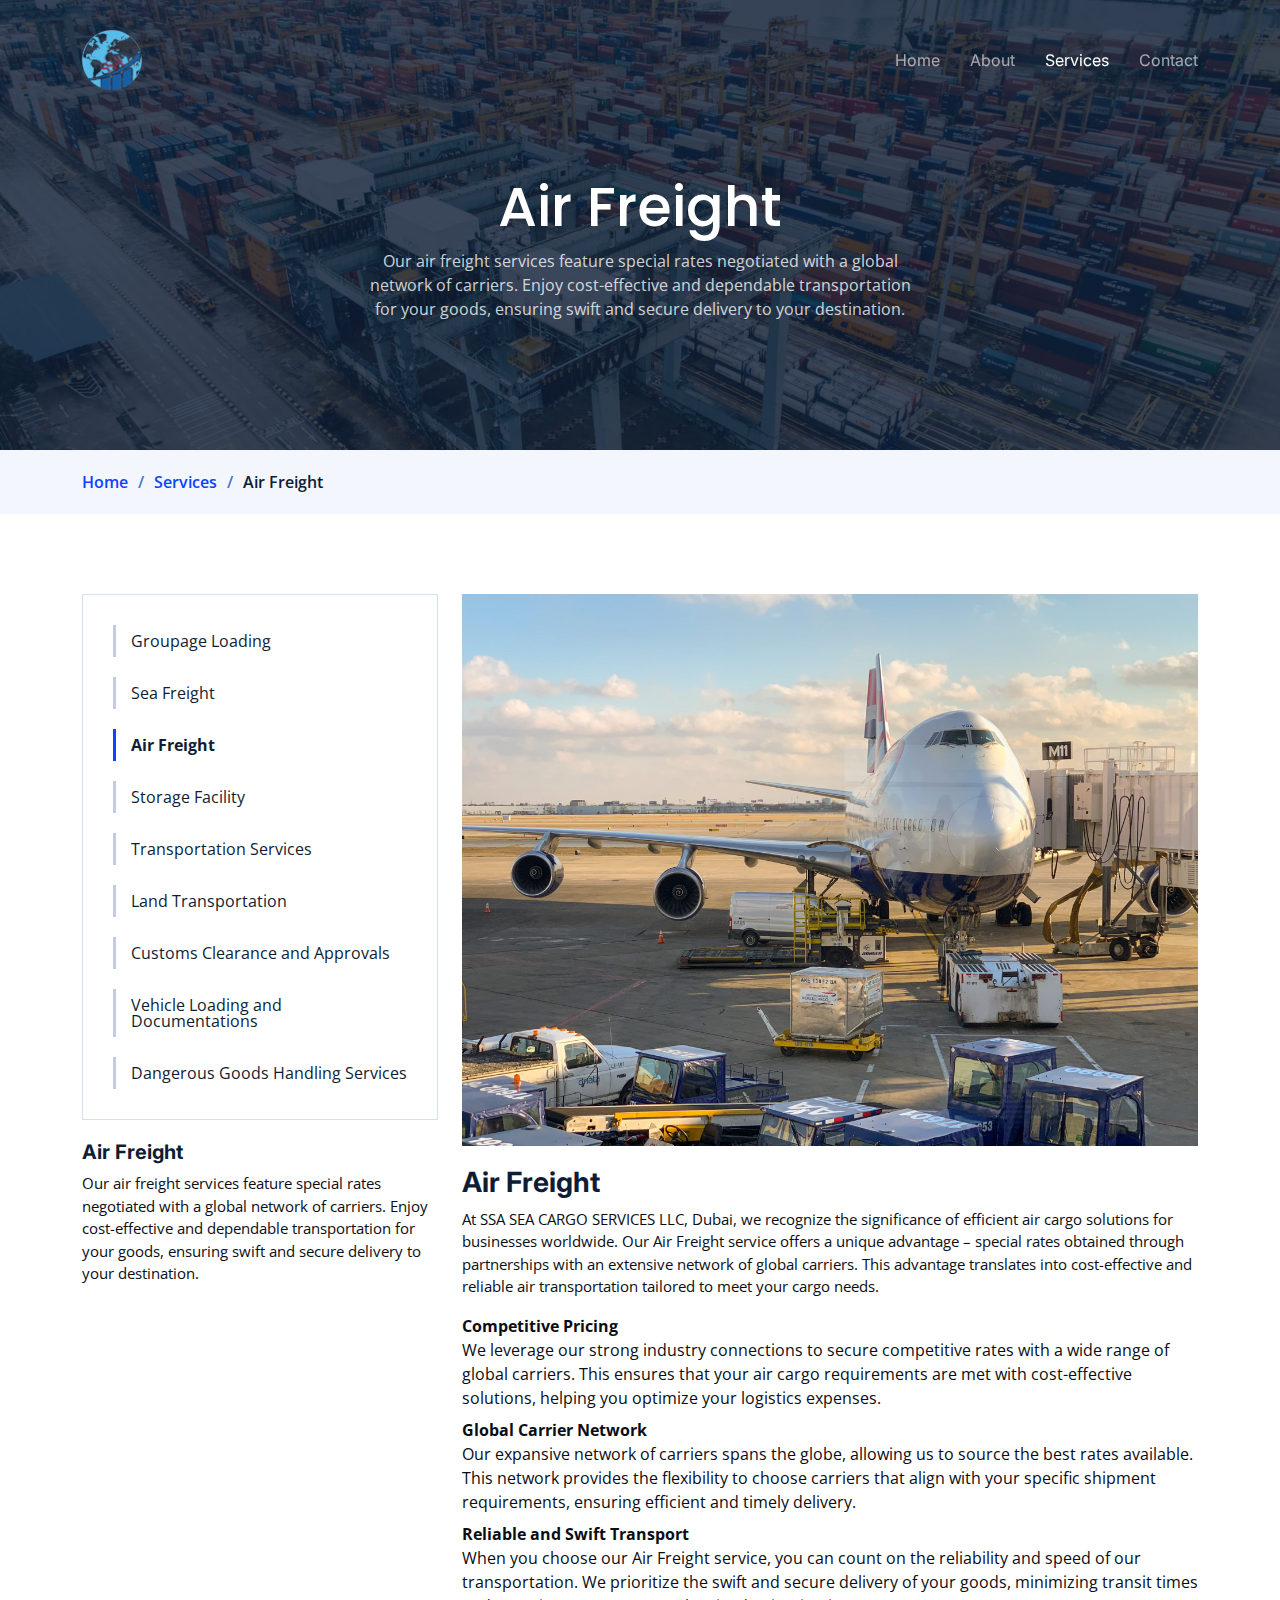
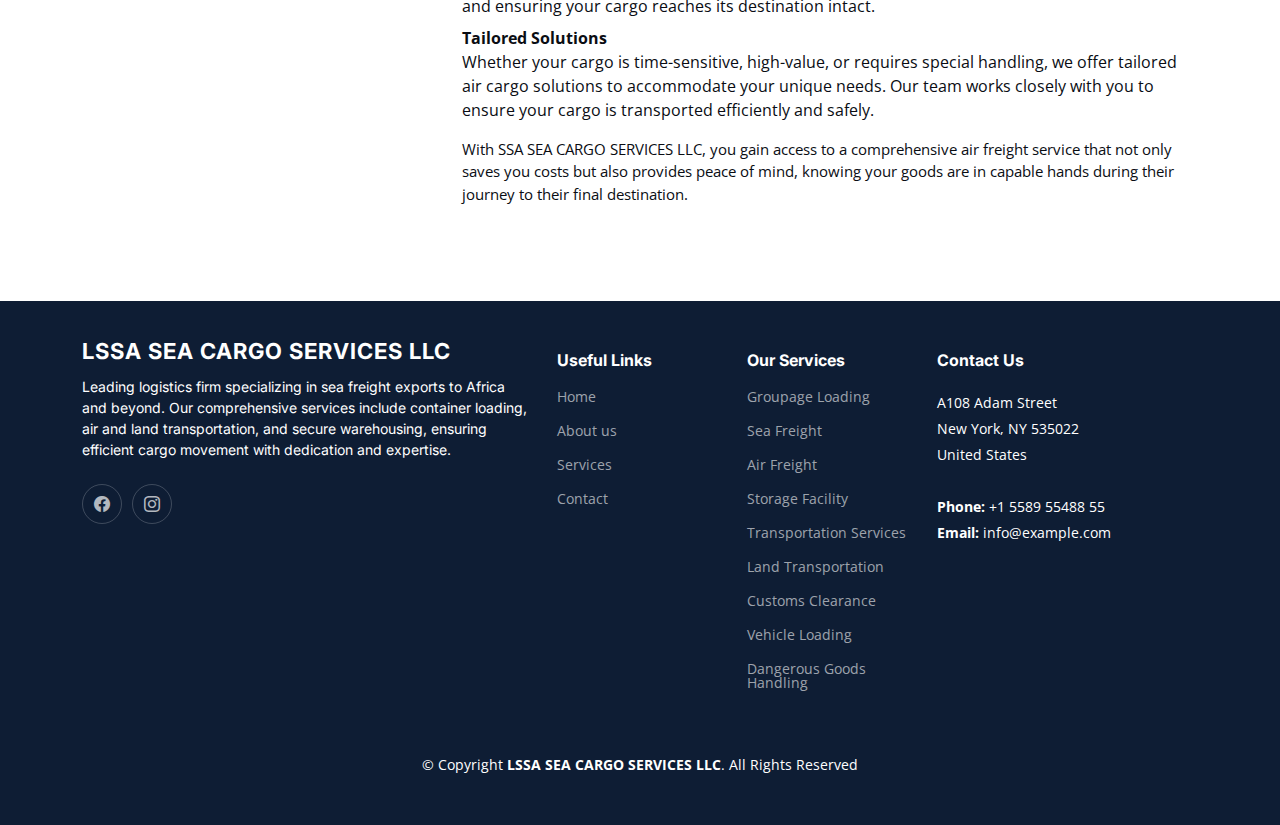
<file: airFreight.html>
<!DOCTYPE html>
<html lang="en">
  <head>
    <meta charset="utf-8" />
    <meta content="width=device-width, initial-scale=1.0" name="viewport" />

    <title>SSA SEA CARGO</title>
    <meta content="" name="description" />
    <meta content="" name="keywords" />

    <!-- Favicons -->
    <link href="assets/img/logocircle.png" rel="icon" />

    <!-- Google Fonts -->
    <link rel="preconnect" href="https://fonts.googleapis.com" />
    <link rel="preconnect" href="https://fonts.gstatic.com" crossorigin />
    <link
      href="https://fonts.googleapis.com/css2?family=Open+Sans:ital,wght@0,300;0,400;0,500;0,600;0,700;1,300;1,400;1,600;1,700&family=Poppins:ital,wght@0,300;0,400;0,500;0,600;0,700;1,300;1,400;1,500;1,600;1,700&family=Inter:ital,wght@0,300;0,400;0,500;0,600;0,700;1,300;1,400;1,500;1,600;1,700&display=swap"
      rel="stylesheet"
    />

    <!-- Vendor CSS Files -->
    <link
      href="assets/vendor/bootstrap/css/bootstrap.min.css"
      rel="stylesheet"
    />
    <link
      href="assets/vendor/bootstrap-icons/bootstrap-icons.css"
      rel="stylesheet"
    />
    <link
      href="assets/vendor/fontawesome-free/css/all.min.css"
      rel="stylesheet"
    />
    <link
      href="assets/vendor/glightbox/css/glightbox.min.css"
      rel="stylesheet"
    />
    <link href="assets/vendor/swiper/swiper-bundle.min.css" rel="stylesheet" />
    <link href="assets/vendor/aos/aos.css" rel="stylesheet" />

    <!-- Template Main CSS File -->
    <link href="assets/css/main.css" rel="stylesheet" />
  </head>

  <body>
    <!-- ======= Header ======= -->
    <header id="header" class="header d-flex align-items-center fixed-top">
      <div
        class="container-fluid container-xl d-flex align-items-center justify-content-between"
      >
        <a href="index.html" class="logo d-flex align-items-center">
          <!-- Uncomment the line below if you also wish to use an image logo -->
          <img src="assets/img/logocircle.png" alt="" />
          <!-- <h1>Logis</h1> -->
        </a>

        <i class="mobile-nav-toggle mobile-nav-show bi bi-list"></i>
        <i class="mobile-nav-toggle mobile-nav-hide d-none bi bi-x"></i>
        <nav id="navbar" class="navbar">
          <ul>
            <li><a href="index.html">Home</a></li>
            <li><a href="about.html">About</a></li>
            <li><a href="services.html" class="active">Services</a></li>
            <li><a href="contact.html">Contact</a></li>
          </ul>
        </nav>
        <!-- .navbar -->
      </div>
    </header>
    <!-- End Header -->

    <main id="main">
      <!-- ======= Breadcrumbs ======= -->
      <div class="breadcrumbs">
        <div
          class="page-header d-flex align-items-center"
          style="background-image: url('assets/img/page-header.jpg')"
        >
          <div class="container position-relative">
            <div class="row d-flex justify-content-center">
              <div class="col-lg-6 text-center">
                <h2>Air Freight</h2>
                <p>
                  Our air freight services feature special rates negotiated with
                  a global network of carriers. Enjoy cost-effective and
                  dependable transportation for your goods, ensuring swift and
                  secure delivery to your destination.
                </p>
              </div>
            </div>
          </div>
        </div>
        <nav>
          <div class="container">
            <ol>
              <li><a href="index.html">Home</a></li>
              <li><a href="services.html">Services</a></li>
              <li>Air Freight</li>
            </ol>
          </div>
        </nav>
      </div>
      <!-- End Breadcrumbs -->

      <!-- ======= Service Details Section ======= -->
      <section id="service-details" class="service-details">
        <div class="container" data-aos="fade-up">
          <div class="row gy-4">
            <div class="col-lg-4">
              <div class="services-list">
                <a href="groupageLoading.html">Groupage Loading</a>
                <a href="seaFreight.html">Sea Freight</a>
                <a href="airFreight.html" class="active">Air Freight</a>
                <a href="storageFacility.html">Storage Facility</a>
                <a href="transportationService.html">Transportation Services</a>
                <a href="landTransportation.html">Land Transportation</a>
                <a href="customsClearance.html"
                  >Customs Clearance and Approvals</a
                >
                <a href="vehicleLoading.html"
                  >Vehicle Loading and Documentations</a
                >
                <a href="dangerousGoodsHandling.html"
                  >Dangerous Goods Handling Services</a
                >
              </div>

              <h4>Air Freight</h4>
              <p>
                Our air freight services feature special rates negotiated with a
                global network of carriers. Enjoy cost-effective and dependable
                transportation for your goods, ensuring swift and secure
                delivery to your destination.
              </p>
            </div>

            <div class="col-lg-8">
              <img
                src="assets/img/air-Freight1.jpg"
                alt=""
                class="img-fluid services-img"
              />
              <h3>Air Freight</h3>
              <p>
                At SSA SEA CARGO SERVICES LLC, Dubai, we recognize the
                significance of efficient air cargo solutions for businesses
                worldwide. Our Air Freight service offers a unique advantage –
                special rates obtained through partnerships with an extensive
                network of global carriers. This advantage translates into
                cost-effective and reliable air transportation tailored to meet
                your cargo needs.
              </p>
              <dl>
                <dt>Competitive Pricing</dt>
                <dd>
                  We leverage our strong industry connections to secure
                  competitive rates with a wide range of global carriers. This
                  ensures that your air cargo requirements are met with
                  cost-effective solutions, helping you optimize your logistics
                  expenses.
                </dd>

                <dt>Global Carrier Network</dt>
                <dd>
                  Our expansive network of carriers spans the globe, allowing us
                  to source the best rates available. This network provides the
                  flexibility to choose carriers that align with your specific
                  shipment requirements, ensuring efficient and timely delivery.
                </dd>

                <dt>Reliable and Swift Transport</dt>
                <dd>
                  When you choose our Air Freight service, you can count on the
                  reliability and speed of our transportation. We prioritize the
                  swift and secure delivery of your goods, minimizing transit
                  times and ensuring your cargo reaches its destination intact.
                </dd>

                <dt>Tailored Solutions</dt>
                <dd>
                  Whether your cargo is time-sensitive, high-value, or requires
                  special handling, we offer tailored air cargo solutions to
                  accommodate your unique needs. Our team works closely with you
                  to ensure your cargo is transported efficiently and safely.
                </dd>
              </dl>
              <p>
                With SSA SEA CARGO SERVICES LLC, you gain access to a
                comprehensive air freight service that not only saves you costs
                but also provides peace of mind, knowing your goods are in
                capable hands during their journey to their final destination.
              </p>
            </div>
          </div>
        </div>
      </section>
      <!-- End Service Details Section -->
    </main>
    <!-- End #main -->

    <!-- ======= Footer ======= -->
    <footer id="footer" class="footer">
      <div class="container">
        <div class="row gy-4">
          <div class="col-lg-5 col-md-12 footer-info">
            <a href="index.html" class="logo d-flex align-items-center">
              <span>LSSA SEA CARGO SERVICES LLC</span>
            </a>
            <p>
              Leading logistics firm specializing in sea freight exports to
              Africa and beyond. Our comprehensive services include container
              loading, air and land transportation, and secure warehousing,
              ensuring efficient cargo movement with dedication and expertise.
            </p>
            <div class="social-links d-flex mt-4">
              <a href="#" class="facebook"><i class="bi bi-facebook"></i></a>
              <a href="#" class="instagram"><i class="bi bi-instagram"></i></a>
              <!-- <a href="#" class="linkedin"><i class="bi bi-linkedin"></i></a> -->
            </div>
          </div>

          <div class="col-lg-2 col-6 footer-links">
            <h4>Useful Links</h4>
            <ul>
              <li><a href="index.html">Home</a></li>
              <li><a href="about.html">About us</a></li>
              <li><a href="services.html">Services</a></li>
              <li><a href="contact.html">Contact</a></li>
            </ul>
          </div>

          <div class="col-lg-2 col-6 footer-links">
            <h4>Our Services</h4>
            <ul>
              <li><a href="groupageLoading.html">Groupage Loading</a></li>
              <li><a href="seaFreight.html">Sea Freight</a></li>
              <li><a href="airFreight.html">Air Freight</a></li>
              <li><a href="storageFacility.html">Storage Facility</a></li>
              <li>
                <a href="transportationService.html">Transportation Services</a>
              </li>
              <li><a href="landTransportation.html">Land Transportation</a></li>
              <li><a href="customsClearance.html">Customs Clearance</a></li>
              <li><a href="vehicleLoading.html">Vehicle Loading</a></li>
              <li>
                <a href="dangerousGoodsHandling.html"
                  >Dangerous Goods Handling
                </a>
              </li>
            </ul>
          </div>

          <div
            class="col-lg-3 col-md-12 footer-contact text-center text-md-start"
          >
            <h4>Contact Us</h4>
            <p>
              A108 Adam Street <br />
              New York, NY 535022<br />
              United States <br /><br />
              <strong>Phone:</strong> +1 5589 55488 55<br />
              <strong>Email:</strong> info@example.com<br />
            </p>
          </div>
        </div>
      </div>

      <div class="container mt-4">
        <div class="copyright">
          &copy; Copyright
          <strong
            ><span
              ><a href="index.html" style="color: white"
                >LSSA SEA CARGO SERVICES LLC</a
              ></span
            ></strong
          >. All Rights Reserved
        </div>
      </div>
    </footer>
    <!-- End Footer -->

    <a
      href="#"
      class="scroll-top d-flex align-items-center justify-content-center"
      ><i class="bi bi-arrow-up-short"></i
    ></a>
    <div id="preloader"></div>

    <!-- Vendor JS Files -->
    <script src="assets/vendor/bootstrap/js/bootstrap.bundle.min.js"></script>
    <script src="assets/vendor/purecounter/purecounter_vanilla.js"></script>
    <script src="assets/vendor/glightbox/js/glightbox.min.js"></script>
    <script src="assets/vendor/swiper/swiper-bundle.min.js"></script>
    <script src="assets/vendor/aos/aos.js"></script>
    <script src="assets/vendor/php-email-form/validate.js"></script>

    <!-- Template Main JS File -->
    <script src="assets/js/main.js"></script>
  </body>
</html>
</file>
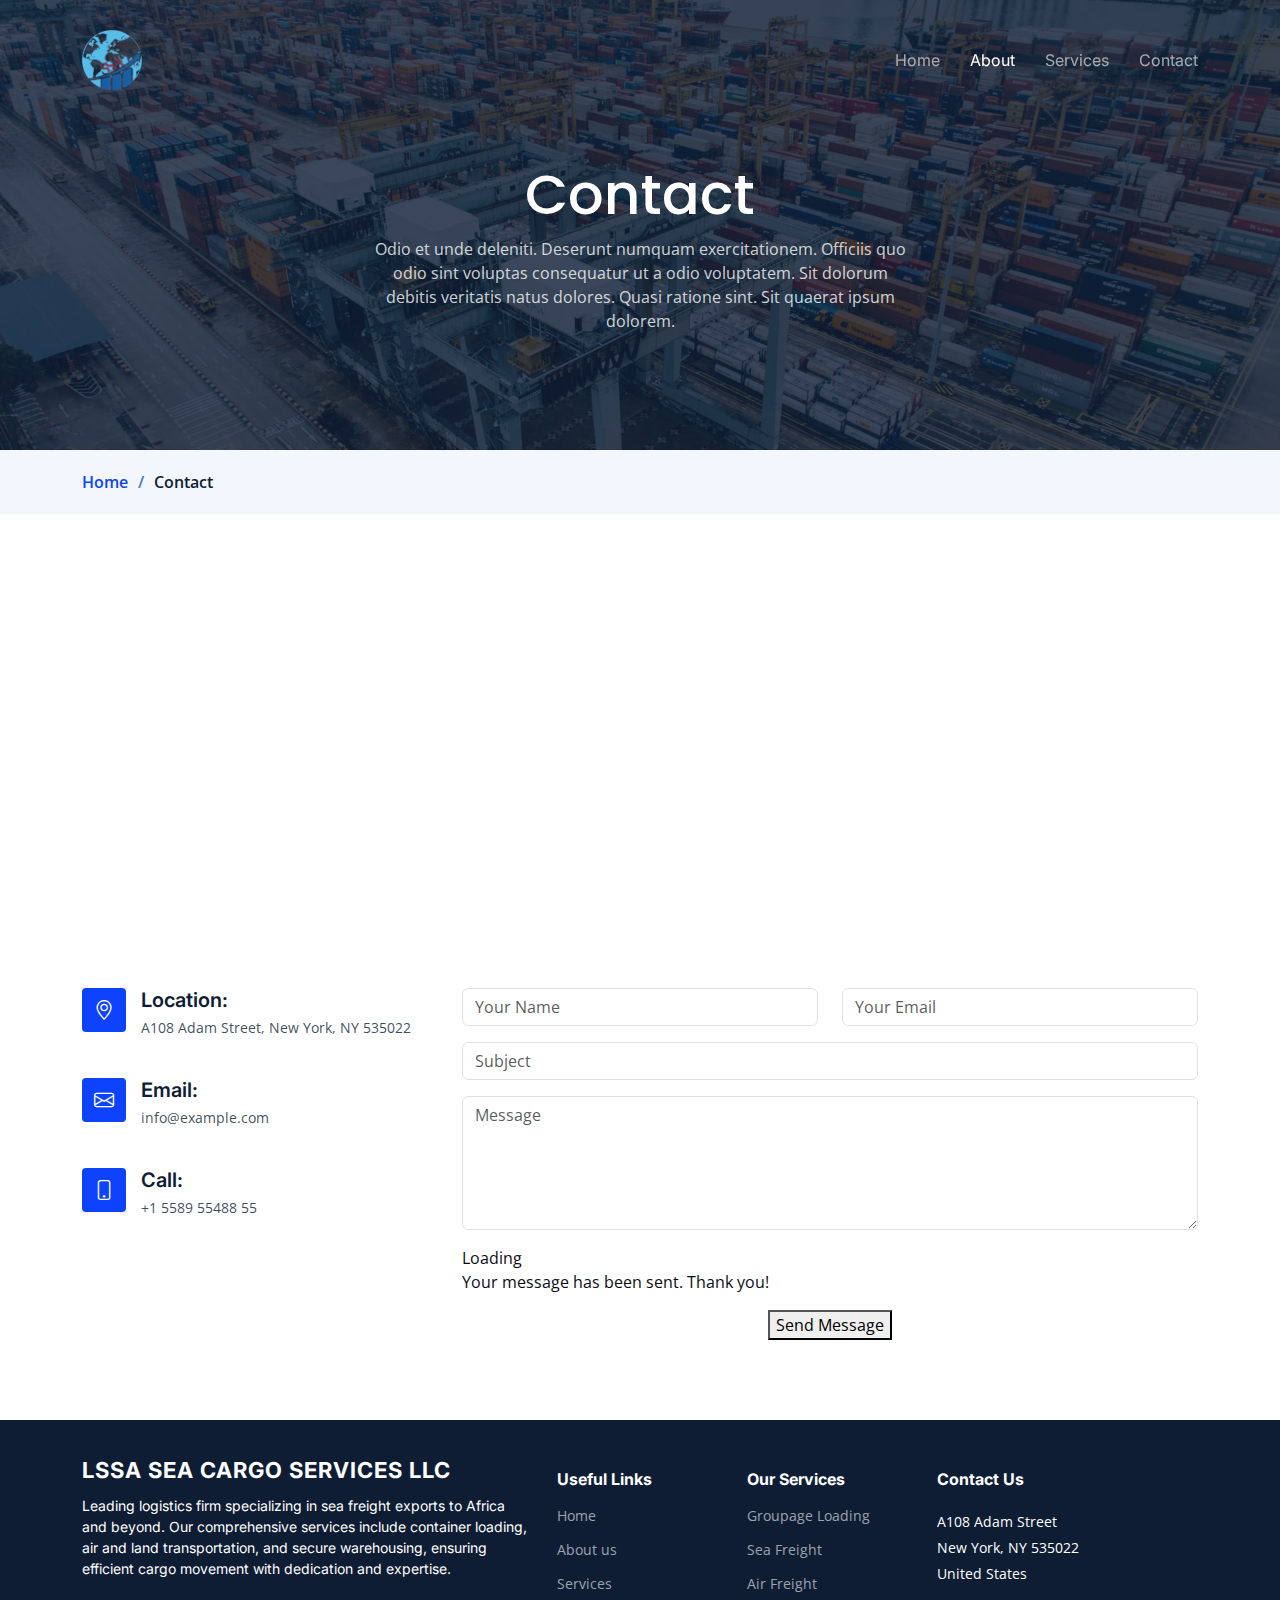
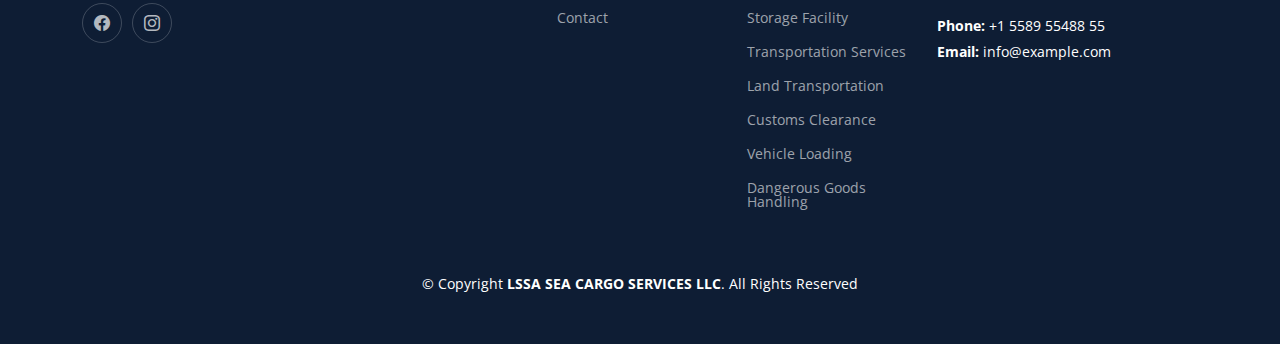
<file: contact.html>
<!DOCTYPE html>
<html lang="en">

<head>
  <meta charset="utf-8">
  <meta content="width=device-width, initial-scale=1.0" name="viewport">

  <title>SSA SEA CARGO</title>
  <meta content="" name="description">
  <meta content="" name="keywords">

  <!-- Favicons -->
  <link href="assets/img/logocircle.png" rel="icon">


  <!-- Google Fonts -->
  <link rel="preconnect" href="https://fonts.googleapis.com">
  <link rel="preconnect" href="https://fonts.gstatic.com" crossorigin>
  <link href="https://fonts.googleapis.com/css2?family=Open+Sans:ital,wght@0,300;0,400;0,500;0,600;0,700;1,300;1,400;1,600;1,700&family=Poppins:ital,wght@0,300;0,400;0,500;0,600;0,700;1,300;1,400;1,500;1,600;1,700&family=Inter:ital,wght@0,300;0,400;0,500;0,600;0,700;1,300;1,400;1,500;1,600;1,700&display=swap" rel="stylesheet">

  <!-- Vendor CSS Files -->
  <link href="assets/vendor/bootstrap/css/bootstrap.min.css" rel="stylesheet">
  <link href="assets/vendor/bootstrap-icons/bootstrap-icons.css" rel="stylesheet">
  <link href="assets/vendor/fontawesome-free/css/all.min.css" rel="stylesheet">
  <link href="assets/vendor/glightbox/css/glightbox.min.css" rel="stylesheet">
  <link href="assets/vendor/swiper/swiper-bundle.min.css" rel="stylesheet">
  <link href="assets/vendor/aos/aos.css" rel="stylesheet">

  <!-- Template Main CSS File -->
  <link href="assets/css/main.css" rel="stylesheet">

</head>

<body>

  <!-- ======= Header ======= -->
  <header id="header" class="header d-flex align-items-center fixed-top">
    <div
      class="container-fluid container-xl d-flex align-items-center justify-content-between"
    >
      <a href="index.html" class="logo d-flex align-items-center">
        <!-- Uncomment the line below if you also wish to use an image logo -->
        <img src="assets/img/logocircle.png" alt="" />
        <!-- <h1>Logis</h1> -->
      </a>

      <i class="mobile-nav-toggle mobile-nav-show bi bi-list"></i>
      <i class="mobile-nav-toggle mobile-nav-hide d-none bi bi-x"></i>
      <nav id="navbar" class="navbar">
        <ul>
          <li><a href="index.html">Home</a></li>
          <li><a href="about.html" class="active">About</a></li>
          <li><a href="services.html">Services</a></li>
          <li><a href="contact.html">Contact</a></li>
        </ul>
      </nav>
      <!-- .navbar -->
    </div>
  </header>
  <!-- End Header -->

  <main id="main">

    <!-- ======= Breadcrumbs ======= -->
    <div class="breadcrumbs">
      <div class="page-header d-flex align-items-center" style="background-image: url('assets/img/page-header.jpg');">
        <div class="container position-relative">
          <div class="row d-flex justify-content-center">
            <div class="col-lg-6 text-center">
              <h2>Contact</h2>
              <p>Odio et unde deleniti. Deserunt numquam exercitationem. Officiis quo odio sint voluptas consequatur ut a odio voluptatem. Sit dolorum debitis veritatis natus dolores. Quasi ratione sint. Sit quaerat ipsum dolorem.</p>
            </div>
          </div>
        </div>
      </div>
      <nav>
        <div class="container">
          <ol>
            <li><a href="index.html">Home</a></li>
            <li>Contact</li>
          </ol>
        </div>
      </nav>
    </div><!-- End Breadcrumbs -->

    <!-- ======= Contact Section ======= -->
    <section id="contact" class="contact">
      <div class="container" data-aos="fade-up">

        <div>
          <iframe style="border:0; width: 100%; height: 340px;" src="https://www.google.com/maps/embed?pb=!1m14!1m8!1m3!1d12097.433213460943!2d-74.0062269!3d40.7101282!3m2!1i1024!2i768!4f13.1!3m3!1m2!1s0x0%3A0xb89d1fe6bc499443!2sDowntown+Conference+Center!5e0!3m2!1smk!2sbg!4v1539943755621" frameborder="0" allowfullscreen></iframe>
        </div><!-- End Google Maps -->

        <div class="row gy-4 mt-4">

          <div class="col-lg-4">

            <div class="info-item d-flex">
              <i class="bi bi-geo-alt flex-shrink-0"></i>
              <div>
                <h4>Location:</h4>
                <p>A108 Adam Street, New York, NY 535022</p>
              </div>
            </div><!-- End Info Item -->

            <div class="info-item d-flex">
              <i class="bi bi-envelope flex-shrink-0"></i>
              <div>
                <h4>Email:</h4>
                <p>info@example.com</p>
              </div>
            </div><!-- End Info Item -->

            <div class="info-item d-flex">
              <i class="bi bi-phone flex-shrink-0"></i>
              <div>
                <h4>Call:</h4>
                <p>+1 5589 55488 55</p>
              </div>
            </div><!-- End Info Item -->

          </div>

          <div class="col-lg-8">
            <form action="forms/contact.php" method="post" role="form" class="php-email-form">
              <div class="row">
                <div class="col-md-6 form-group">
                  <input type="text" name="name" class="form-control" id="name" placeholder="Your Name" required>
                </div>
                <div class="col-md-6 form-group mt-3 mt-md-0">
                  <input type="email" class="form-control" name="email" id="email" placeholder="Your Email" required>
                </div>
              </div>
              <div class="form-group mt-3">
                <input type="text" class="form-control" name="subject" id="subject" placeholder="Subject" required>
              </div>
              <div class="form-group mt-3">
                <textarea class="form-control" name="message" rows="5" placeholder="Message" required></textarea>
              </div>
              <div class="my-3">
                <div class="loading">Loading</div>
                <div class="error-message"></div>
                <div class="sent-message">Your message has been sent. Thank you!</div>
              </div>
              <div class="text-center"><button type="submit">Send Message</button></div>
            </form>
          </div><!-- End Contact Form -->

        </div>

      </div>
    </section><!-- End Contact Section -->

  </main><!-- End #main -->

  <!-- ======= Footer ======= -->
  <footer id="footer" class="footer">
    <div class="container">
      <div class="row gy-4">
        <div class="col-lg-5 col-md-12 footer-info">
          <a href="index.html" class="logo d-flex align-items-center">
            <span>LSSA SEA CARGO SERVICES LLC</span>
          </a>
          <p>
            Leading logistics firm specializing in sea freight exports to
            Africa and beyond. Our comprehensive services include container
            loading, air and land transportation, and secure warehousing,
            ensuring efficient cargo movement with dedication and expertise.
          </p>
          <div class="social-links d-flex mt-4">
            <a href="#" class="facebook"><i class="bi bi-facebook"></i></a>
            <a href="#" class="instagram"><i class="bi bi-instagram"></i></a>
            <!-- <a href="#" class="linkedin"><i class="bi bi-linkedin"></i></a> -->
          </div>
        </div>

        <div class="col-lg-2 col-6 footer-links">
          <h4>Useful Links</h4>
          <ul>
            <li><a href="index.html">Home</a></li>
            <li><a href="about.html">About us</a></li>
            <li><a href="services.html">Services</a></li>
            <li><a href="contact.html">Contact</a></li>
          </ul>
        </div>

        <div class="col-lg-2 col-6 footer-links">
          <h4>Our Services</h4>
          <ul>
            <li><a href="groupageLoading.html">Groupage Loading</a></li>
            <li><a href="seaFreight.html">Sea Freight</a></li>
            <li><a href="airFreight.html">Air Freight</a></li>
            <li><a href="storageFacility.html">Storage Facility</a></li>
            <li><a href="transportationService.html">Transportation Services</a></li>
            <li><a href="landTransportation.html">Land Transportation</a></li>
            <li><a href="customsClearance.html">Customs Clearance</a></li>
            <li><a href="vehicleLoading.html">Vehicle Loading</a></li>
            <li><a href="dangerousGoodsHandling.html">Dangerous Goods Handling </a></li>
          </ul>
        </div>

        <div
          class="col-lg-3 col-md-12 footer-contact text-center text-md-start"
        >
          <h4>Contact Us</h4>
          <p>
            A108 Adam Street <br />
            New York, NY 535022<br />
            United States <br /><br />
            <strong>Phone:</strong> +1 5589 55488 55<br />
            <strong>Email:</strong> info@example.com<br />
          </p>
        </div>
      </div>
    </div>

    <div class="container mt-4">
      <div class="copyright">
        &copy; Copyright
        <strong
          ><span
            ><a href="index.html" style="color: white"
              >LSSA SEA CARGO SERVICES LLC</a
            ></span
          ></strong
        >. All Rights Reserved
      </div>
    </div>
  </footer>
  <!-- End Footer -->

  <a href="#" class="scroll-top d-flex align-items-center justify-content-center"><i class="bi bi-arrow-up-short"></i></a>

  <div id="preloader"></div>

  <!-- Vendor JS Files -->
  <script src="assets/vendor/bootstrap/js/bootstrap.bundle.min.js"></script>
  <script src="assets/vendor/purecounter/purecounter_vanilla.js"></script>
  <script src="assets/vendor/glightbox/js/glightbox.min.js"></script>
  <script src="assets/vendor/swiper/swiper-bundle.min.js"></script>
  <script src="assets/vendor/aos/aos.js"></script>
  <script src="assets/vendor/php-email-form/validate.js"></script>

  <!-- Template Main JS File -->
  <script src="assets/js/main.js"></script>

</body>

</html>
</file>
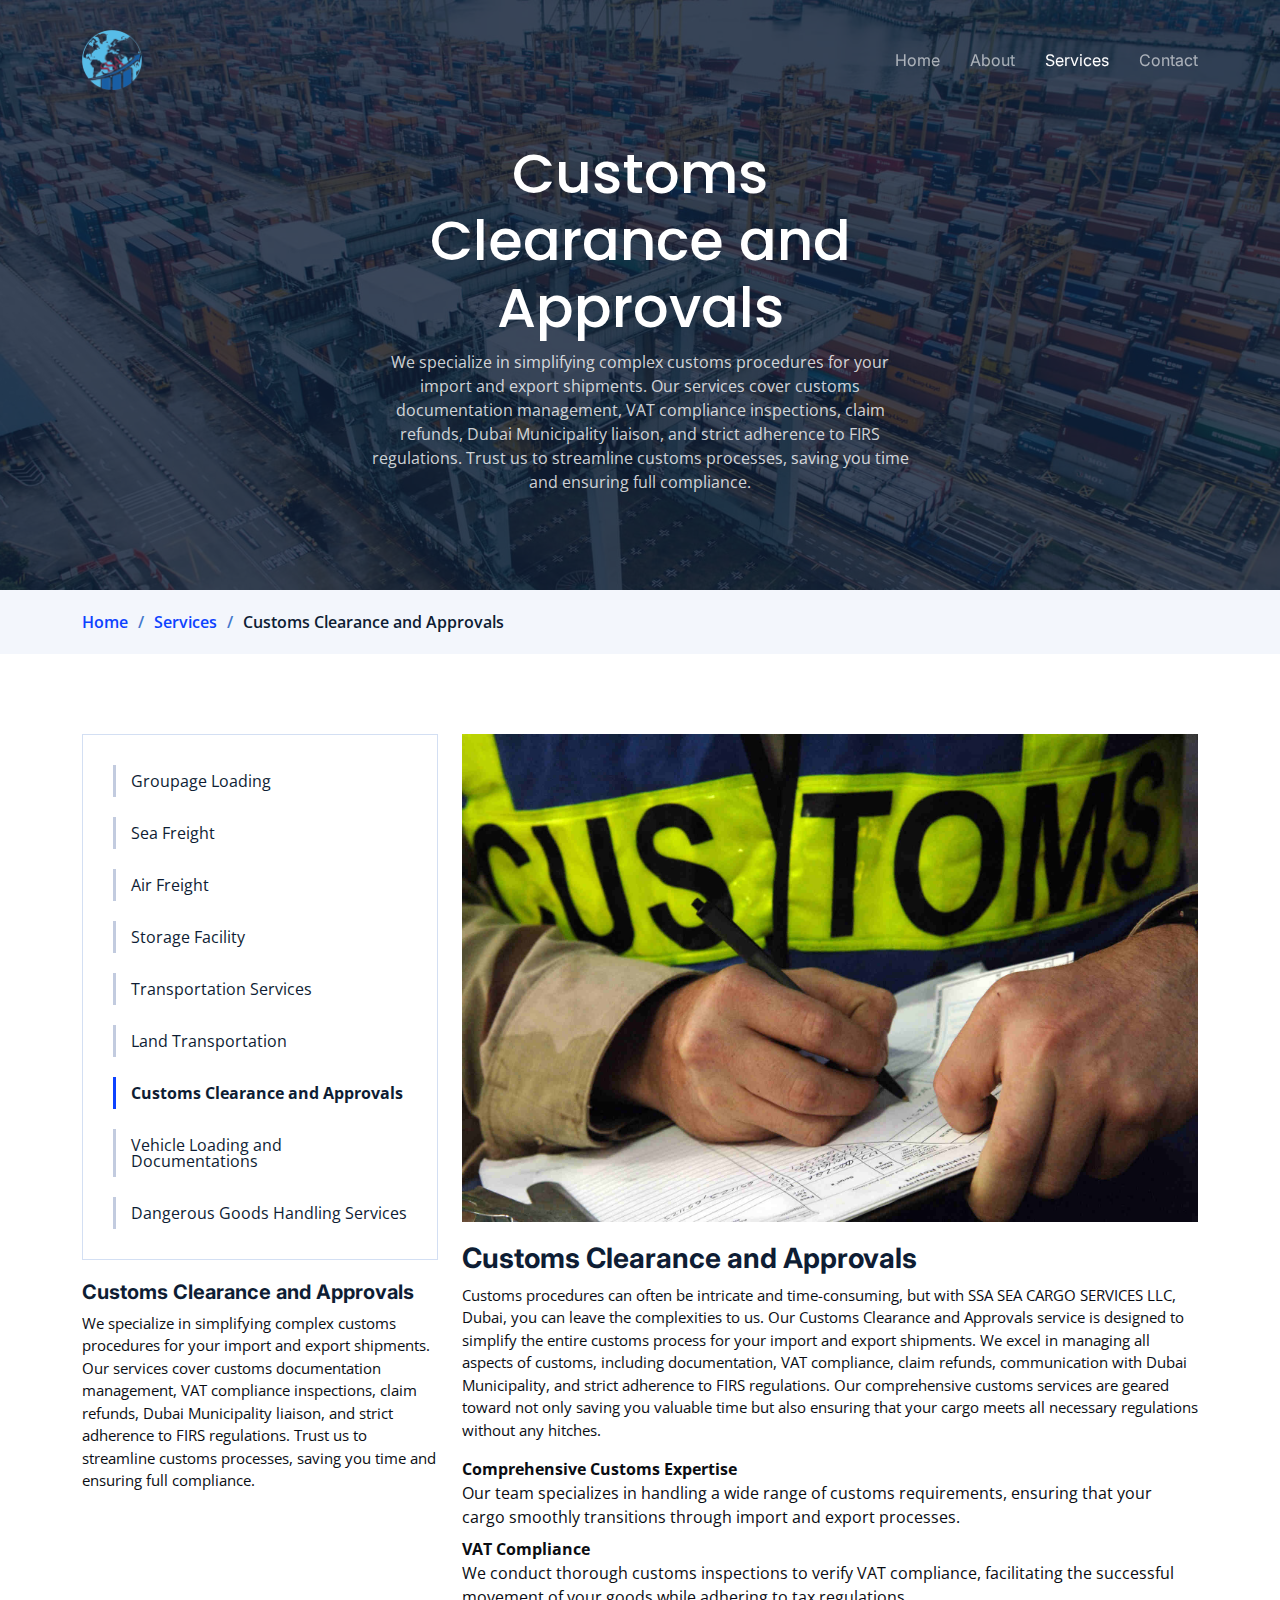
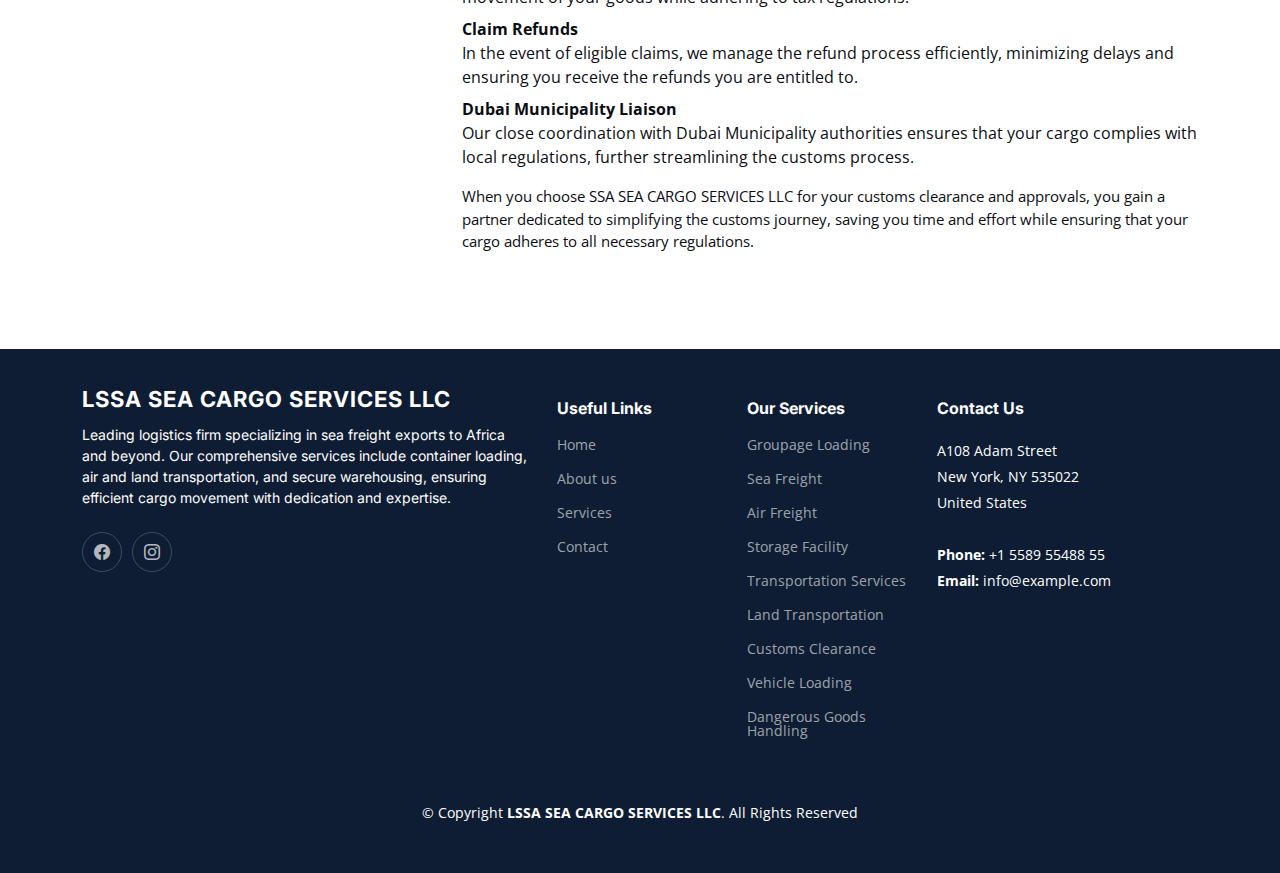
<file: customsClearance.html>
<!DOCTYPE html>
<html lang="en">
  <head>
    <meta charset="utf-8" />
    <meta content="width=device-width, initial-scale=1.0" name="viewport" />

    <title>SSA SEA CARGO</title>
    <meta content="" name="description" />
    <meta content="" name="keywords" />

    <!-- Favicons -->
    <link href="assets/img/logocircle.png" rel="icon" />

    <!-- Google Fonts -->
    <link rel="preconnect" href="https://fonts.googleapis.com" />
    <link rel="preconnect" href="https://fonts.gstatic.com" crossorigin />
    <link
      href="https://fonts.googleapis.com/css2?family=Open+Sans:ital,wght@0,300;0,400;0,500;0,600;0,700;1,300;1,400;1,600;1,700&family=Poppins:ital,wght@0,300;0,400;0,500;0,600;0,700;1,300;1,400;1,500;1,600;1,700&family=Inter:ital,wght@0,300;0,400;0,500;0,600;0,700;1,300;1,400;1,500;1,600;1,700&display=swap"
      rel="stylesheet"
    />

    <!-- Vendor CSS Files -->
    <link
      href="assets/vendor/bootstrap/css/bootstrap.min.css"
      rel="stylesheet"
    />
    <link
      href="assets/vendor/bootstrap-icons/bootstrap-icons.css"
      rel="stylesheet"
    />
    <link
      href="assets/vendor/fontawesome-free/css/all.min.css"
      rel="stylesheet"
    />
    <link
      href="assets/vendor/glightbox/css/glightbox.min.css"
      rel="stylesheet"
    />
    <link href="assets/vendor/swiper/swiper-bundle.min.css" rel="stylesheet" />
    <link href="assets/vendor/aos/aos.css" rel="stylesheet" />

    <!-- Template Main CSS File -->
    <link href="assets/css/main.css" rel="stylesheet" />
  </head>

  <body>
    <!-- ======= Header ======= -->
    <header id="header" class="header d-flex align-items-center fixed-top">
      <div
        class="container-fluid container-xl d-flex align-items-center justify-content-between"
      >
        <a href="index.html" class="logo d-flex align-items-center">
          <!-- Uncomment the line below if you also wish to use an image logo -->
          <img src="assets/img/logocircle.png" alt="" />
          <!-- <h1>Logis</h1> -->
        </a>

        <i class="mobile-nav-toggle mobile-nav-show bi bi-list"></i>
        <i class="mobile-nav-toggle mobile-nav-hide d-none bi bi-x"></i>
        <nav id="navbar" class="navbar">
          <ul>
            <li><a href="index.html">Home</a></li>
            <li><a href="about.html">About</a></li>
            <li><a href="services.html" class="active">Services</a></li>
            <li><a href="contact.html">Contact</a></li>
          </ul>
        </nav>
        <!-- .navbar -->
      </div>
    </header>
    <!-- End Header -->

    <main id="main">
      <!-- ======= Breadcrumbs ======= -->
      <div class="breadcrumbs">
        <div
          class="page-header d-flex align-items-center"
          style="background-image: url('assets/img/page-header.jpg')"
        >
          <div class="container position-relative">
            <div class="row d-flex justify-content-center">
              <div class="col-lg-6 text-center">
                <h2>Customs Clearance and Approvals</h2>
                <p>
                  We specialize in simplifying complex customs procedures for
                  your import and export shipments. Our services cover customs
                  documentation management, VAT compliance inspections, claim
                  refunds, Dubai Municipality liaison, and strict adherence to
                  FIRS regulations. Trust us to streamline customs processes,
                  saving you time and ensuring full compliance.
                </p>
              </div>
            </div>
          </div>
        </div>
        <nav>
          <div class="container">
            <ol>
              <li><a href="index.html">Home</a></li>
              <li><a href="services.html">Services</a></li>
              <li>Customs Clearance and Approvals</li>
            </ol>
          </div>
        </nav>
      </div>
      <!-- End Breadcrumbs -->

      <!-- ======= Service Details Section ======= -->
      <section id="service-details" class="service-details">
        <div class="container" data-aos="fade-up">
          <div class="row gy-4">
            <div class="col-lg-4">
              <div class="services-list">
                <a href="groupageLoading.html">Groupage Loading</a>
                <a href="seaFreight.html">Sea Freight</a>
                <a href="airFreight.html">Air Freight</a>
                <a href="storageFacility.html">Storage Facility</a>
                <a href="transportationService.html">Transportation Services</a>
                <a href="landTransportation.html">Land Transportation</a>
                <a href="customsClearance.html" class="active"
                  >Customs Clearance and Approvals</a
                >
                <a href="vehicleLoading.html"
                  >Vehicle Loading and Documentations</a
                >
                <a href="dangerousGoodsHandling.html"
                  >Dangerous Goods Handling Services</a
                >
              </div>

              <h4>Customs Clearance and Approvals</h4>
              <p>
                We specialize in simplifying complex customs procedures for your
                import and export shipments. Our services cover customs
                documentation management, VAT compliance inspections, claim
                refunds, Dubai Municipality liaison, and strict adherence to
                FIRS regulations. Trust us to streamline customs processes,
                saving you time and ensuring full compliance.
              </p>
            </div>

            <div class="col-lg-8">
              <img
                src="assets/img/services/customs-clearance.jpg"
                alt=""
                class="img-fluid services-img"
              />
              <h3>Customs Clearance and Approvals</h3>
              <p>
                Customs procedures can often be intricate and time-consuming,
                but with SSA SEA CARGO SERVICES LLC, Dubai, you can leave the
                complexities to us. Our Customs Clearance and Approvals service
                is designed to simplify the entire customs process for your
                import and export shipments. We excel in managing all aspects of
                customs, including documentation, VAT compliance, claim refunds,
                communication with Dubai Municipality, and strict adherence to
                FIRS regulations. Our comprehensive customs services are geared
                toward not only saving you valuable time but also ensuring that
                your cargo meets all necessary regulations without any hitches.
              </p>
              <dl>
                <dt>Comprehensive Customs Expertise</dt>
                <dd>
                  Our team specializes in handling a wide range of customs
                  requirements, ensuring that your cargo smoothly transitions
                  through import and export processes.
                </dd>

                <dt>VAT Compliance</dt>
                <dd>
                  We conduct thorough customs inspections to verify VAT
                  compliance, facilitating the successful movement of your goods
                  while adhering to tax regulations.
                </dd>
                <dt>Claim Refunds</dt>
                <dd>
                  In the event of eligible claims, we manage the refund process
                  efficiently, minimizing delays and ensuring you receive the
                  refunds you are entitled to.
                </dd>
                <dt>Dubai Municipality Liaison</dt>
                <dd>
                  Our close coordination with Dubai Municipality authorities
                  ensures that your cargo complies with local regulations,
                  further streamlining the customs process.
                </dd>
              </dl>
              <p>
                When you choose SSA SEA CARGO SERVICES LLC for your customs
                clearance and approvals, you gain a partner dedicated to
                simplifying the customs journey, saving you time and effort
                while ensuring that your cargo adheres to all necessary
                regulations.
              </p>
            </div>
          </div>
        </div>
      </section>
      <!-- End Service Details Section -->
    </main>
    <!-- End #main -->

    <!-- ======= Footer ======= -->
    <footer id="footer" class="footer">
      <div class="container">
        <div class="row gy-4">
          <div class="col-lg-5 col-md-12 footer-info">
            <a href="index.html" class="logo d-flex align-items-center">
              <span>LSSA SEA CARGO SERVICES LLC</span>
            </a>
            <p>
              Leading logistics firm specializing in sea freight exports to
              Africa and beyond. Our comprehensive services include container
              loading, air and land transportation, and secure warehousing,
              ensuring efficient cargo movement with dedication and expertise.
            </p>
            <div class="social-links d-flex mt-4">
              <a href="#" class="facebook"><i class="bi bi-facebook"></i></a>
              <a href="#" class="instagram"><i class="bi bi-instagram"></i></a>
              <!-- <a href="#" class="linkedin"><i class="bi bi-linkedin"></i></a> -->
            </div>
          </div>

          <div class="col-lg-2 col-6 footer-links">
            <h4>Useful Links</h4>
            <ul>
              <li><a href="index.html">Home</a></li>
              <li><a href="about.html">About us</a></li>
              <li><a href="services.html">Services</a></li>
              <li><a href="contact.html">Contact</a></li>
            </ul>
          </div>

          <div class="col-lg-2 col-6 footer-links">
            <h4>Our Services</h4>
            <ul>
              <li><a href="groupageLoading.html">Groupage Loading</a></li>
              <li><a href="seaFreight.html">Sea Freight</a></li>
              <li><a href="airFreight.html">Air Freight</a></li>
              <li><a href="storageFacility.html">Storage Facility</a></li>
              <li>
                <a href="transportationService.html">Transportation Services</a>
              </li>
              <li><a href="landTransportation.html">Land Transportation</a></li>
              <li><a href="customsClearance.html">Customs Clearance</a></li>
              <li><a href="vehicleLoading.html">Vehicle Loading</a></li>
              <li>
                <a href="dangerousGoodsHandling.html"
                  >Dangerous Goods Handling
                </a>
              </li>
            </ul>
          </div>

          <div
            class="col-lg-3 col-md-12 footer-contact text-center text-md-start"
          >
            <h4>Contact Us</h4>
            <p>
              A108 Adam Street <br />
              New York, NY 535022<br />
              United States <br /><br />
              <strong>Phone:</strong> +1 5589 55488 55<br />
              <strong>Email:</strong> info@example.com<br />
            </p>
          </div>
        </div>
      </div>

      <div class="container mt-4">
        <div class="copyright">
          &copy; Copyright
          <strong
            ><span
              ><a href="index.html" style="color: white"
                >LSSA SEA CARGO SERVICES LLC</a
              ></span
            ></strong
          >. All Rights Reserved
        </div>
      </div>
    </footer>
    <!-- End Footer -->
    <a
      href="#"
      class="scroll-top d-flex align-items-center justify-content-center"
      ><i class="bi bi-arrow-up-short"></i
    ></a>
    <div id="preloader"></div>

    <!-- Vendor JS Files -->
    <script src="assets/vendor/bootstrap/js/bootstrap.bundle.min.js"></script>
    <script src="assets/vendor/purecounter/purecounter_vanilla.js"></script>
    <script src="assets/vendor/glightbox/js/glightbox.min.js"></script>
    <script src="assets/vendor/swiper/swiper-bundle.min.js"></script>
    <script src="assets/vendor/aos/aos.js"></script>
    <script src="assets/vendor/php-email-form/validate.js"></script>

    <!-- Template Main JS File -->
    <script src="assets/js/main.js"></script>
  </body>
</html>
</file>
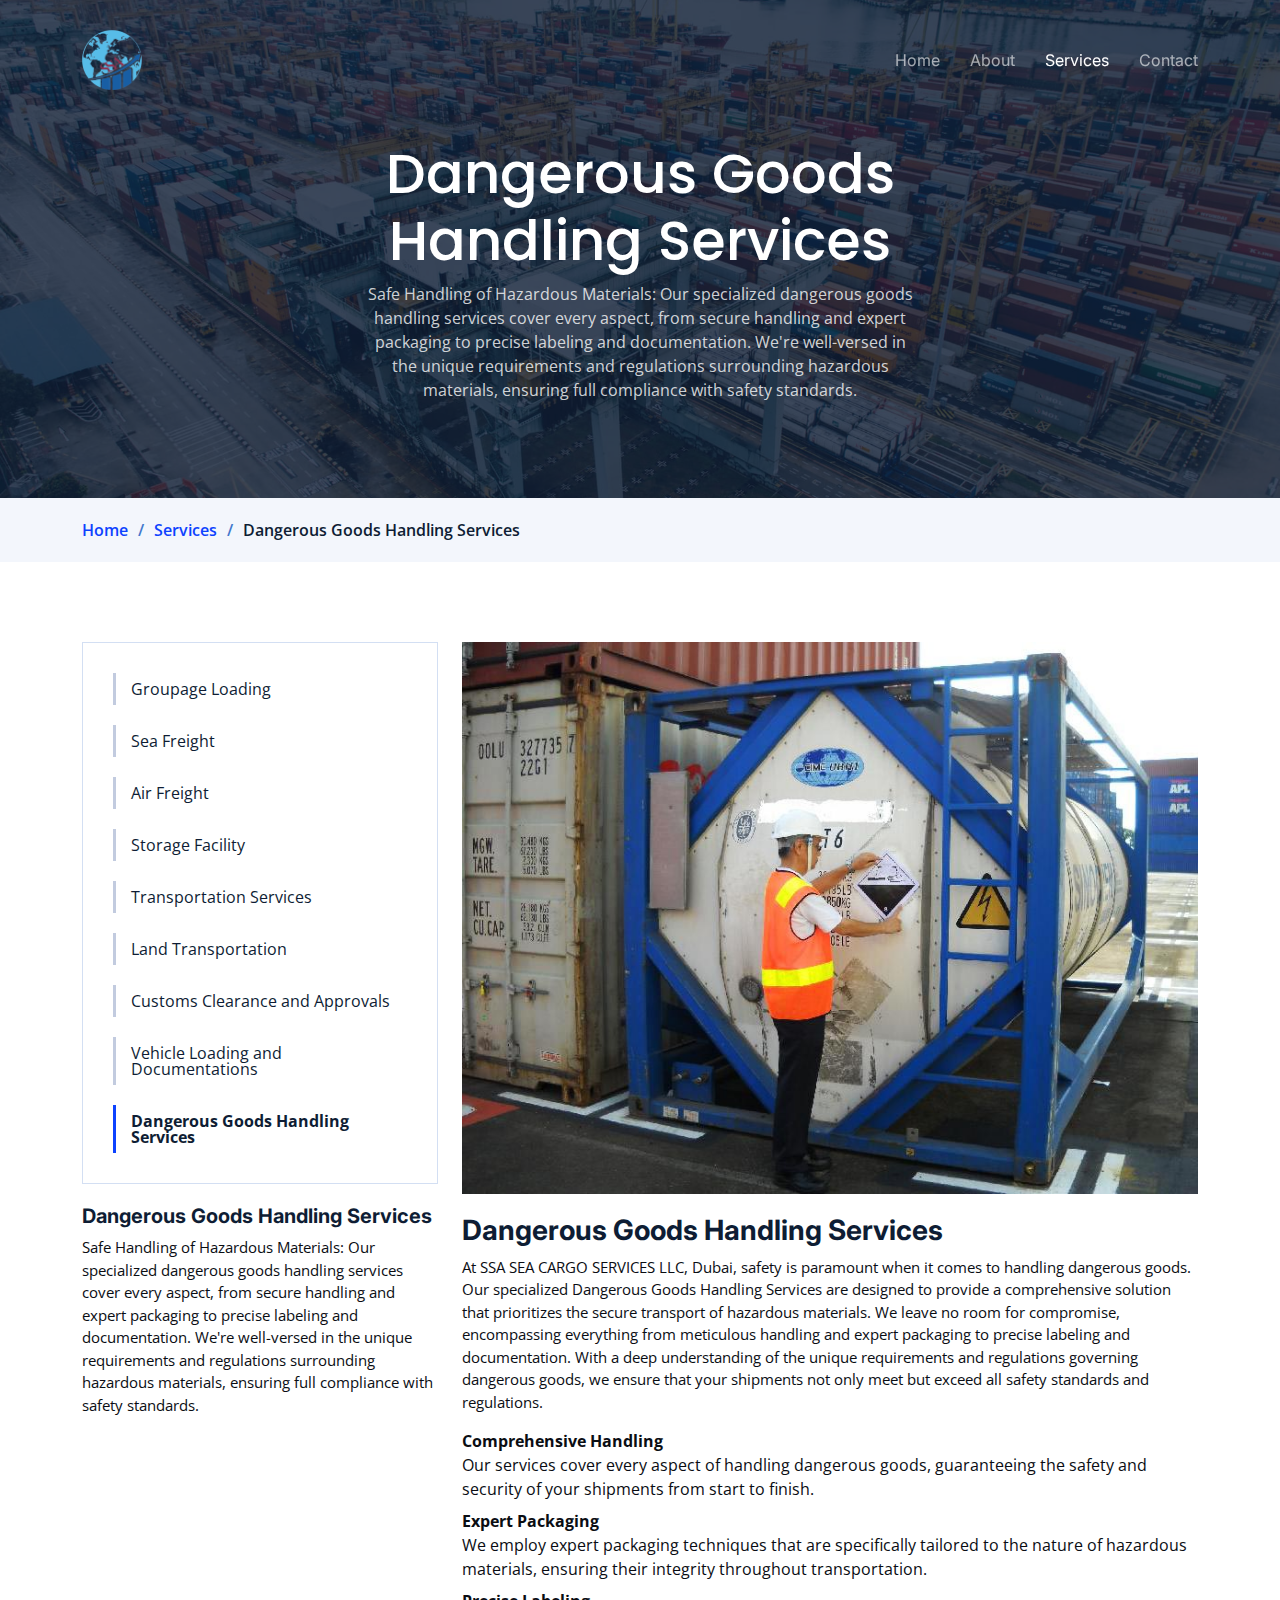
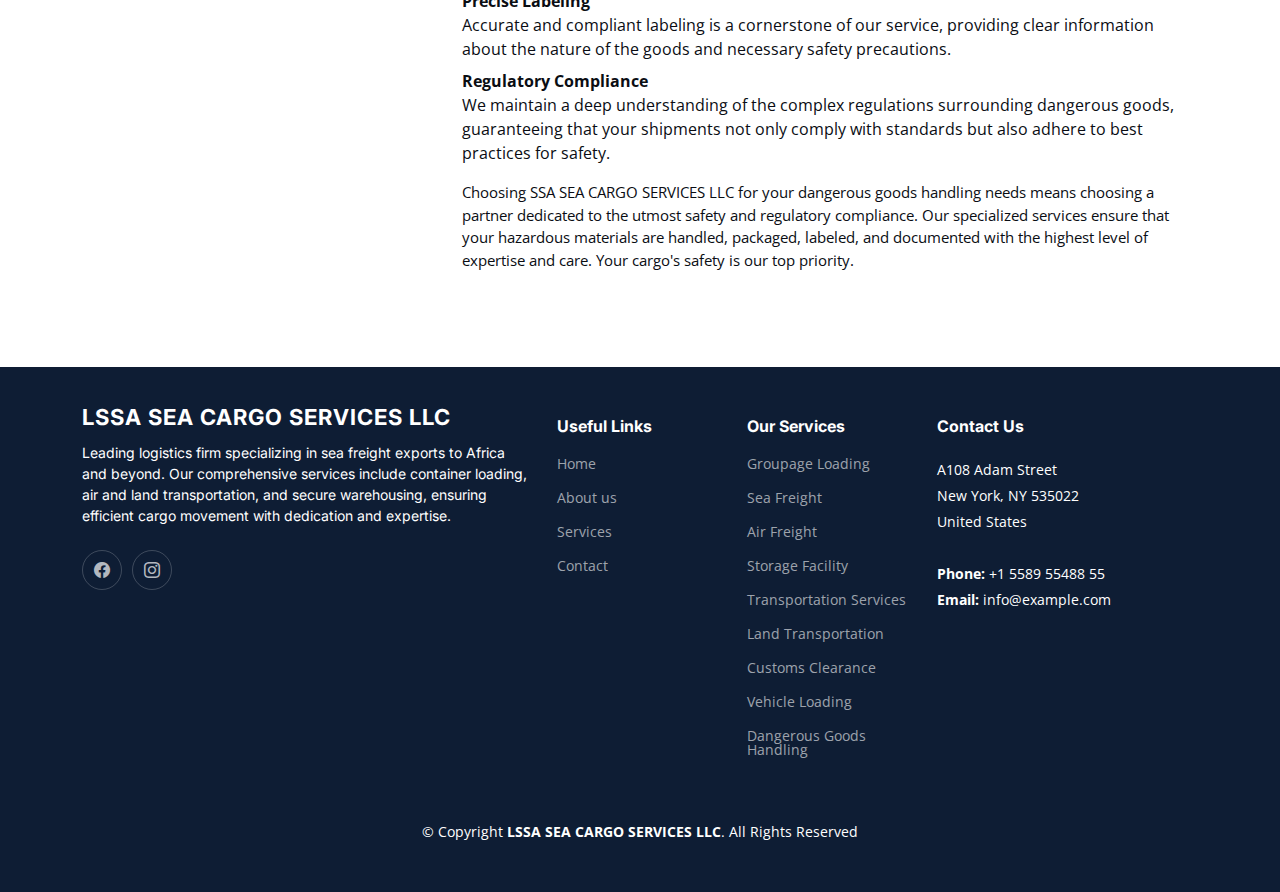
<file: dangerousGoodsHandling.html>
<!DOCTYPE html>
<html lang="en">
  <head>
    <meta charset="utf-8" />
    <meta content="width=device-width, initial-scale=1.0" name="viewport" />

    <title>SSA SEA CARGO</title>
    <meta content="" name="description" />
    <meta content="" name="keywords" />

    <!-- Favicons -->
    <link href="assets/img/logocircle.png" rel="icon" />

    <!-- Google Fonts -->
    <link rel="preconnect" href="https://fonts.googleapis.com" />
    <link rel="preconnect" href="https://fonts.gstatic.com" crossorigin />
    <link
      href="https://fonts.googleapis.com/css2?family=Open+Sans:ital,wght@0,300;0,400;0,500;0,600;0,700;1,300;1,400;1,600;1,700&family=Poppins:ital,wght@0,300;0,400;0,500;0,600;0,700;1,300;1,400;1,500;1,600;1,700&family=Inter:ital,wght@0,300;0,400;0,500;0,600;0,700;1,300;1,400;1,500;1,600;1,700&display=swap"
      rel="stylesheet"
    />

    <!-- Vendor CSS Files -->
    <link
      href="assets/vendor/bootstrap/css/bootstrap.min.css"
      rel="stylesheet"
    />
    <link
      href="assets/vendor/bootstrap-icons/bootstrap-icons.css"
      rel="stylesheet"
    />
    <link
      href="assets/vendor/fontawesome-free/css/all.min.css"
      rel="stylesheet"
    />
    <link
      href="assets/vendor/glightbox/css/glightbox.min.css"
      rel="stylesheet"
    />
    <link href="assets/vendor/swiper/swiper-bundle.min.css" rel="stylesheet" />
    <link href="assets/vendor/aos/aos.css" rel="stylesheet" />

    <!-- Template Main CSS File -->
    <link href="assets/css/main.css" rel="stylesheet" />
  </head>

  <body>
    <!-- ======= Header ======= -->
    <header id="header" class="header d-flex align-items-center fixed-top">
      <div
        class="container-fluid container-xl d-flex align-items-center justify-content-between"
      >
        <a href="index.html" class="logo d-flex align-items-center">
          <!-- Uncomment the line below if you also wish to use an image logo -->
          <img src="assets/img/logocircle.png" alt="" />
          <!-- <h1>Logis</h1> -->
        </a>

        <i class="mobile-nav-toggle mobile-nav-show bi bi-list"></i>
        <i class="mobile-nav-toggle mobile-nav-hide d-none bi bi-x"></i>
        <nav id="navbar" class="navbar">
          <ul>
            <li><a href="index.html">Home</a></li>
            <li><a href="about.html">About</a></li>
            <li><a href="services.html" class="active">Services</a></li>
            <li><a href="contact.html">Contact</a></li>
          </ul>
        </nav>
        <!-- .navbar -->
      </div>
    </header>
    <!-- End Header -->

    <main id="main">
      <!-- ======= Breadcrumbs ======= -->
      <div class="breadcrumbs">
        <div
          class="page-header d-flex align-items-center"
          style="background-image: url('assets/img/page-header.jpg')"
        >
          <div class="container position-relative">
            <div class="row d-flex justify-content-center">
              <div class="col-lg-6 text-center">
                <h2>Dangerous Goods Handling Services</h2>
                <p>
                  Safe Handling of Hazardous Materials: Our specialized
                  dangerous goods handling services cover every aspect, from
                  secure handling and expert packaging to precise labeling and
                  documentation. We're well-versed in the unique requirements
                  and regulations surrounding hazardous materials, ensuring full
                  compliance with safety standards.
                </p>
              </div>
            </div>
          </div>
        </div>
        <nav>
          <div class="container">
            <ol>
              <li><a href="index.html">Home</a></li>
              <li><a href="services.html">Services</a></li>
              <li>Dangerous Goods Handling Services</li>
            </ol>
          </div>
        </nav>
      </div>
      <!-- End Breadcrumbs -->

      <!-- ======= Service Details Section ======= -->
      <section id="service-details" class="service-details">
        <div class="container" data-aos="fade-up">
          <div class="row gy-4">
            <div class="col-lg-4">
              <div class="services-list">
                <a href="groupageLoading.html">Groupage Loading</a>
                <a href="seaFreight.html">Sea Freight</a>
                <a href="airFreight.html">Air Freight</a>
                <a href="storageFacility.html">Storage Facility</a>
                <a href="transportationService.html">Transportation Services</a>
                <a href="landTransportation.html">Land Transportation</a>
                <a href="customsClearance.html"
                  >Customs Clearance and Approvals</a
                >
                <a href="vehicleLoading.html"
                  >Vehicle Loading and Documentations</a
                >
                <a href="dangerousGoodsHandling.html" class="active"
                  >Dangerous Goods Handling Services</a
                >
              </div>

              <h4>Dangerous Goods Handling Services</h4>
              <p>
                Safe Handling of Hazardous Materials: Our specialized dangerous
                goods handling services cover every aspect, from secure handling
                and expert packaging to precise labeling and documentation.
                We're well-versed in the unique requirements and regulations
                surrounding hazardous materials, ensuring full compliance with
                safety standards.
              </p>
            </div>

            <div class="col-lg-8">
              <img
                src="assets/img/services/dangers-goods.jpg"
                alt=""
                class="img-fluid services-img"
              />
              <h3>Dangerous Goods Handling Services</h3>
              <p>
                At SSA SEA CARGO SERVICES LLC, Dubai, safety is paramount when
                it comes to handling dangerous goods. Our specialized Dangerous
                Goods Handling Services are designed to provide a comprehensive
                solution that prioritizes the secure transport of hazardous
                materials. We leave no room for compromise, encompassing
                everything from meticulous handling and expert packaging to
                precise labeling and documentation. With a deep understanding of
                the unique requirements and regulations governing dangerous
                goods, we ensure that your shipments not only meet but exceed
                all safety standards and regulations.
              </p>
              <dl>
                <dt>Comprehensive Handling</dt>
                <dd>
                  Our services cover every aspect of handling dangerous goods,
                  guaranteeing the safety and security of your shipments from
                  start to finish.
                </dd>

                <dt>Expert Packaging</dt>
                <dd>
                  We employ expert packaging techniques that are specifically
                  tailored to the nature of hazardous materials, ensuring their
                  integrity throughout transportation.
                </dd>
                <dt>Precise Labeling</dt>
                <dd>
                  Accurate and compliant labeling is a cornerstone of our
                  service, providing clear information about the nature of the
                  goods and necessary safety precautions.
                </dd>
                <dt>Regulatory Compliance</dt>
                <dd>
                  We maintain a deep understanding of the complex regulations
                  surrounding dangerous goods, guaranteeing that your shipments
                  not only comply with standards but also adhere to best
                  practices for safety.
                </dd>
              </dl>
              <p>
                Choosing SSA SEA CARGO SERVICES LLC for your dangerous goods
                handling needs means choosing a partner dedicated to the utmost
                safety and regulatory compliance. Our specialized services
                ensure that your hazardous materials are handled, packaged,
                labeled, and documented with the highest level of expertise and
                care. Your cargo's safety is our top priority.
              </p>
            </div>
          </div>
        </div>
      </section>
      <!-- End Service Details Section -->
    </main>
    <!-- End #main -->

    <!-- ======= Footer ======= -->
    <footer id="footer" class="footer">
      <div class="container">
        <div class="row gy-4">
          <div class="col-lg-5 col-md-12 footer-info">
            <a href="index.html" class="logo d-flex align-items-center">
              <span>LSSA SEA CARGO SERVICES LLC</span>
            </a>
            <p>
              Leading logistics firm specializing in sea freight exports to
              Africa and beyond. Our comprehensive services include container
              loading, air and land transportation, and secure warehousing,
              ensuring efficient cargo movement with dedication and expertise.
            </p>
            <div class="social-links d-flex mt-4">
              <a href="#" class="facebook"><i class="bi bi-facebook"></i></a>
              <a href="#" class="instagram"><i class="bi bi-instagram"></i></a>
              <!-- <a href="#" class="linkedin"><i class="bi bi-linkedin"></i></a> -->
            </div>
          </div>

          <div class="col-lg-2 col-6 footer-links">
            <h4>Useful Links</h4>
            <ul>
              <li><a href="index.html">Home</a></li>
              <li><a href="about.html">About us</a></li>
              <li><a href="services.html">Services</a></li>
              <li><a href="contact.html">Contact</a></li>
            </ul>
          </div>

          <div class="col-lg-2 col-6 footer-links">
            <h4>Our Services</h4>
            <ul>
              <li><a href="groupageLoading.html">Groupage Loading</a></li>
              <li><a href="seaFreight.html">Sea Freight</a></li>
              <li><a href="airFreight.html">Air Freight</a></li>
              <li><a href="storageFacility.html">Storage Facility</a></li>
              <li>
                <a href="transportationService.html">Transportation Services</a>
              </li>
              <li><a href="landTransportation.html">Land Transportation</a></li>
              <li><a href="customsClearance.html">Customs Clearance</a></li>
              <li><a href="vehicleLoading.html">Vehicle Loading</a></li>
              <li>
                <a href="dangerousGoodsHandling.html"
                  >Dangerous Goods Handling
                </a>
              </li>
            </ul>
          </div>

          <div
            class="col-lg-3 col-md-12 footer-contact text-center text-md-start"
          >
            <h4>Contact Us</h4>
            <p>
              A108 Adam Street <br />
              New York, NY 535022<br />
              United States <br /><br />
              <strong>Phone:</strong> +1 5589 55488 55<br />
              <strong>Email:</strong> info@example.com<br />
            </p>
          </div>
        </div>
      </div>

      <div class="container mt-4">
        <div class="copyright">
          &copy; Copyright
          <strong
            ><span
              ><a href="index.html" style="color: white"
                >LSSA SEA CARGO SERVICES LLC</a
              ></span
            ></strong
          >. All Rights Reserved
        </div>
      </div>
    </footer>
    <!-- End Footer -->

    <a
      href="#"
      class="scroll-top d-flex align-items-center justify-content-center"
      ><i class="bi bi-arrow-up-short"></i
    ></a>
    <div id="preloader"></div>

    <!-- Vendor JS Files -->
    <script src="assets/vendor/bootstrap/js/bootstrap.bundle.min.js"></script>
    <script src="assets/vendor/purecounter/purecounter_vanilla.js"></script>
    <script src="assets/vendor/glightbox/js/glightbox.min.js"></script>
    <script src="assets/vendor/swiper/swiper-bundle.min.js"></script>
    <script src="assets/vendor/aos/aos.js"></script>
    <script src="assets/vendor/php-email-form/validate.js"></script>

    <!-- Template Main JS File -->
    <script src="assets/js/main.js"></script>
  </body>
</html>
</file>
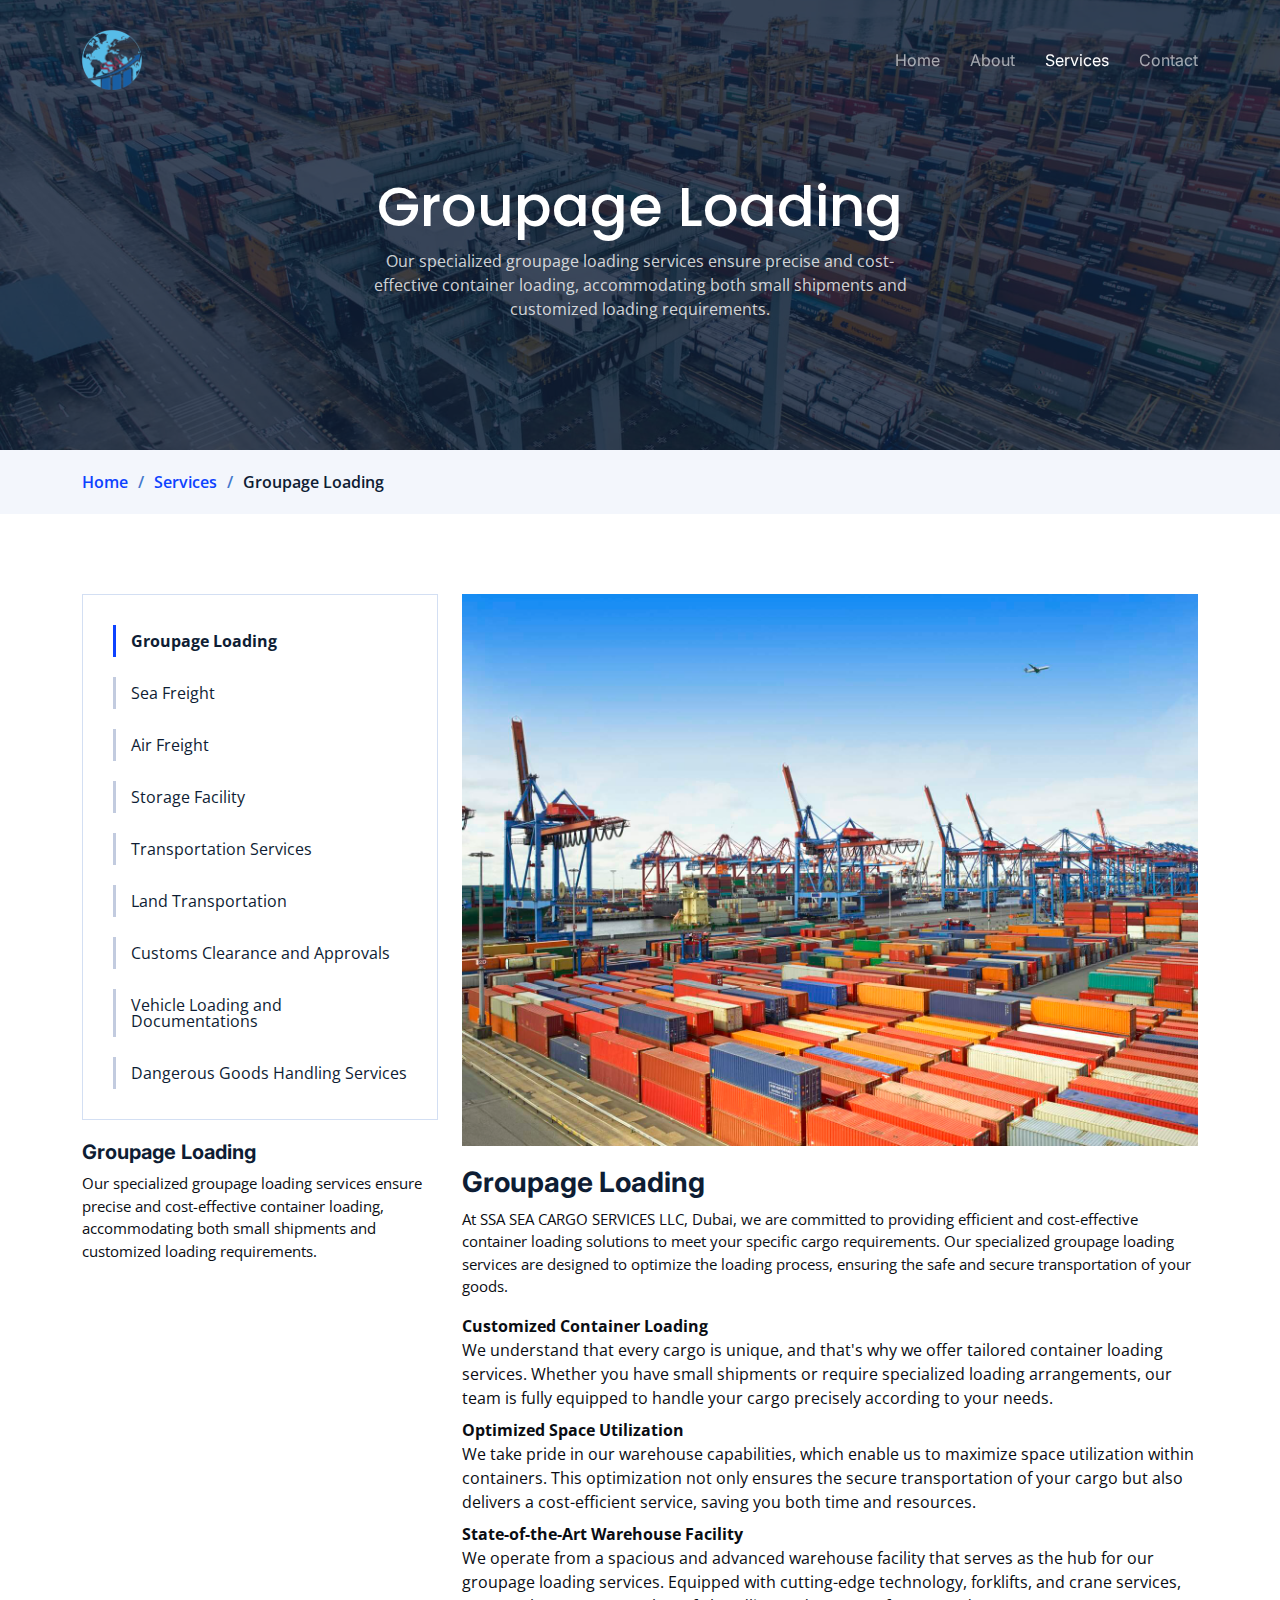
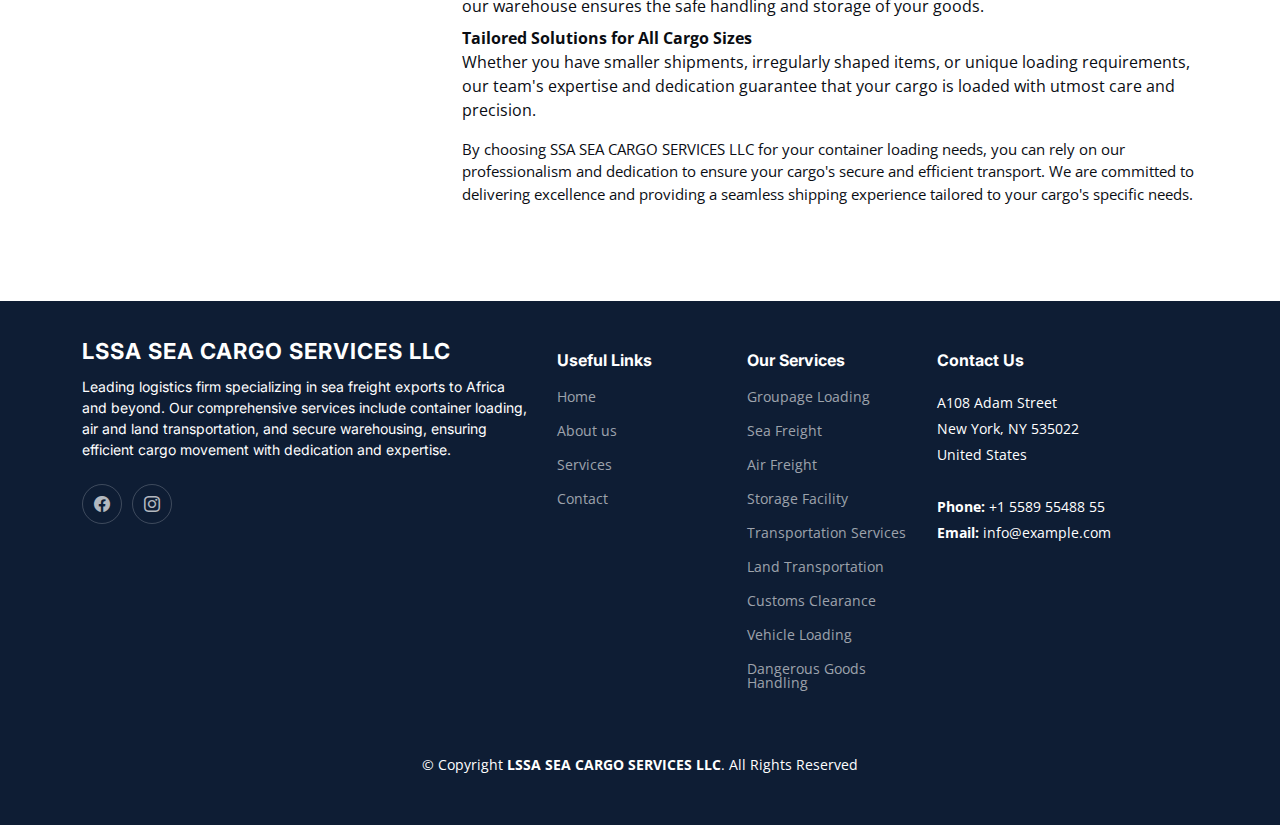
<file: groupageLoading.html>
<!DOCTYPE html>
<html lang="en">
  <head>
    <meta charset="utf-8" />
    <meta content="width=device-width, initial-scale=1.0" name="viewport" />

    <title>SSA SEA CARGO</title>
    <meta content="" name="description" />
    <meta content="" name="keywords" />

    <!-- Favicons -->
    <link href="assets/img/logocircle.png" rel="icon" />

    <!-- Google Fonts -->
    <link rel="preconnect" href="https://fonts.googleapis.com" />
    <link rel="preconnect" href="https://fonts.gstatic.com" crossorigin />
    <link
      href="https://fonts.googleapis.com/css2?family=Open+Sans:ital,wght@0,300;0,400;0,500;0,600;0,700;1,300;1,400;1,600;1,700&family=Poppins:ital,wght@0,300;0,400;0,500;0,600;0,700;1,300;1,400;1,500;1,600;1,700&family=Inter:ital,wght@0,300;0,400;0,500;0,600;0,700;1,300;1,400;1,500;1,600;1,700&display=swap"
      rel="stylesheet"
    />

    <!-- Vendor CSS Files -->
    <link
      href="assets/vendor/bootstrap/css/bootstrap.min.css"
      rel="stylesheet"
    />
    <link
      href="assets/vendor/bootstrap-icons/bootstrap-icons.css"
      rel="stylesheet"
    />
    <link
      href="assets/vendor/fontawesome-free/css/all.min.css"
      rel="stylesheet"
    />
    <link
      href="assets/vendor/glightbox/css/glightbox.min.css"
      rel="stylesheet"
    />
    <link href="assets/vendor/swiper/swiper-bundle.min.css" rel="stylesheet" />
    <link href="assets/vendor/aos/aos.css" rel="stylesheet" />

    <!-- Template Main CSS File -->
    <link href="assets/css/main.css" rel="stylesheet" />
  </head>

  <body>
    <!-- ======= Header ======= -->
    <header id="header" class="header d-flex align-items-center fixed-top">
      <div
        class="container-fluid container-xl d-flex align-items-center justify-content-between"
      >
        <a href="index.html" class="logo d-flex align-items-center">
          <!-- Uncomment the line below if you also wish to use an image logo -->
          <img src="assets/img/logocircle.png" alt="" />
          <!-- <h1>Logis</h1> -->
        </a>

        <i class="mobile-nav-toggle mobile-nav-show bi bi-list"></i>
        <i class="mobile-nav-toggle mobile-nav-hide d-none bi bi-x"></i>
        <nav id="navbar" class="navbar">
          <ul>
            <li><a href="index.html">Home</a></li>
            <li><a href="about.html">About</a></li>
            <li><a href="services.html" class="active">Services</a></li>
            <li><a href="contact.html">Contact</a></li>
          </ul>
        </nav>
        <!-- .navbar -->
      </div>
    </header>
    <!-- End Header -->

    <main id="main">
      <!-- ======= Breadcrumbs ======= -->
      <div class="breadcrumbs">
        <div
          class="page-header d-flex align-items-center"
          style="background-image: url('assets/img/page-header.jpg')"
        >
          <div class="container position-relative">
            <div class="row d-flex justify-content-center">
              <div class="col-lg-6 text-center">
                <h2>Groupage Loading</h2>
                <p>
                  Our specialized groupage loading services ensure precise and
                  cost-effective container loading, accommodating both small
                  shipments and customized loading requirements.
                </p>
              </div>
            </div>
          </div>
        </div>
        <nav>
          <div class="container">
            <ol>
              <li><a href="index.html">Home</a></li>
              <li><a href="services.html">Services</a></li>
              <li>Groupage Loading</li>
            </ol>
          </div>
        </nav>
      </div>
      <!-- End Breadcrumbs -->

      <!-- ======= Service Details Section ======= -->
      <section id="service-details" class="service-details">
        <div class="container" data-aos="fade-up">
          <div class="row gy-4">
            <div class="col-lg-4">
              <div class="services-list">
                <a href="groupageLoading.html" class="active"
                  >Groupage Loading</a
                >
                <a href="seaFreight.html">Sea Freight</a>
                <a href="airFreight.html">Air Freight</a>
                <a href="storageFacility.html">Storage Facility</a>
                <a href="transportationService.html">Transportation Services</a>
                <a href="landTransportation.html">Land Transportation</a>
                <a href="customsClearance.html"
                  >Customs Clearance and Approvals</a
                >
                <a href="vehicleLoading.html"
                  >Vehicle Loading and Documentations</a
                >
                <a href="dangerousGoodsHandling.html"
                  >Dangerous Goods Handling Services</a
                >
              </div>

              <h4>Groupage Loading</h4>
              <p>
                Our specialized groupage loading services ensure precise and
                cost-effective container loading, accommodating both small
                shipments and customized loading requirements.
              </p>
            </div>

            <div class="col-lg-8">
              <img
                src="assets/img/gropage-loading2.jpg"
                alt=""
                class="img-fluid services-img"
              />
              <h3>Groupage Loading</h3>
              <p>
                At SSA SEA CARGO SERVICES LLC, Dubai, we are committed to
                providing efficient and cost-effective container loading
                solutions to meet your specific cargo requirements. Our
                specialized groupage loading services are designed to optimize
                the loading process, ensuring the safe and secure transportation
                of your goods.
              </p>
              <dl>
                <dt>Customized Container Loading</dt>
                <dd>
                  We understand that every cargo is unique, and that's why we
                  offer tailored container loading services. Whether you have
                  small shipments or require specialized loading arrangements,
                  our team is fully equipped to handle your cargo precisely
                  according to your needs.
                </dd>

                <dt>Optimized Space Utilization</dt>
                <dd>
                  We take pride in our warehouse capabilities, which enable us
                  to maximize space utilization within containers. This
                  optimization not only ensures the secure transportation of
                  your cargo but also delivers a cost-efficient service, saving
                  you both time and resources.
                </dd>

                <dt>State-of-the-Art Warehouse Facility</dt>
                <dd>
                  We operate from a spacious and advanced warehouse facility
                  that serves as the hub for our groupage loading services.
                  Equipped with cutting-edge technology, forklifts, and crane
                  services, our warehouse ensures the safe handling and storage
                  of your goods.
                </dd>

                <dt>Tailored Solutions for All Cargo Sizes</dt>
                <dd>
                  Whether you have smaller shipments, irregularly shaped items,
                  or unique loading requirements, our team's expertise and
                  dedication guarantee that your cargo is loaded with utmost
                  care and precision.
                </dd>
              </dl>
              <p>
                By choosing SSA SEA CARGO SERVICES LLC for your container
                loading needs, you can rely on our professionalism and
                dedication to ensure your cargo's secure and efficient
                transport. We are committed to delivering excellence and
                providing a seamless shipping experience tailored to your
                cargo's specific needs.
              </p>
            </div>
          </div>
        </div>
      </section>
      <!-- End Service Details Section -->
    </main>
    <!-- End #main -->

    <!-- ======= Footer ======= -->
    <footer id="footer" class="footer">
      <div class="container">
        <div class="row gy-4">
          <div class="col-lg-5 col-md-12 footer-info">
            <a href="index.html" class="logo d-flex align-items-center">
              <span>LSSA SEA CARGO SERVICES LLC</span>
            </a>
            <p>
              Leading logistics firm specializing in sea freight exports to
              Africa and beyond. Our comprehensive services include container
              loading, air and land transportation, and secure warehousing,
              ensuring efficient cargo movement with dedication and expertise.
            </p>
            <div class="social-links d-flex mt-4">
              <a href="#" class="facebook"><i class="bi bi-facebook"></i></a>
              <a href="#" class="instagram"><i class="bi bi-instagram"></i></a>
              <!-- <a href="#" class="linkedin"><i class="bi bi-linkedin"></i></a> -->
            </div>
          </div>

          <div class="col-lg-2 col-6 footer-links">
            <h4>Useful Links</h4>
            <ul>
              <li><a href="index.html">Home</a></li>
              <li><a href="about.html">About us</a></li>
              <li><a href="services.html">Services</a></li>
              <li><a href="contact.html">Contact</a></li>
            </ul>
          </div>

          <div class="col-lg-2 col-6 footer-links">
            <h4>Our Services</h4>
            <ul>
              <li><a href="groupageLoading.html">Groupage Loading</a></li>
              <li><a href="seaFreight.html">Sea Freight</a></li>
              <li><a href="airFreight.html">Air Freight</a></li>
              <li><a href="storageFacility.html">Storage Facility</a></li>
              <li>
                <a href="transportationService.html">Transportation Services</a>
              </li>
              <li><a href="landTransportation.html">Land Transportation</a></li>
              <li><a href="customsClearance.html">Customs Clearance</a></li>
              <li><a href="vehicleLoading.html">Vehicle Loading</a></li>
              <li>
                <a href="dangerousGoodsHandling.html"
                  >Dangerous Goods Handling
                </a>
              </li>
            </ul>
          </div>

          <div
            class="col-lg-3 col-md-12 footer-contact text-center text-md-start"
          >
            <h4>Contact Us</h4>
            <p>
              A108 Adam Street <br />
              New York, NY 535022<br />
              United States <br /><br />
              <strong>Phone:</strong> +1 5589 55488 55<br />
              <strong>Email:</strong> info@example.com<br />
            </p>
          </div>
        </div>
      </div>

      <div class="container mt-4">
        <div class="copyright">
          &copy; Copyright
          <strong
            ><span
              ><a href="index.html" style="color: white"
                >LSSA SEA CARGO SERVICES LLC</a
              ></span
            ></strong
          >. All Rights Reserved
        </div>
      </div>
    </footer>
    <!-- End Footer -->

    <a
      href="#"
      class="scroll-top d-flex align-items-center justify-content-center"
      ><i class="bi bi-arrow-up-short"></i
    ></a>
    <div id="preloader"></div>

    <!-- Vendor JS Files -->
    <script src="assets/vendor/bootstrap/js/bootstrap.bundle.min.js"></script>
    <script src="assets/vendor/purecounter/purecounter_vanilla.js"></script>
    <script src="assets/vendor/glightbox/js/glightbox.min.js"></script>
    <script src="assets/vendor/swiper/swiper-bundle.min.js"></script>
    <script src="assets/vendor/aos/aos.js"></script>
    <script src="assets/vendor/php-email-form/validate.js"></script>

    <!-- Template Main JS File -->
    <script src="assets/js/main.js"></script>
  </body>
</html>
</file>
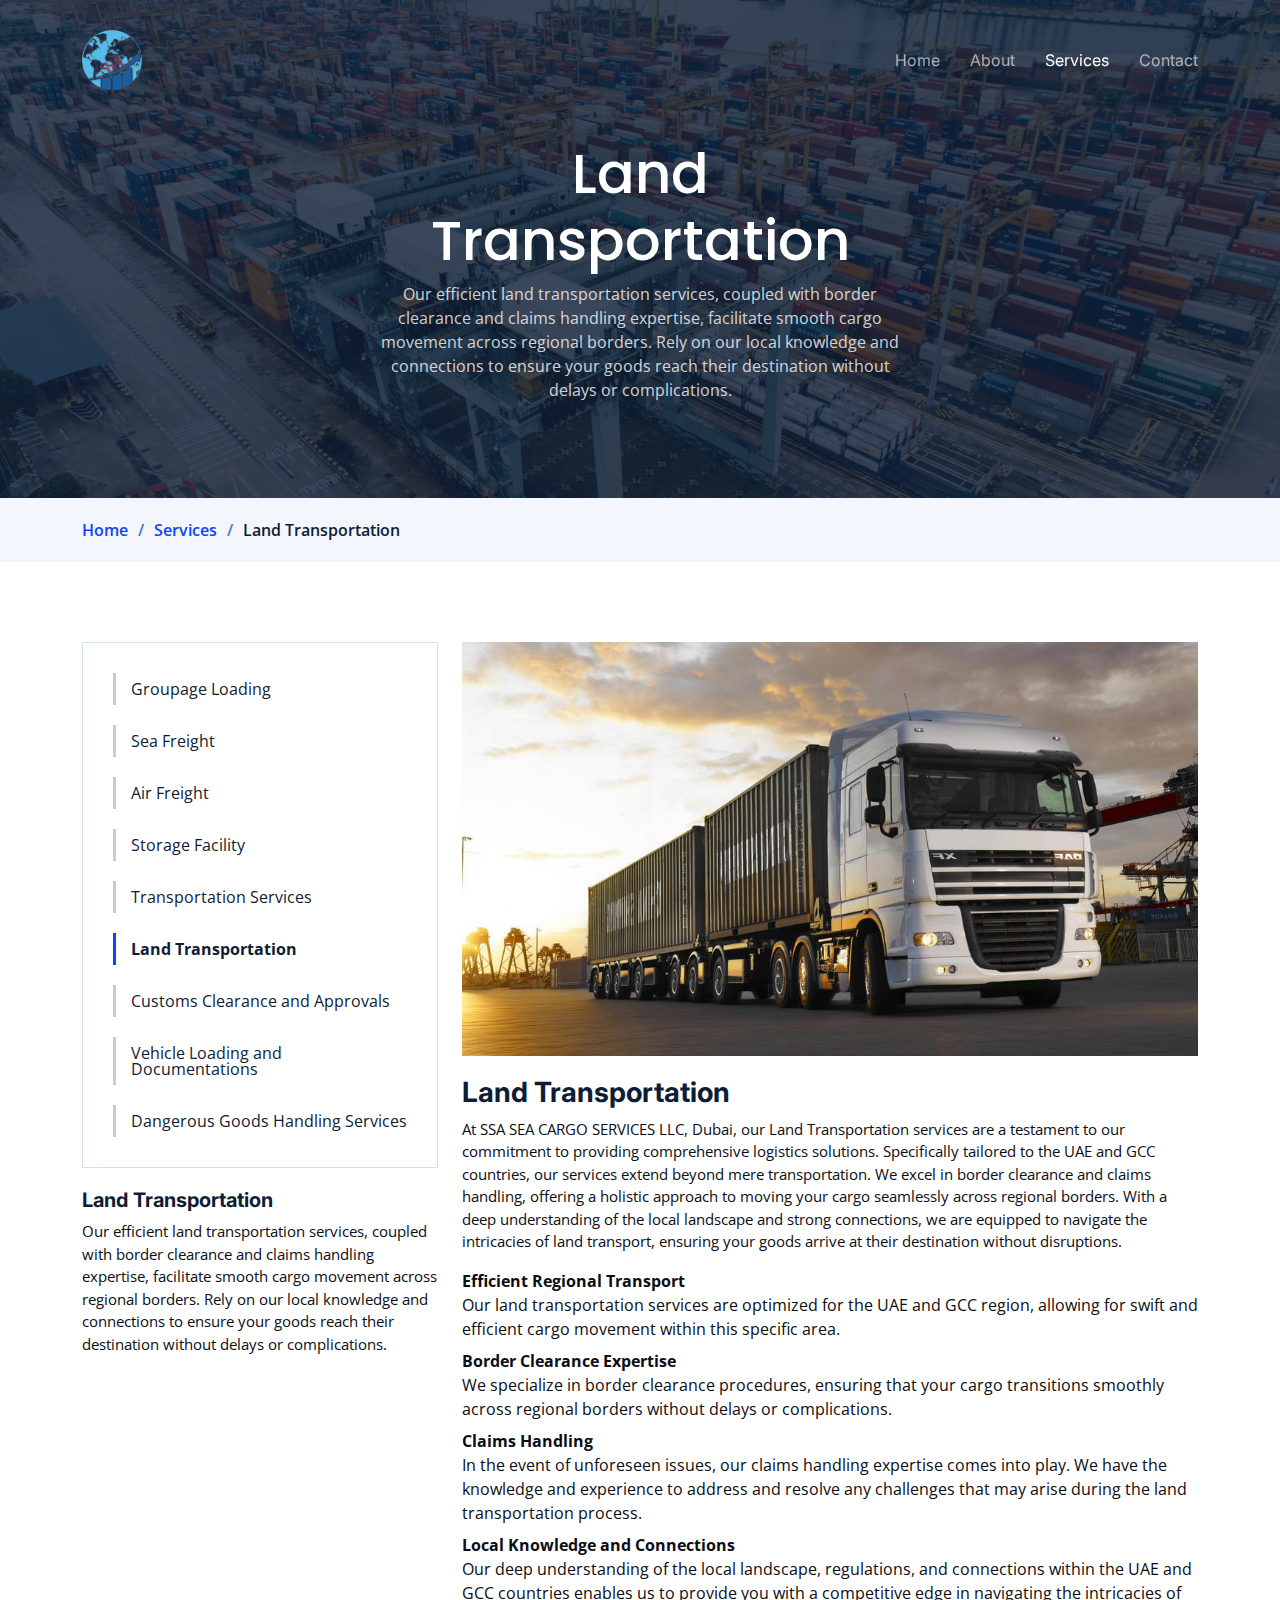
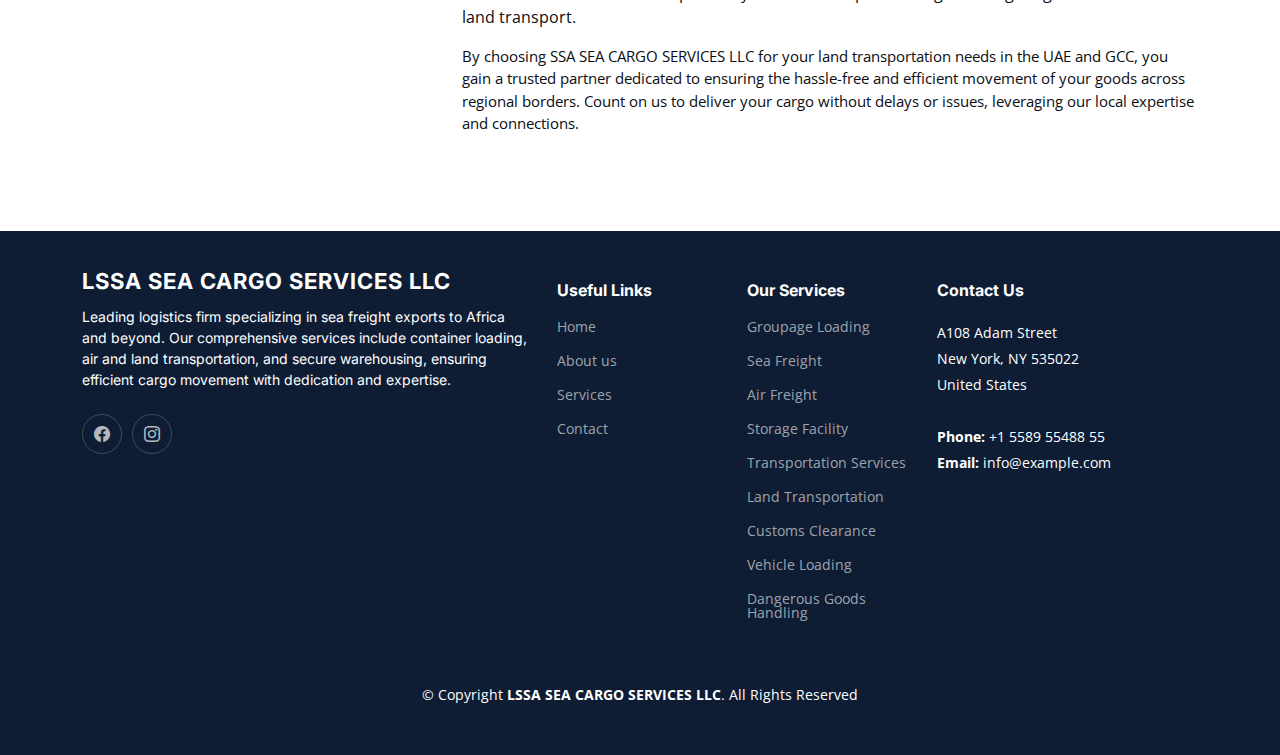
<file: landTransportation.html>
<!DOCTYPE html>
<html lang="en">
  <head>
    <meta charset="utf-8" />
    <meta content="width=device-width, initial-scale=1.0" name="viewport" />

    <title>SSA SEA CARGO</title>
    <meta content="" name="description" />
    <meta content="" name="keywords" />

    <!-- Favicons -->

    <link href="assets/img/logocircle.png" rel="icon" />

    <!-- Google Fonts -->
    <link rel="preconnect" href="https://fonts.googleapis.com" />
    <link rel="preconnect" href="https://fonts.gstatic.com" crossorigin />
    <link
      href="https://fonts.googleapis.com/css2?family=Open+Sans:ital,wght@0,300;0,400;0,500;0,600;0,700;1,300;1,400;1,600;1,700&family=Poppins:ital,wght@0,300;0,400;0,500;0,600;0,700;1,300;1,400;1,500;1,600;1,700&family=Inter:ital,wght@0,300;0,400;0,500;0,600;0,700;1,300;1,400;1,500;1,600;1,700&display=swap"
      rel="stylesheet"
    />

    <!-- Vendor CSS Files -->
    <link
      href="assets/vendor/bootstrap/css/bootstrap.min.css"
      rel="stylesheet"
    />
    <link
      href="assets/vendor/bootstrap-icons/bootstrap-icons.css"
      rel="stylesheet"
    />
    <link
      href="assets/vendor/fontawesome-free/css/all.min.css"
      rel="stylesheet"
    />
    <link
      href="assets/vendor/glightbox/css/glightbox.min.css"
      rel="stylesheet"
    />
    <link href="assets/vendor/swiper/swiper-bundle.min.css" rel="stylesheet" />
    <link href="assets/vendor/aos/aos.css" rel="stylesheet" />

    <!-- Template Main CSS File -->
    <link href="assets/css/main.css" rel="stylesheet" />
  </head>

  <body>
    <!-- ======= Header ======= -->
    <header id="header" class="header d-flex align-items-center fixed-top">
      <div
        class="container-fluid container-xl d-flex align-items-center justify-content-between"
      >
        <a href="index.html" class="logo d-flex align-items-center">
          <!-- Uncomment the line below if you also wish to use an image logo -->
          <img src="assets/img/logocircle.png" alt="" />
          <!-- <h1>Logis</h1> -->
        </a>

        <i class="mobile-nav-toggle mobile-nav-show bi bi-list"></i>
        <i class="mobile-nav-toggle mobile-nav-hide d-none bi bi-x"></i>
        <nav id="navbar" class="navbar">
          <ul>
            <li><a href="index.html">Home</a></li>
            <li><a href="about.html">About</a></li>
            <li><a href="services.html" class="active">Services</a></li>
            <li><a href="contact.html">Contact</a></li>
          </ul>
        </nav>
        <!-- .navbar -->
      </div>
    </header>
    <!-- End Header -->

    <main id="main">
      <!-- ======= Breadcrumbs ======= -->
      <div class="breadcrumbs">
        <div
          class="page-header d-flex align-items-center"
          style="background-image: url('assets/img/page-header.jpg')"
        >
          <div class="container position-relative">
            <div class="row d-flex justify-content-center">
              <div class="col-lg-6 text-center">
                <h2>Land Transportation</h2>
                <p>
                  Our efficient land transportation services, coupled with
                  border clearance and claims handling expertise, facilitate
                  smooth cargo movement across regional borders. Rely on our
                  local knowledge and connections to ensure your goods reach
                  their destination without delays or complications.
                </p>
              </div>
            </div>
          </div>
        </div>
        <nav>
          <div class="container">
            <ol>
              <li><a href="index.html">Home</a></li>
              <li><a href="services.html">Services</a></li>
              <li>Land Transportation</li>
            </ol>
          </div>
        </nav>
      </div>
      <!-- End Breadcrumbs -->

      <!-- ======= Service Details Section ======= -->
      <section id="service-details" class="service-details">
        <div class="container" data-aos="fade-up">
          <div class="row gy-4">
            <div class="col-lg-4">
              <div class="services-list">
                <a href="groupageLoading.html">Groupage Loading</a>
                <a href="seaFreight.html">Sea Freight</a>
                <a href="airFreight.html">Air Freight</a>
                <a href="storageFacility.html">Storage Facility</a>
                <a href="transportationService.html">Transportation Services</a>
                <a href="landTransportation.html" class="active"
                  >Land Transportation</a
                >
                <a href="customsClearance.html"
                  >Customs Clearance and Approvals</a
                >
                <a href="vehicleLoading.html"
                  >Vehicle Loading and Documentations</a
                >
                <a href="dangerousGoodsHandling.html"
                  >Dangerous Goods Handling Services</a
                >
              </div>

              <h4>Land Transportation</h4>
              <p>
                Our efficient land transportation services, coupled with border
                clearance and claims handling expertise, facilitate smooth cargo
                movement across regional borders. Rely on our local knowledge
                and connections to ensure your goods reach their destination
                without delays or complications.
              </p>
            </div>

            <div class="col-lg-8">
              <img
                src="assets/img/land-transportation.jpg"
                alt=""
                class="img-fluid services-img"
              />
              <h3>Land Transportation</h3>
              <p>
                At SSA SEA CARGO SERVICES LLC, Dubai, our Land Transportation
                services are a testament to our commitment to providing
                comprehensive logistics solutions. Specifically tailored to the
                UAE and GCC countries, our services extend beyond mere
                transportation. We excel in border clearance and claims
                handling, offering a holistic approach to moving your cargo
                seamlessly across regional borders. With a deep understanding of
                the local landscape and strong connections, we are equipped to
                navigate the intricacies of land transport, ensuring your goods
                arrive at their destination without disruptions.
              </p>
              <dl>
                <dt>Efficient Regional Transport</dt>
                <dd>
                  Our land transportation services are optimized for the UAE and
                  GCC region, allowing for swift and efficient cargo movement
                  within this specific area.
                </dd>

                <dt>Border Clearance Expertise</dt>
                <dd>
                  We specialize in border clearance procedures, ensuring that
                  your cargo transitions smoothly across regional borders
                  without delays or complications.
                </dd>
                <dt>Claims Handling</dt>
                <dd>
                  In the event of unforeseen issues, our claims handling
                  expertise comes into play. We have the knowledge and
                  experience to address and resolve any challenges that may
                  arise during the land transportation process.
                </dd>
                <dt>Local Knowledge and Connections</dt>
                <dd>
                  Our deep understanding of the local landscape, regulations,
                  and connections within the UAE and GCC countries enables us to
                  provide you with a competitive edge in navigating the
                  intricacies of land transport.
                </dd>
              </dl>
              <p>
                By choosing SSA SEA CARGO SERVICES LLC for your land
                transportation needs in the UAE and GCC, you gain a trusted
                partner dedicated to ensuring the hassle-free and efficient
                movement of your goods across regional borders. Count on us to
                deliver your cargo without delays or issues, leveraging our
                local expertise and connections.
              </p>
            </div>
          </div>
        </div>
      </section>
      <!-- End Service Details Section -->
    </main>
    <!-- End #main -->

    <!-- ======= Footer ======= -->
    <footer id="footer" class="footer">
      <div class="container">
        <div class="row gy-4">
          <div class="col-lg-5 col-md-12 footer-info">
            <a href="index.html" class="logo d-flex align-items-center">
              <span>LSSA SEA CARGO SERVICES LLC</span>
            </a>
            <p>
              Leading logistics firm specializing in sea freight exports to
              Africa and beyond. Our comprehensive services include container
              loading, air and land transportation, and secure warehousing,
              ensuring efficient cargo movement with dedication and expertise.
            </p>
            <div class="social-links d-flex mt-4">
              <a href="#" class="facebook"><i class="bi bi-facebook"></i></a>
              <a href="#" class="instagram"><i class="bi bi-instagram"></i></a>
              <!-- <a href="#" class="linkedin"><i class="bi bi-linkedin"></i></a> -->
            </div>
          </div>

          <div class="col-lg-2 col-6 footer-links">
            <h4>Useful Links</h4>
            <ul>
              <li><a href="index.html">Home</a></li>
              <li><a href="about.html">About us</a></li>
              <li><a href="services.html">Services</a></li>
              <li><a href="contact.html">Contact</a></li>
            </ul>
          </div>

          <div class="col-lg-2 col-6 footer-links">
            <h4>Our Services</h4>
            <ul>
              <li><a href="groupageLoading.html">Groupage Loading</a></li>
              <li><a href="seaFreight.html">Sea Freight</a></li>
              <li><a href="airFreight.html">Air Freight</a></li>
              <li><a href="storageFacility.html">Storage Facility</a></li>
              <li>
                <a href="transportationService.html">Transportation Services</a>
              </li>
              <li><a href="landTransportation.html">Land Transportation</a></li>
              <li><a href="customsClearance.html">Customs Clearance</a></li>
              <li><a href="vehicleLoading.html">Vehicle Loading</a></li>
              <li>
                <a href="dangerousGoodsHandling.html"
                  >Dangerous Goods Handling
                </a>
              </li>
            </ul>
          </div>

          <div
            class="col-lg-3 col-md-12 footer-contact text-center text-md-start"
          >
            <h4>Contact Us</h4>
            <p>
              A108 Adam Street <br />
              New York, NY 535022<br />
              United States <br /><br />
              <strong>Phone:</strong> +1 5589 55488 55<br />
              <strong>Email:</strong> info@example.com<br />
            </p>
          </div>
        </div>
      </div>

      <div class="container mt-4">
        <div class="copyright">
          &copy; Copyright
          <strong
            ><span
              ><a href="index.html" style="color: white"
                >LSSA SEA CARGO SERVICES LLC</a
              ></span
            ></strong
          >. All Rights Reserved
        </div>
      </div>
    </footer>
    <!-- End Footer -->

    <a
      href="#"
      class="scroll-top d-flex align-items-center justify-content-center"
      ><i class="bi bi-arrow-up-short"></i
    ></a>
    <div id="preloader"></div>

    <!-- Vendor JS Files -->
    <script src="assets/vendor/bootstrap/js/bootstrap.bundle.min.js"></script>
    <script src="assets/vendor/purecounter/purecounter_vanilla.js"></script>
    <script src="assets/vendor/glightbox/js/glightbox.min.js"></script>
    <script src="assets/vendor/swiper/swiper-bundle.min.js"></script>
    <script src="assets/vendor/aos/aos.js"></script>
    <script src="assets/vendor/php-email-form/validate.js"></script>

    <!-- Template Main JS File -->
    <script src="assets/js/main.js"></script>
  </body>
</html>
</file>
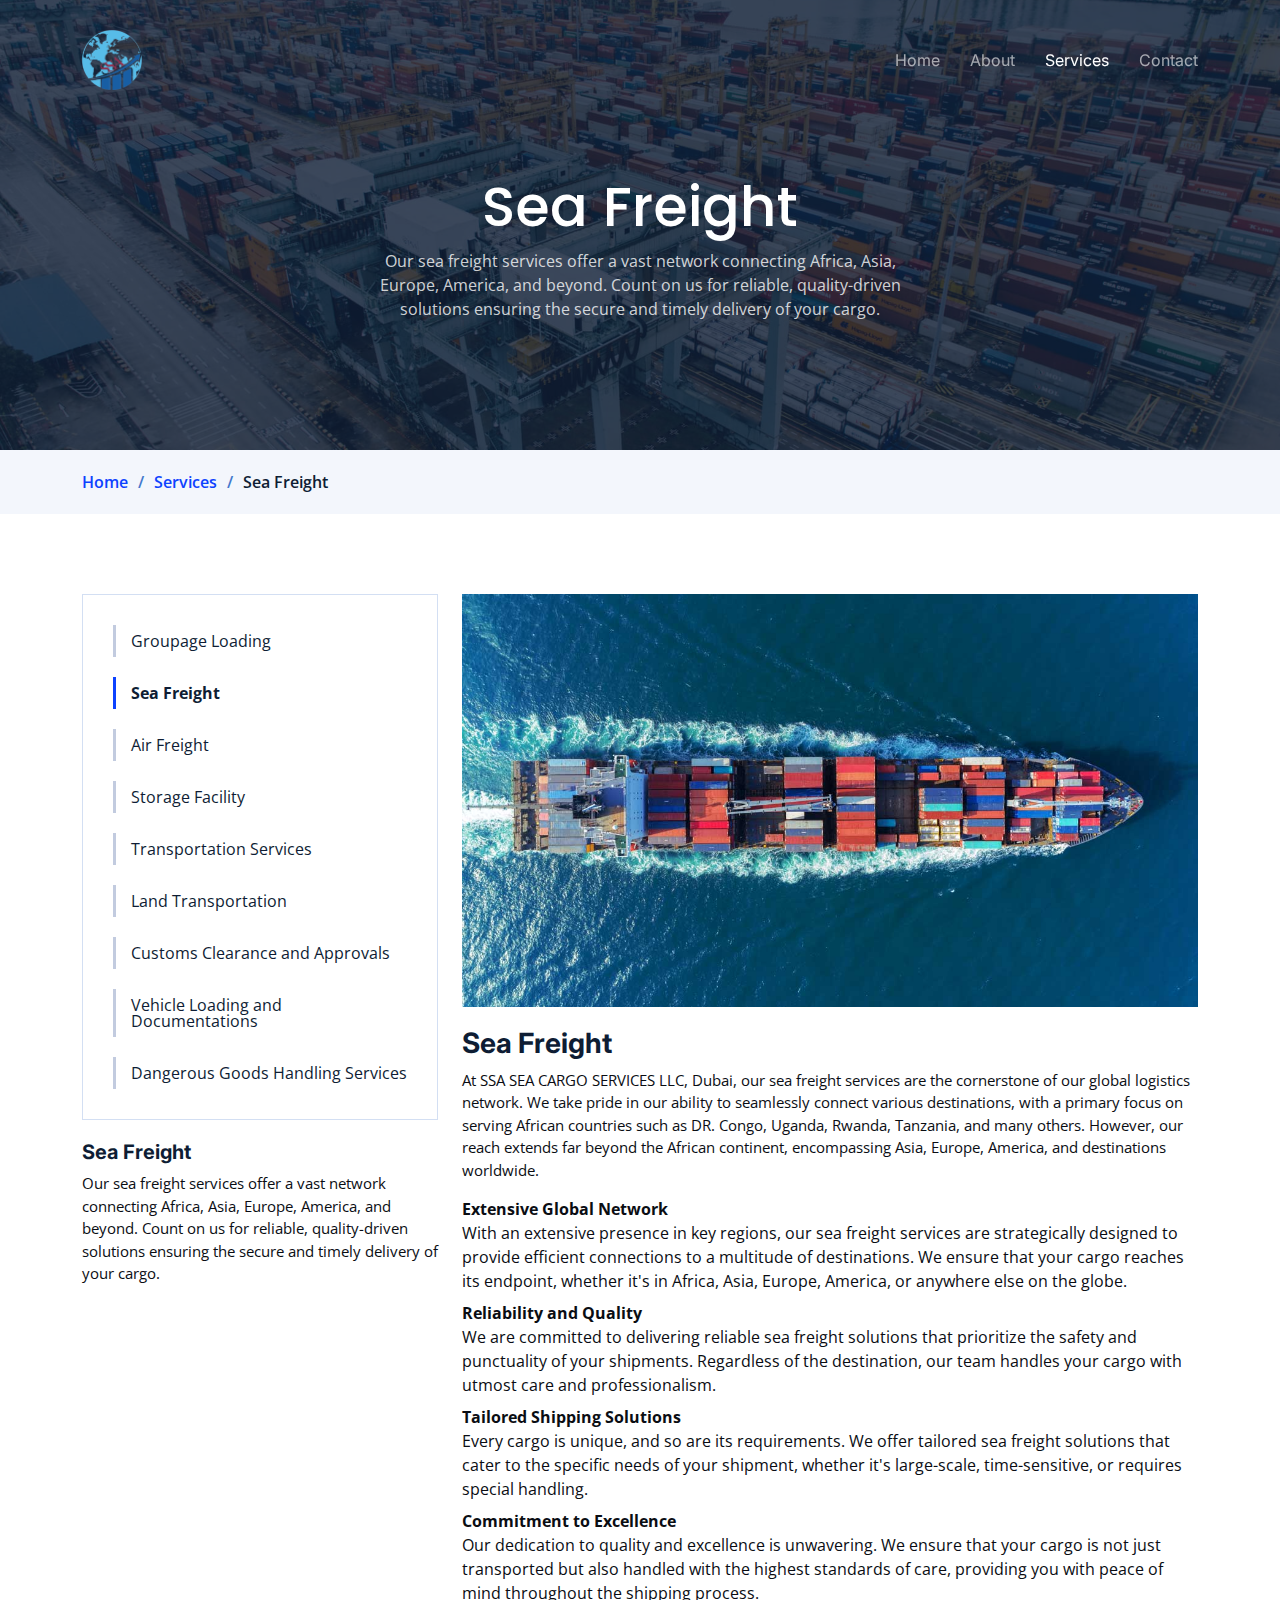
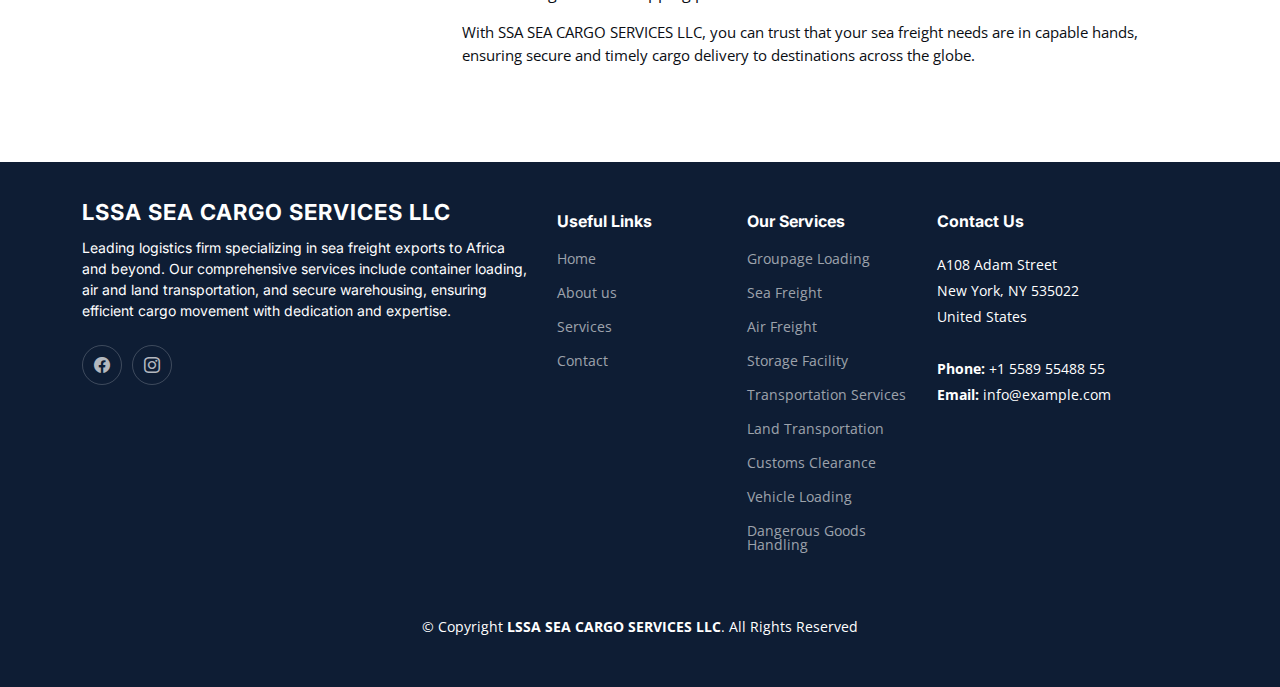
<file: seaFreight.html>
<!DOCTYPE html>
<html lang="en">
  <head>
    <meta charset="utf-8" />
    <meta content="width=device-width, initial-scale=1.0" name="viewport" />

    <title>SSA SEA CARGO</title>
    <meta content="" name="description" />
    <meta content="" name="keywords" />

    <!-- Favicons -->
    <link href="assets/img/logocircle.png" rel="icon" />

    <!-- Google Fonts -->
    <link rel="preconnect" href="https://fonts.googleapis.com" />
    <link rel="preconnect" href="https://fonts.gstatic.com" crossorigin />
    <link
      href="https://fonts.googleapis.com/css2?family=Open+Sans:ital,wght@0,300;0,400;0,500;0,600;0,700;1,300;1,400;1,600;1,700&family=Poppins:ital,wght@0,300;0,400;0,500;0,600;0,700;1,300;1,400;1,500;1,600;1,700&family=Inter:ital,wght@0,300;0,400;0,500;0,600;0,700;1,300;1,400;1,500;1,600;1,700&display=swap"
      rel="stylesheet"
    />

    <!-- Vendor CSS Files -->
    <link
      href="assets/vendor/bootstrap/css/bootstrap.min.css"
      rel="stylesheet"
    />
    <link
      href="assets/vendor/bootstrap-icons/bootstrap-icons.css"
      rel="stylesheet"
    />
    <link
      href="assets/vendor/fontawesome-free/css/all.min.css"
      rel="stylesheet"
    />
    <link
      href="assets/vendor/glightbox/css/glightbox.min.css"
      rel="stylesheet"
    />
    <link href="assets/vendor/swiper/swiper-bundle.min.css" rel="stylesheet" />
    <link href="assets/vendor/aos/aos.css" rel="stylesheet" />

    <!-- Template Main CSS File -->
    <link href="assets/css/main.css" rel="stylesheet" />
  </head>

  <body>
    <!-- ======= Header ======= -->
    <header id="header" class="header d-flex align-items-center fixed-top">
      <div
        class="container-fluid container-xl d-flex align-items-center justify-content-between"
      >
        <a href="index.html" class="logo d-flex align-items-center">
          <!-- Uncomment the line below if you also wish to use an image logo -->
          <img src="assets/img/logocircle.png" alt="" />
          <!-- <h1>Logis</h1> -->
        </a>

        <i class="mobile-nav-toggle mobile-nav-show bi bi-list"></i>
        <i class="mobile-nav-toggle mobile-nav-hide d-none bi bi-x"></i>
        <nav id="navbar" class="navbar">
          <ul>
            <li><a href="index.html">Home</a></li>
            <li><a href="about.html">About</a></li>
            <li><a href="services.html" class="active">Services</a></li>
            <li><a href="contact.html">Contact</a></li>
          </ul>
        </nav>
        <!-- .navbar -->
      </div>
    </header>
    <!-- End Header -->

    <main id="main">
      <!-- ======= Breadcrumbs ======= -->
      <div class="breadcrumbs">
        <div
          class="page-header d-flex align-items-center"
          style="background-image: url('assets/img/page-header.jpg')"
        >
          <div class="container position-relative">
            <div class="row d-flex justify-content-center">
              <div class="col-lg-6 text-center">
                <h2>Sea Freight</h2>
                <p>
                  Our sea freight services offer a vast network connecting
                  Africa, Asia, Europe, America, and beyond. Count on us for
                  reliable, quality-driven solutions ensuring the secure and
                  timely delivery of your cargo.
                </p>
              </div>
            </div>
          </div>
        </div>
        <nav>
          <div class="container">
            <ol>
              <li><a href="index.html">Home</a></li>
              <li><a href="services.html">Services</a></li>
              <li>Sea Freight</li>
            </ol>
          </div>
        </nav>
      </div>
      <!-- End Breadcrumbs -->

      <!-- ======= Service Details Section ======= -->
      <section id="service-details" class="service-details">
        <div class="container" data-aos="fade-up">
          <div class="row gy-4">
            <div class="col-lg-4">
              <div class="services-list">
                <a href="groupageLoading.html">Groupage Loading</a>
                <a href="seaFreight.html" class="active">Sea Freight</a>
                <a href="airFreight.html">Air Freight</a>
                <a href="storageFacility.html">Storage Facility</a>
                <a href="transportationService.html">Transportation Services</a>
                <a href="landTransportation.html">Land Transportation</a>
                <a href="customsClearance.html"
                  >Customs Clearance and Approvals</a
                >
                <a href="vehicleLoading.html"
                  >Vehicle Loading and Documentations</a
                >
                <a href="dangerousGoodsHandling.html"
                  >Dangerous Goods Handling Services</a
                >
              </div>

              <h4>Sea Freight</h4>
              <p>
                Our sea freight services offer a vast network connecting Africa,
                Asia, Europe, America, and beyond. Count on us for reliable,
                quality-driven solutions ensuring the secure and timely delivery
                of your cargo.
              </p>
            </div>

            <div class="col-lg-8">
              <img
                src="assets/img/sea-Freight1.jpg"
                alt=""
                class="img-fluid services-img"
              />
              <h3>Sea Freight</h3>
              <p>
                At SSA SEA CARGO SERVICES LLC, Dubai, our sea freight services
                are the cornerstone of our global logistics network. We take
                pride in our ability to seamlessly connect various destinations,
                with a primary focus on serving African countries such as DR.
                Congo, Uganda, Rwanda, Tanzania, and many others. However, our
                reach extends far beyond the African continent, encompassing
                Asia, Europe, America, and destinations worldwide.
              </p>
              <dl>
                <dt>Extensive Global Network</dt>
                <dd>
                  With an extensive presence in key regions, our sea freight
                  services are strategically designed to provide efficient
                  connections to a multitude of destinations. We ensure that
                  your cargo reaches its endpoint, whether it's in Africa, Asia,
                  Europe, America, or anywhere else on the globe.
                </dd>

                <dt>Reliability and Quality</dt>
                <dd>
                  We are committed to delivering reliable sea freight solutions
                  that prioritize the safety and punctuality of your shipments.
                  Regardless of the destination, our team handles your cargo
                  with utmost care and professionalism.
                </dd>

                <dt>Tailored Shipping Solutions</dt>
                <dd>
                  Every cargo is unique, and so are its requirements. We offer
                  tailored sea freight solutions that cater to the specific
                  needs of your shipment, whether it's large-scale,
                  time-sensitive, or requires special handling.
                </dd>

                <dt>Commitment to Excellence</dt>
                <dd>
                  Our dedication to quality and excellence is unwavering. We
                  ensure that your cargo is not just transported but also
                  handled with the highest standards of care, providing you with
                  peace of mind throughout the shipping process.
                </dd>
              </dl>
              <p>
                With SSA SEA CARGO SERVICES LLC, you can trust that your sea
                freight needs are in capable hands, ensuring secure and timely
                cargo delivery to destinations across the globe.
              </p>
            </div>
          </div>
        </div>
      </section>
      <!-- End Service Details Section -->
    </main>
    <!-- End #main -->

    <!-- ======= Footer ======= -->
    <footer id="footer" class="footer">
      <div class="container">
        <div class="row gy-4">
          <div class="col-lg-5 col-md-12 footer-info">
            <a href="index.html" class="logo d-flex align-items-center">
              <span>LSSA SEA CARGO SERVICES LLC</span>
            </a>
            <p>
              Leading logistics firm specializing in sea freight exports to
              Africa and beyond. Our comprehensive services include container
              loading, air and land transportation, and secure warehousing,
              ensuring efficient cargo movement with dedication and expertise.
            </p>
            <div class="social-links d-flex mt-4">
              <a href="#" class="facebook"><i class="bi bi-facebook"></i></a>
              <a href="#" class="instagram"><i class="bi bi-instagram"></i></a>
              <!-- <a href="#" class="linkedin"><i class="bi bi-linkedin"></i></a> -->
            </div>
          </div>

          <div class="col-lg-2 col-6 footer-links">
            <h4>Useful Links</h4>
            <ul>
              <li><a href="index.html">Home</a></li>
              <li><a href="about.html">About us</a></li>
              <li><a href="services.html">Services</a></li>
              <li><a href="contact.html">Contact</a></li>
            </ul>
          </div>

          <div class="col-lg-2 col-6 footer-links">
            <h4>Our Services</h4>
            <ul>
              <li><a href="groupageLoading.html">Groupage Loading</a></li>
              <li><a href="seaFreight.html">Sea Freight</a></li>
              <li><a href="airFreight.html">Air Freight</a></li>
              <li><a href="storageFacility.html">Storage Facility</a></li>
              <li>
                <a href="transportationService.html">Transportation Services</a>
              </li>
              <li><a href="landTransportation.html">Land Transportation</a></li>
              <li><a href="customsClearance.html">Customs Clearance</a></li>
              <li><a href="vehicleLoading.html">Vehicle Loading</a></li>
              <li>
                <a href="dangerousGoodsHandling.html"
                  >Dangerous Goods Handling
                </a>
              </li>
            </ul>
          </div>

          <div
            class="col-lg-3 col-md-12 footer-contact text-center text-md-start"
          >
            <h4>Contact Us</h4>
            <p>
              A108 Adam Street <br />
              New York, NY 535022<br />
              United States <br /><br />
              <strong>Phone:</strong> +1 5589 55488 55<br />
              <strong>Email:</strong> info@example.com<br />
            </p>
          </div>
        </div>
      </div>

      <div class="container mt-4">
        <div class="copyright">
          &copy; Copyright
          <strong
            ><span
              ><a href="index.html" style="color: white"
                >LSSA SEA CARGO SERVICES LLC</a
              ></span
            ></strong
          >. All Rights Reserved
        </div>
      </div>
    </footer>
    <!-- End Footer -->

    <a
      href="#"
      class="scroll-top d-flex align-items-center justify-content-center"
      ><i class="bi bi-arrow-up-short"></i
    ></a>

    <div id="preloader"></div>

    <!-- Vendor JS Files -->
    <script src="assets/vendor/bootstrap/js/bootstrap.bundle.min.js"></script>
    <script src="assets/vendor/purecounter/purecounter_vanilla.js"></script>
    <script src="assets/vendor/glightbox/js/glightbox.min.js"></script>
    <script src="assets/vendor/swiper/swiper-bundle.min.js"></script>
    <script src="assets/vendor/aos/aos.js"></script>
    <script src="assets/vendor/php-email-form/validate.js"></script>

    <!-- Template Main JS File -->
    <script src="assets/js/main.js"></script>
  </body>
</html>
</file>
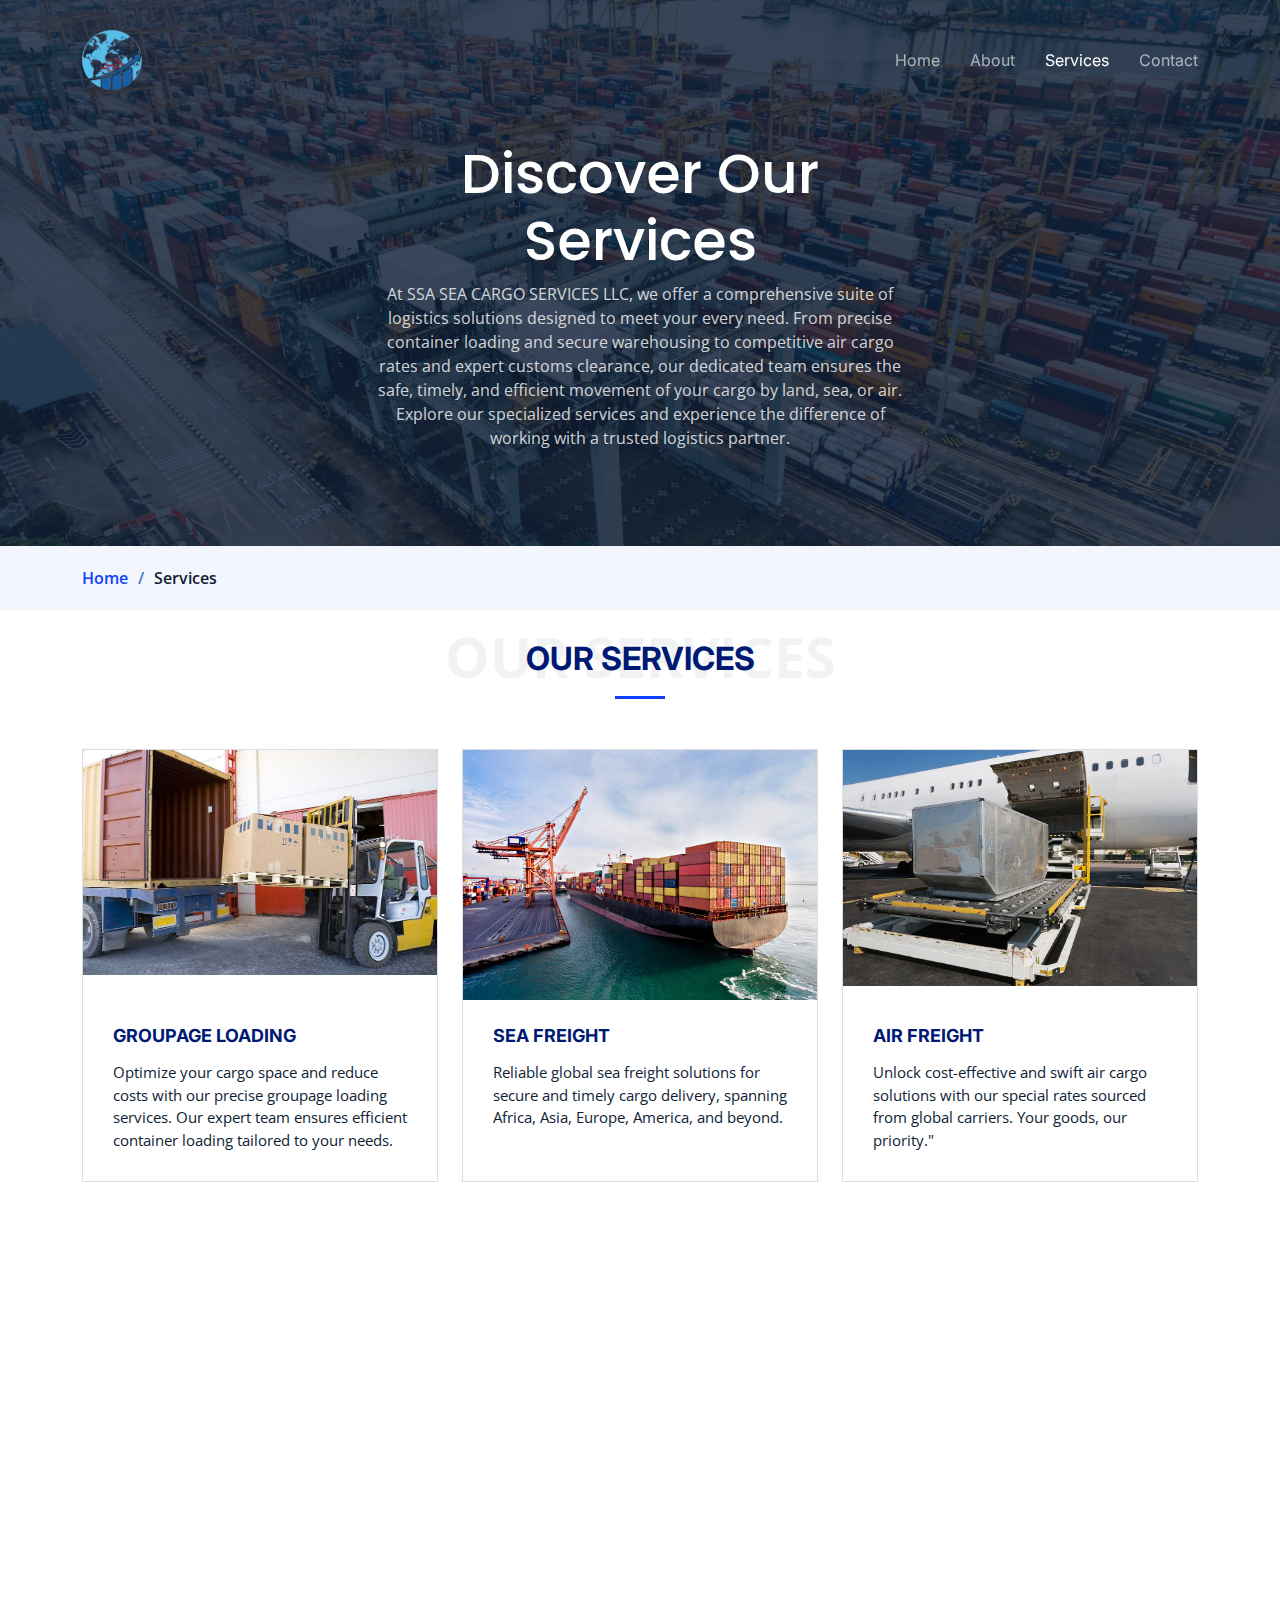
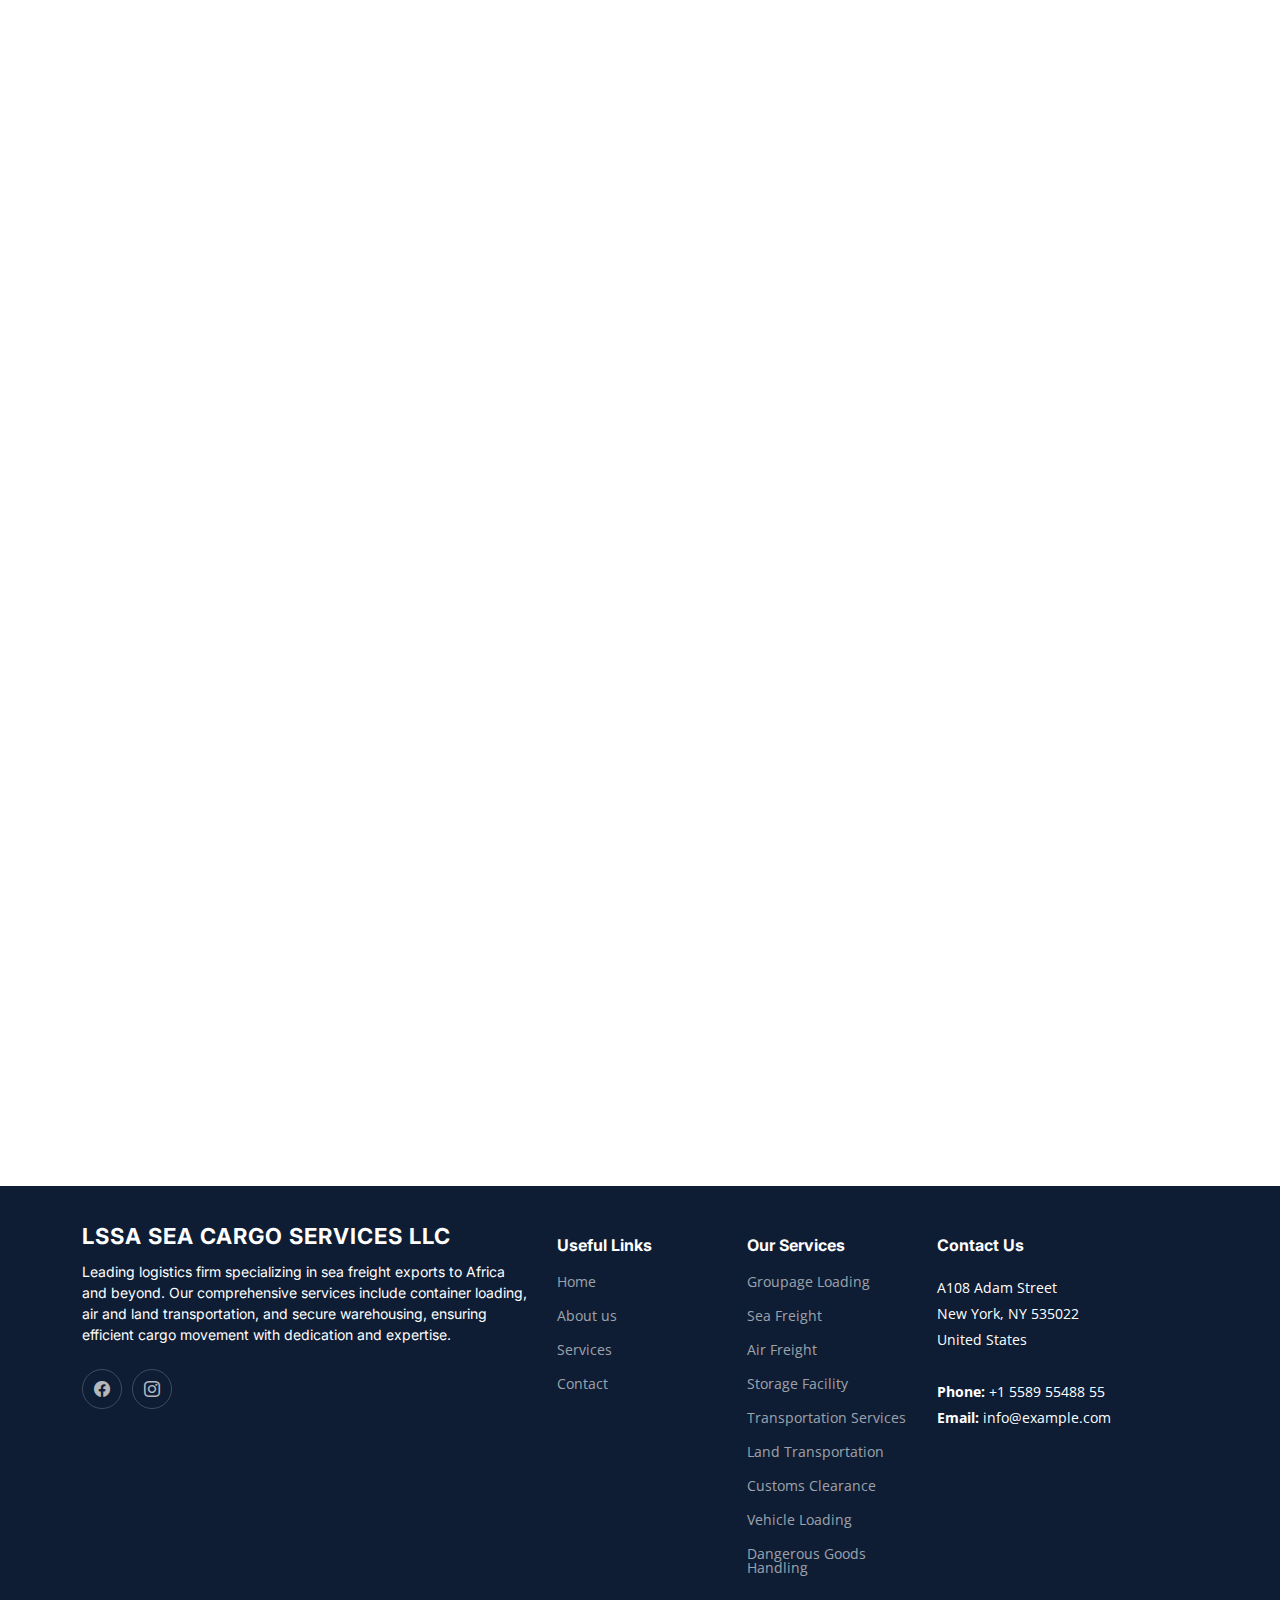
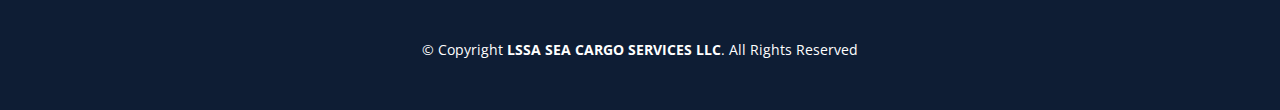
<file: services.html>
<!DOCTYPE html>
<html lang="en">
  <head>
    <meta charset="utf-8" />
    <meta content="width=device-width, initial-scale=1.0" name="viewport" />

    <title>SSA SEA CARGO</title>
    <meta content="" name="description" />
    <meta content="" name="keywords" />

    <!-- Favicons -->
    <link href="assets/img/logocircle.png" rel="icon" />

    <!-- Google Fonts -->
    <link rel="preconnect" href="https://fonts.googleapis.com" />
    <link rel="preconnect" href="https://fonts.gstatic.com" crossorigin />
    <link
      href="https://fonts.googleapis.com/css2?family=Open+Sans:ital,wght@0,300;0,400;0,500;0,600;0,700;1,300;1,400;1,600;1,700&family=Poppins:ital,wght@0,300;0,400;0,500;0,600;0,700;1,300;1,400;1,500;1,600;1,700&family=Inter:ital,wght@0,300;0,400;0,500;0,600;0,700;1,300;1,400;1,500;1,600;1,700&display=swap"
      rel="stylesheet"
    />

    <!-- Vendor CSS Files -->
    <link
      href="assets/vendor/bootstrap/css/bootstrap.min.css"
      rel="stylesheet"
    />
    <link
      href="assets/vendor/bootstrap-icons/bootstrap-icons.css"
      rel="stylesheet"
    />
    <link
      href="assets/vendor/fontawesome-free/css/all.min.css"
      rel="stylesheet"
    />
    <link
      href="assets/vendor/glightbox/css/glightbox.min.css"
      rel="stylesheet"
    />
    <link href="assets/vendor/swiper/swiper-bundle.min.css" rel="stylesheet" />
    <link href="assets/vendor/aos/aos.css" rel="stylesheet" />

    <!-- Template Main CSS File -->
    <link href="assets/css/main.css" rel="stylesheet" />
  </head>

  <body>
    <!-- ======= Header ======= -->
    <header id="header" class="header d-flex align-items-center fixed-top">
      <div
        class="container-fluid container-xl d-flex align-items-center justify-content-between"
      >
        <a href="index.html" class="logo d-flex align-items-center">
          <!-- Uncomment the line below if you also wish to use an image logo -->
          <img src="assets/img/logocircle.png" alt="" />
          <!-- <h1>Logis</h1> -->
        </a>

        <i class="mobile-nav-toggle mobile-nav-show bi bi-list"></i>
        <i class="mobile-nav-toggle mobile-nav-hide d-none bi bi-x"></i>
        <nav id="navbar" class="navbar">
          <ul>
            <li><a href="index.html">Home</a></li>
            <li><a href="about.html">About</a></li>
            <li><a href="services.html" class="active">Services</a></li>
            <li><a href="contact.html">Contact</a></li>
          </ul>
        </nav>
        <!-- .navbar -->
      </div>
    </header>
    <!-- End Header -->

    <main id="main">
      <!-- ======= Breadcrumbs ======= -->
      <div class="breadcrumbs">
        <div
          class="page-header d-flex align-items-center"
          style="background-image: url('assets/img/page-header.jpg')"
        >
          <div class="container position-relative">
            <div class="row d-flex justify-content-center">
              <div class="col-lg-6 text-center">
                <h2>Discover Our Services</h2>
                <p>
                  At SSA SEA CARGO SERVICES LLC, we offer a comprehensive suite
                  of logistics solutions designed to meet your every need. From
                  precise container loading and secure warehousing to
                  competitive air cargo rates and expert customs clearance, our
                  dedicated team ensures the safe, timely, and efficient
                  movement of your cargo by land, sea, or air. Explore our
                  specialized services and experience the difference of working
                  with a trusted logistics partner.
                </p>
              </div>
            </div>
          </div>
        </div>
        <nav>
          <div class="container">
            <ol>
              <li><a href="index.html">Home</a></li>
              <li>Services</li>
            </ol>
          </div>
        </nav>
      </div>

      <!-- ======= Services Section ======= -->
      <section id="service" class="services pt-0">
        <div class="container" data-aos="fade-up">
          <div class="section-header">
            <span>Our Services</span>
            <h2>Our Services</h2>
          </div>

          <div class="row gy-4">
            <div
              class="col-lg-4 col-md-6"
              data-aos="fade-up"
              data-aos-delay="100"
            >
              <div class="card">
                <div class="card-img">
                  <img
                    src="assets/img/services/groupageLoading2.jpg"
                    alt=""
                    class="img-fluid"
                  />
                </div>
                <h3>
                  <a href="groupageLoading.html" class="stretched-link"
                    >Groupage Loading</a
                  >
                </h3>
                <p>
                  Optimize your cargo space and reduce costs with our precise
                  groupage loading services. Our expert team ensures efficient
                  container loading tailored to your needs.
                </p>
              </div>
            </div>
            <!-- End Card Item -->

            <div
              class="col-lg-4 col-md-6"
              data-aos="fade-up"
              data-aos-delay="200"
            >
              <div class="card">
                <div class="card-img">
                  <img
                    src="assets/img/services/seaFreight3.jpg"
                    alt=""
                    class="img-fluid"
                  />
                </div>
                <h3>
                  <a href="seaFreight.html" class="stretched-link"
                    >Sea Freight</a
                  >
                </h3>
                <p>
                  Reliable global sea freight solutions for secure and timely
                  cargo delivery, spanning Africa, Asia, Europe, America, and
                  beyond.
                </p>
              </div>
            </div>
            <!-- End Card Item -->

            <div
              class="col-lg-4 col-md-6"
              data-aos="fade-up"
              data-aos-delay="300"
            >
              <div class="card">
                <div class="card-img">
                  <img
                    src="assets/img/services/airFreight2.jpg"
                    alt=""
                    class="img-fluid"
                  />
                </div>
                <h3>
                  <a href="airFreight.html" class="stretched-link"
                    >Air Freight</a
                  >
                </h3>
                <p>
                  Unlock cost-effective and swift air cargo solutions with our
                  special rates sourced from global carriers. Your goods, our
                  priority."
                </p>
              </div>
            </div>
            <!-- End Card Item -->

            <div
              class="col-lg-4 col-md-6"
              data-aos="fade-up"
              data-aos-delay="400"
            >
              <div class="card">
                <div class="card-img">
                  <img
                    src="assets/img/services/warehousing2.jpg"
                    alt=""
                    class="img-fluid"
                  />
                </div>
                <h3>
                  <a href="storageFacility.html" class="stretched-link"
                    >Storage Facility</a
                  >
                </h3>
                <p>
                  Secure and organized storage solutions for your goods in our
                  advanced warehouse facility, your logistics partner.
                </p>
              </div>
            </div>
            <!-- End Card Item -->

            <div
              class="col-lg-4 col-md-6"
              data-aos="fade-up"
              data-aos-delay="500"
            >
              <div class="card">
                <div class="card-img">
                  <img
                    src="assets/img/services/transport1.jpg"
                    alt=""
                    class="img-fluid"
                  />
                </div>
                <h3>
                  <a href="transportationService.html" class="stretched-link"
                    >Transportation Services</a
                  >
                </h3>
                <p>
                  Comprehensive transportation solutions with our versatile
                  fleet of trucks and trailers, ensuring smooth cargo delivery
                  and your peace of mind.
                </p>
              </div>
            </div>
            <!-- End Card Item -->

            <div
              class="col-lg-4 col-md-6"
              data-aos="fade-up"
              data-aos-delay="600"
            >
              <div class="card">
                <div class="card-img">
                  <img
                    src="assets/img/services/landTranspotation.jpg"
                    alt=""
                    class="img-fluid"
                  />
                </div>
                <h3>
                  <a href="landTransportation.html" class="stretched-link"
                    >Land Transportation</a
                  >
                </h3>
                <p>
                  Efficient land transportation solutions in the UAE and GCC,
                  including border clearance and claims handling for seamless
                  cargo movement.
                </p>
              </div>
            </div>
            <!-- End Card Item -->

            <div
              class="col-lg-4 col-md-6"
              data-aos="fade-up"
              data-aos-delay="400"
            >
              <div class="card">
                <div class="card-img">
                  <img
                    src="assets/img/services/customs-clearance.jpg"
                    alt=""
                    class="img-fluid"
                  />
                </div>
                <h3>
                  <a href="customsClearance.html" class="stretched-link"
                    >Customs Clearance and Approvals</a
                  >
                </h3>
                <p>
                  Simplify international trade with our expert customs clearance
                  and approvals services, ensuring compliance and saving you
                  time and effort.
                </p>
              </div>
            </div>
            <!-- End Card Item -->

            <div
              class="col-lg-4 col-md-6"
              data-aos="fade-up"
              data-aos-delay="500"
            >
              <div class="card">
                <div class="card-img">
                  <img
                    src="assets/img/services/vehicle-loading1.jpg"
                    alt=""
                    class="img-fluid"
                  />
                </div>
                <h3>
                  <a href="vehicleLoading.html" class="stretched-link"
                    >Vehicle Loading and Documentations</a
                  >
                </h3>
                <p>
                  Effortless vehicle loading and precise documentation – our
                  expertise ensures meticulous care and accuracy.
                </p>
              </div>
            </div>
            <!-- End Card Item -->

            <div
              class="col-lg-4 col-md-6"
              data-aos="fade-up"
              data-aos-delay="600"
            >
              <div class="card">
                <div class="card-img">
                  <img
                    src="assets/img/services/dangers-goods.jpg"
                    alt=""
                    class="img-fluid"
                  />
                </div>
                <h3>
                  <a href="dangerousGoodsHandling.html" class="stretched-link"
                    >Dangerous Goods Handling Services</a
                  >
                </h3>
                <p>
                  Ensuring safety at every step – our specialized services
                  handle, label, and document dangerous goods with full
                  compliance.
                </p>
              </div>
            </div>
            <!-- End Card Item -->
          </div>
        </div>
      </section>
      <!-- End Services Section -->

      <!-- ======= Features Section ======= -->
      <!-- End Features Section -->

      <!-- ======= Testimonials Section ======= -->
      <!-- End Testimonials Section -->
      <!-- ======= Frequently Asked Questions Section ======= -->
      <section id="faq" class="faq">
        <div class="container" data-aos="fade-up">
          <div class="section-header">
            <span>Frequently Asked Questions</span>
            <h2>Frequently Asked Questions</h2>
          </div>

          <div
            class="row justify-content-center"
            data-aos="fade-up"
            data-aos-delay="200"
          >
            <div class="col-lg-10">
              <div class="accordion accordion-flush" id="faqlist">
                <div class="accordion-item">
                  <h3 class="accordion-header">
                    <button
                      class="accordion-button collapsed"
                      type="button"
                      data-bs-toggle="collapse"
                      data-bs-target="#faq-content-1"
                    >
                      <i class="bi bi-question-circle question-icon"></i>
                      What makes SSA SEA CARGO SERVICES LLC stand out in the
                      logistics industry?
                    </button>
                  </h3>
                  <div
                    id="faq-content-1"
                    class="accordion-collapse collapse"
                    data-bs-parent="#faqlist"
                  >
                    <div class="accordion-body">
                      SSA SEA CARGO SERVICES LLC excels in providing tailored
                      container loading solutions, backed by a global network
                      for sea freight services. We offer competitive air cargo
                      rates, secure warehousing, and comprehensive customs
                      clearance, ensuring efficient, safe, and reliable cargo
                      transportation.
                    </div>
                  </div>
                </div>
                <!-- # Faq item-->

                <div class="accordion-item">
                  <h3 class="accordion-header">
                    <button
                      class="accordion-button collapsed"
                      type="button"
                      data-bs-toggle="collapse"
                      data-bs-target="#faq-content-2"
                    >
                      <i class="bi bi-question-circle question-icon"></i>
                      How does SSA SEA CARGO SERVICES LLC ensure the safety of
                      cargo, especially for specialized shipments like dangerous
                      goods?
                    </button>
                  </h3>
                  <div
                    id="faq-content-2"
                    class="accordion-collapse collapse"
                    data-bs-parent="#faqlist"
                  >
                    <div class="accordion-body">
                      Safety is our top priority. SSA SEA CARGO SERVICES LLC
                      offers specialized handling, packaging, labeling, and
                      documentation for dangerous goods, ensuring full
                      compliance with safety standards and regulations. We have
                      the expertise to safeguard your shipments.
                    </div>
                  </div>
                </div>
                <!-- # Faq item-->

                <div class="accordion-item">
                  <h3 class="accordion-header">
                    <button
                      class="accordion-button collapsed"
                      type="button"
                      data-bs-toggle="collapse"
                      data-bs-target="#faq-content-3"
                    >
                      <i class="bi bi-question-circle question-icon"></i>
                      Can SSA SEA CARGO SERVICES LLC handle complex customs
                      clearance processes efficiently?
                    </button>
                  </h3>
                  <div
                    id="faq-content-3"
                    class="accordion-collapse collapse"
                    data-bs-parent="#faqlist"
                  >
                    <div class="accordion-body">
                      Absolutely. We specialize in all types of customs
                      clearances for import and export shipments. Our services
                      include managing customs documentation, conducting
                      inspections for VAT compliance, liaising with authorities,
                      and adhering to regulations. We save you time and effort
                      while ensuring compliance.
                    </div>
                  </div>
                </div>
                <!-- # Faq item-->

                <div class="accordion-item">
                  <h3 class="accordion-header">
                    <button
                      class="accordion-button collapsed"
                      type="button"
                      data-bs-toggle="collapse"
                      data-bs-target="#faq-content-4"
                    >
                      <i class="bi bi-question-circle question-icon"></i>
                      What geographical areas does SSA SEA CARGO SERVICES LLC
                      primarily serve?
                    </button>
                  </h3>
                  <div
                    id="faq-content-4"
                    class="accordion-collapse collapse"
                    data-bs-parent="#faqlist"
                  >
                    <div class="accordion-body">
                      <i class="bi bi-question-circle question-icon"></i>
                      SSA SEA CARGO SERVICES LLC specializes in sea freight
                      exports to African destinations, including DR. Congo,
                      Uganda, Tanzania, Abidjan, and Rwanda. However, our global
                      network extends to Asia, Europe, America, and worldwide
                      locations, making us your ideal logistics partner for
                      diverse international shipments.
                    </div>
                  </div>
                </div>
              </div>
            </div>
          </div>
        </div>
      </section>
      <!-- End Frequently Asked Questions Section -->
    </main>
    <!-- End #main -->

    <!-- ======= Footer ======= -->
    <footer id="footer" class="footer">
      <div class="container">
        <div class="row gy-4">
          <div class="col-lg-5 col-md-12 footer-info">
            <a href="index.html" class="logo d-flex align-items-center">
              <span>LSSA SEA CARGO SERVICES LLC</span>
            </a>
            <p>
              Leading logistics firm specializing in sea freight exports to
              Africa and beyond. Our comprehensive services include container
              loading, air and land transportation, and secure warehousing,
              ensuring efficient cargo movement with dedication and expertise.
            </p>
            <div class="social-links d-flex mt-4">
              <a href="#" class="facebook"><i class="bi bi-facebook"></i></a>
              <a href="#" class="instagram"><i class="bi bi-instagram"></i></a>
              <!-- <a href="#" class="linkedin"><i class="bi bi-linkedin"></i></a> -->
            </div>
          </div>

          <div class="col-lg-2 col-6 footer-links">
            <h4>Useful Links</h4>
            <ul>
              <li><a href="index.html">Home</a></li>
              <li><a href="about.html">About us</a></li>
              <li><a href="services.html">Services</a></li>
              <li><a href="contact.html">Contact</a></li>
            </ul>
          </div>

          <div class="col-lg-2 col-6 footer-links">
            <h4>Our Services</h4>
            <ul>
              <li><a href="groupageLoading.html">Groupage Loading</a></li>
              <li><a href="seaFreight.html">Sea Freight</a></li>
              <li><a href="airFreight.html">Air Freight</a></li>
              <li><a href="storageFacility.html">Storage Facility</a></li>
              <li>
                <a href="transportationService.html">Transportation Services</a>
              </li>
              <li><a href="landTransportation.html">Land Transportation</a></li>
              <li><a href="customsClearance.html">Customs Clearance</a></li>
              <li><a href="vehicleLoading.html">Vehicle Loading</a></li>
              <li>
                <a href="dangerousGoodsHandling.html"
                  >Dangerous Goods Handling
                </a>
              </li>
            </ul>
          </div>

          <div
            class="col-lg-3 col-md-12 footer-contact text-center text-md-start"
          >
            <h4>Contact Us</h4>
            <p>
              A108 Adam Street <br />
              New York, NY 535022<br />
              United States <br /><br />
              <strong>Phone:</strong> +1 5589 55488 55<br />
              <strong>Email:</strong> info@example.com<br />
            </p>
          </div>
        </div>
      </div>

      <div class="container mt-4">
        <div class="copyright">
          &copy; Copyright
          <strong
            ><span
              ><a href="index.html" style="color: white"
                >LSSA SEA CARGO SERVICES LLC</a
              ></span
            ></strong
          >. All Rights Reserved
        </div>
      </div>
    </footer>
    <!-- End Footer -->
    <!-- End Footer -->

    <a
      href="#"
      class="scroll-top d-flex align-items-center justify-content-center"
      ><i class="bi bi-arrow-up-short"></i
    ></a>
    <div id="preloader"></div>

    <!-- Vendor JS Files -->
    <script src="assets/vendor/bootstrap/js/bootstrap.bundle.min.js"></script>
    <script src="assets/vendor/purecounter/purecounter_vanilla.js"></script>
    <script src="assets/vendor/glightbox/js/glightbox.min.js"></script>
    <script src="assets/vendor/swiper/swiper-bundle.min.js"></script>
    <script src="assets/vendor/aos/aos.js"></script>
    <script src="assets/vendor/php-email-form/validate.js"></script>

    <!-- Template Main JS File -->
    <script src="assets/js/main.js"></script>
  </body>
</html>
</file>
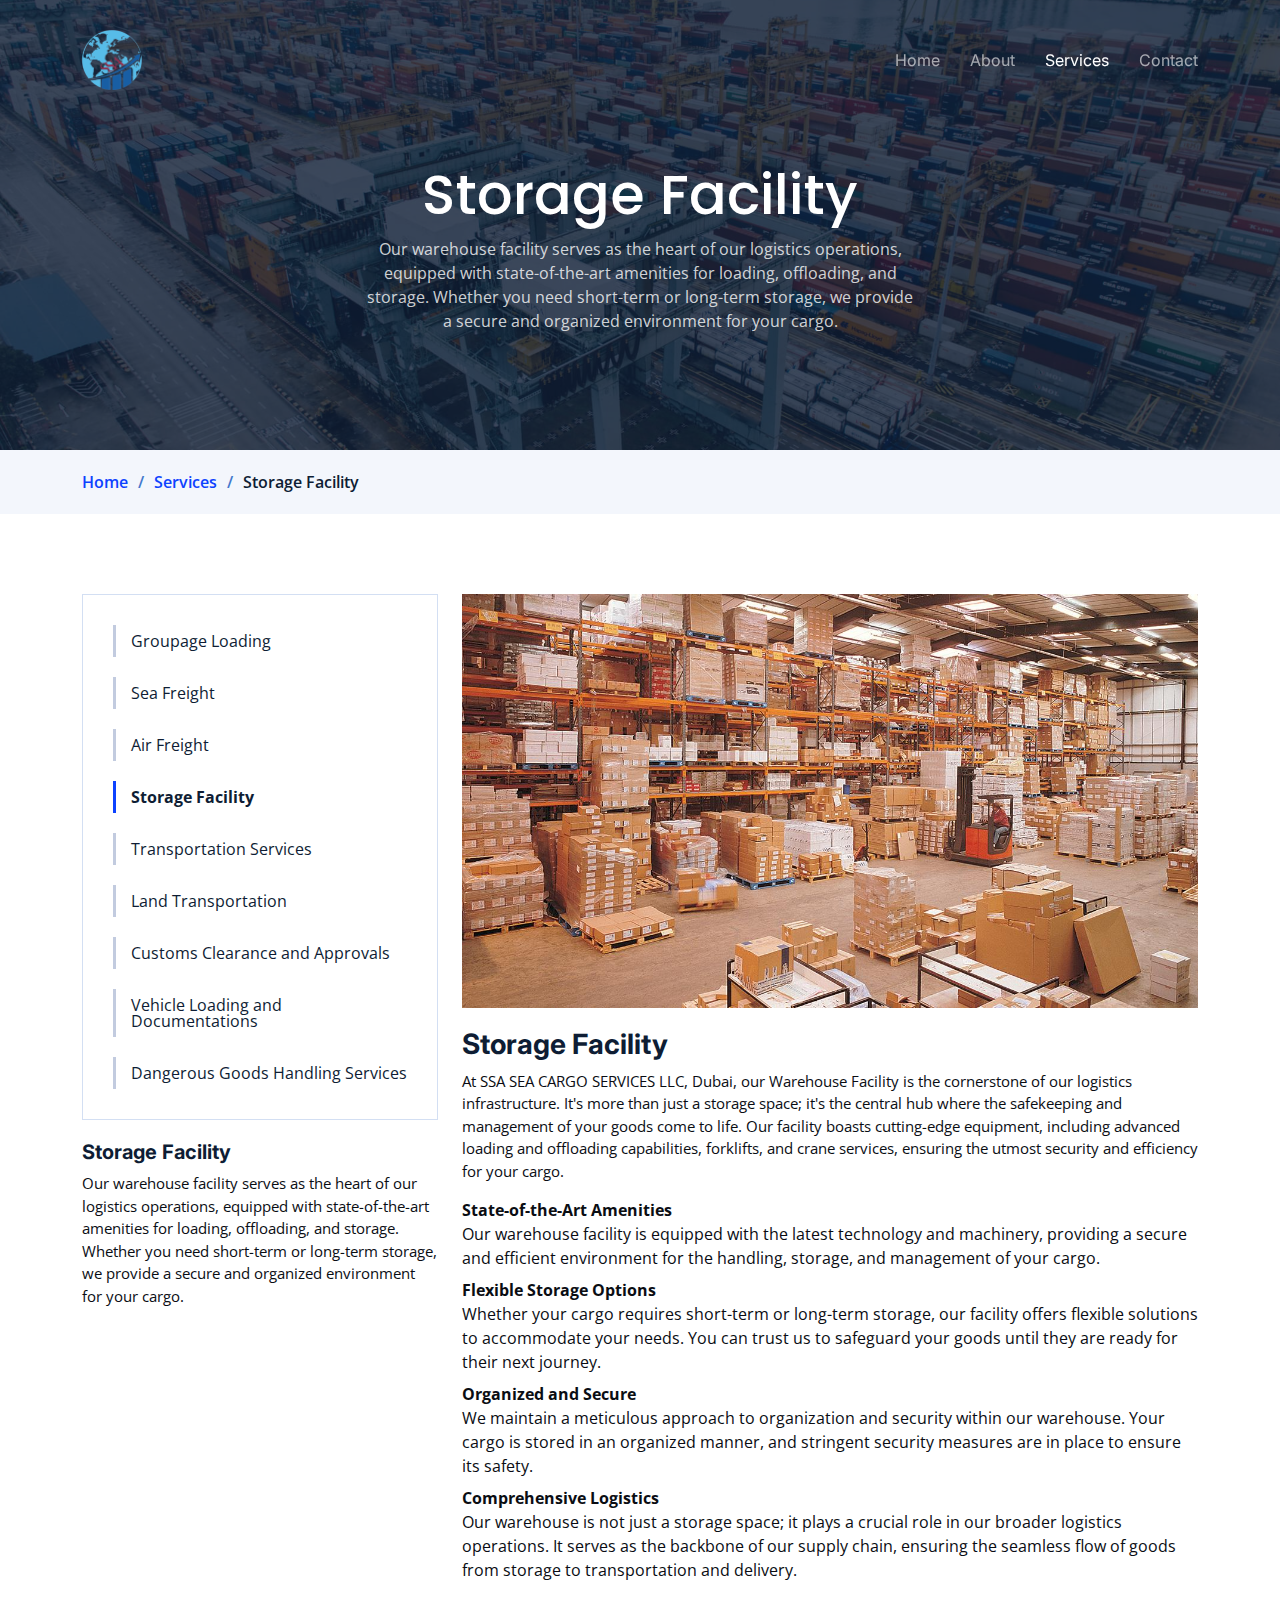
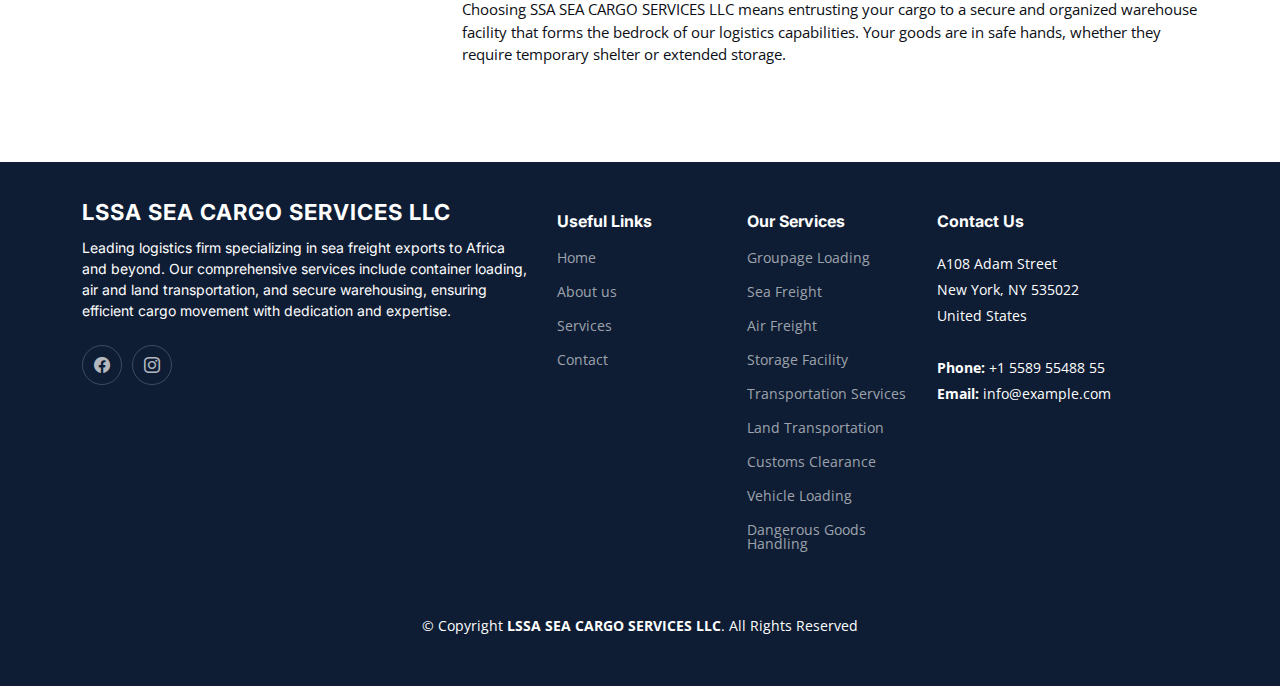
<file: storageFacility.html>
<!DOCTYPE html>
<html lang="en">
  <head>
    <meta charset="utf-8" />
    <meta content="width=device-width, initial-scale=1.0" name="viewport" />

    <title>SSA SEA CARGO</title>
    <meta content="" name="description" />
    <meta content="" name="keywords" />

    <!-- Favicons -->

    <link href="assets/img/logocircle.png" rel="icon" />

    <!-- Google Fonts -->
    <link rel="preconnect" href="https://fonts.googleapis.com" />
    <link rel="preconnect" href="https://fonts.gstatic.com" crossorigin />
    <link
      href="https://fonts.googleapis.com/css2?family=Open+Sans:ital,wght@0,300;0,400;0,500;0,600;0,700;1,300;1,400;1,600;1,700&family=Poppins:ital,wght@0,300;0,400;0,500;0,600;0,700;1,300;1,400;1,500;1,600;1,700&family=Inter:ital,wght@0,300;0,400;0,500;0,600;0,700;1,300;1,400;1,500;1,600;1,700&display=swap"
      rel="stylesheet"
    />

    <!-- Vendor CSS Files -->
    <link
      href="assets/vendor/bootstrap/css/bootstrap.min.css"
      rel="stylesheet"
    />
    <link
      href="assets/vendor/bootstrap-icons/bootstrap-icons.css"
      rel="stylesheet"
    />
    <link
      href="assets/vendor/fontawesome-free/css/all.min.css"
      rel="stylesheet"
    />
    <link
      href="assets/vendor/glightbox/css/glightbox.min.css"
      rel="stylesheet"
    />
    <link href="assets/vendor/swiper/swiper-bundle.min.css" rel="stylesheet" />
    <link href="assets/vendor/aos/aos.css" rel="stylesheet" />

    <!-- Template Main CSS File -->
    <link href="assets/css/main.css" rel="stylesheet" />
  </head>

  <body>
    <!-- ======= Header ======= -->
    <header id="header" class="header d-flex align-items-center fixed-top">
      <div
        class="container-fluid container-xl d-flex align-items-center justify-content-between"
      >
        <a href="index.html" class="logo d-flex align-items-center">
          <!-- Uncomment the line below if you also wish to use an image logo -->
          <img src="assets/img/logocircle.png" alt="" />
          <!-- <h1>Logis</h1> -->
        </a>

        <i class="mobile-nav-toggle mobile-nav-show bi bi-list"></i>
        <i class="mobile-nav-toggle mobile-nav-hide d-none bi bi-x"></i>
        <nav id="navbar" class="navbar">
          <ul>
            <li><a href="index.html">Home</a></li>
            <li><a href="about.html">About</a></li>
            <li><a href="services.html" class="active">Services</a></li>
            <li><a href="contact.html">Contact</a></li>
          </ul>
        </nav>
        <!-- .navbar -->
      </div>
    </header>
    <!-- End Header -->

    <main id="main">
      <!-- ======= Breadcrumbs ======= -->
      <div class="breadcrumbs">
        <div
          class="page-header d-flex align-items-center"
          style="background-image: url('assets/img/page-header.jpg')"
        >
          <div class="container position-relative">
            <div class="row d-flex justify-content-center">
              <div class="col-lg-6 text-center">
                <h2>Storage Facility</h2>
                <p>
                  Our warehouse facility serves as the heart of our logistics
                  operations, equipped with state-of-the-art amenities for
                  loading, offloading, and storage. Whether you need short-term
                  or long-term storage, we provide a secure and organized
                  environment for your cargo.
                </p>
              </div>
            </div>
          </div>
        </div>
        <nav>
          <div class="container">
            <ol>
              <li><a href="index.html">Home</a></li>
              <li><a href="services.html">Services</a></li>
              <li>Storage Facility</li>
            </ol>
          </div>
        </nav>
      </div>
      <!-- End Breadcrumbs -->

      <!-- ======= Service Details Section ======= -->
      <section id="service-details" class="service-details">
        <div class="container" data-aos="fade-up">
          <div class="row gy-4">
            <div class="col-lg-4">
              <div class="services-list">
                <a href="groupageLoading.html">Groupage Loading</a>
                <a href="seaFreight.html">Sea Freight</a>
                <a href="airFreight.html">Air Freight</a>
                <a href="storageFacility.html" class="active"
                  >Storage Facility</a
                >
                <a href="transportationService.html">Transportation Services</a>
                <a href="landTransportation.html">Land Transportation</a>
                <a href="customsClearance.html"
                  >Customs Clearance and Approvals</a
                >
                <a href="vehicleLoading.html"
                  >Vehicle Loading and Documentations</a
                >
                <a href="dangerousGoodsHandling.html"
                  >Dangerous Goods Handling Services</a
                >
              </div>

              <h4>Storage Facility</h4>
              <p>
                Our warehouse facility serves as the heart of our logistics
                operations, equipped with state-of-the-art amenities for
                loading, offloading, and storage. Whether you need short-term or
                long-term storage, we provide a secure and organized environment
                for your cargo.
              </p>
            </div>

            <div class="col-lg-8">
              <img
                src="assets/img/weare-housing1.jpeg"
                alt=""
                class="img-fluid services-img"
              />
              <h3>Storage Facility</h3>
              <p>
                At SSA SEA CARGO SERVICES LLC, Dubai, our Warehouse Facility is
                the cornerstone of our logistics infrastructure. It's more than
                just a storage space; it's the central hub where the safekeeping
                and management of your goods come to life. Our facility boasts
                cutting-edge equipment, including advanced loading and
                offloading capabilities, forklifts, and crane services, ensuring
                the utmost security and efficiency for your cargo.
              </p>
              <dl>
                <dt>State-of-the-Art Amenities</dt>
                <dd>
                  Our warehouse facility is equipped with the latest technology
                  and machinery, providing a secure and efficient environment
                  for the handling, storage, and management of your cargo.
                </dd>

                <dt>Flexible Storage Options</dt>
                <dd>
                  Whether your cargo requires short-term or long-term storage,
                  our facility offers flexible solutions to accommodate your
                  needs. You can trust us to safeguard your goods until they are
                  ready for their next journey.
                </dd>

                <dt>Organized and Secure</dt>
                <dd>
                  We maintain a meticulous approach to organization and security
                  within our warehouse. Your cargo is stored in an organized
                  manner, and stringent security measures are in place to ensure
                  its safety.
                </dd>

                <dt>Comprehensive Logistics</dt>
                <dd>
                  Our warehouse is not just a storage space; it plays a crucial
                  role in our broader logistics operations. It serves as the
                  backbone of our supply chain, ensuring the seamless flow of
                  goods from storage to transportation and delivery.
                </dd>
              </dl>
              <p>
                Choosing SSA SEA CARGO SERVICES LLC means entrusting your cargo
                to a secure and organized warehouse facility that forms the
                bedrock of our logistics capabilities. Your goods are in safe
                hands, whether they require temporary shelter or extended
                storage.
              </p>
            </div>
          </div>
        </div>
      </section>
      <!-- End Service Details Section -->
    </main>
    <!-- End #main -->

    <!-- ======= Footer ======= -->
    <footer id="footer" class="footer">
      <div class="container">
        <div class="row gy-4">
          <div class="col-lg-5 col-md-12 footer-info">
            <a href="index.html" class="logo d-flex align-items-center">
              <span>LSSA SEA CARGO SERVICES LLC</span>
            </a>
            <p>
              Leading logistics firm specializing in sea freight exports to
              Africa and beyond. Our comprehensive services include container
              loading, air and land transportation, and secure warehousing,
              ensuring efficient cargo movement with dedication and expertise.
            </p>
            <div class="social-links d-flex mt-4">
              <a href="#" class="facebook"><i class="bi bi-facebook"></i></a>
              <a href="#" class="instagram"><i class="bi bi-instagram"></i></a>
              <!-- <a href="#" class="linkedin"><i class="bi bi-linkedin"></i></a> -->
            </div>
          </div>

          <div class="col-lg-2 col-6 footer-links">
            <h4>Useful Links</h4>
            <ul>
              <li><a href="index.html">Home</a></li>
              <li><a href="about.html">About us</a></li>
              <li><a href="services.html">Services</a></li>
              <li><a href="contact.html">Contact</a></li>
            </ul>
          </div>

          <div class="col-lg-2 col-6 footer-links">
            <h4>Our Services</h4>
            <ul>
              <li><a href="groupageLoading.html">Groupage Loading</a></li>
              <li><a href="seaFreight.html">Sea Freight</a></li>
              <li><a href="airFreight.html">Air Freight</a></li>
              <li><a href="storageFacility.html">Storage Facility</a></li>
              <li>
                <a href="transportationService.html">Transportation Services</a>
              </li>
              <li><a href="landTransportation.html">Land Transportation</a></li>
              <li><a href="customsClearance.html">Customs Clearance</a></li>
              <li><a href="vehicleLoading.html">Vehicle Loading</a></li>
              <li>
                <a href="dangerousGoodsHandling.html"
                  >Dangerous Goods Handling
                </a>
              </li>
            </ul>
          </div>

          <div
            class="col-lg-3 col-md-12 footer-contact text-center text-md-start"
          >
            <h4>Contact Us</h4>
            <p>
              A108 Adam Street <br />
              New York, NY 535022<br />
              United States <br /><br />
              <strong>Phone:</strong> +1 5589 55488 55<br />
              <strong>Email:</strong> info@example.com<br />
            </p>
          </div>
        </div>
      </div>

      <div class="container mt-4">
        <div class="copyright">
          &copy; Copyright
          <strong
            ><span
              ><a href="index.html" style="color: white"
                >LSSA SEA CARGO SERVICES LLC</a
              ></span
            ></strong
          >. All Rights Reserved
        </div>
      </div>
    </footer>
    <!-- End Footer -->

    <a
      href="#"
      class="scroll-top d-flex align-items-center justify-content-center"
      ><i class="bi bi-arrow-up-short"></i
    ></a>
    <div id="preloader"></div>

    <!-- Vendor JS Files -->
    <script src="assets/vendor/bootstrap/js/bootstrap.bundle.min.js"></script>
    <script src="assets/vendor/purecounter/purecounter_vanilla.js"></script>
    <script src="assets/vendor/glightbox/js/glightbox.min.js"></script>
    <script src="assets/vendor/swiper/swiper-bundle.min.js"></script>
    <script src="assets/vendor/aos/aos.js"></script>
    <script src="assets/vendor/php-email-form/validate.js"></script>

    <!-- Template Main JS File -->
    <script src="assets/js/main.js"></script>
  </body>
</html>
</file>
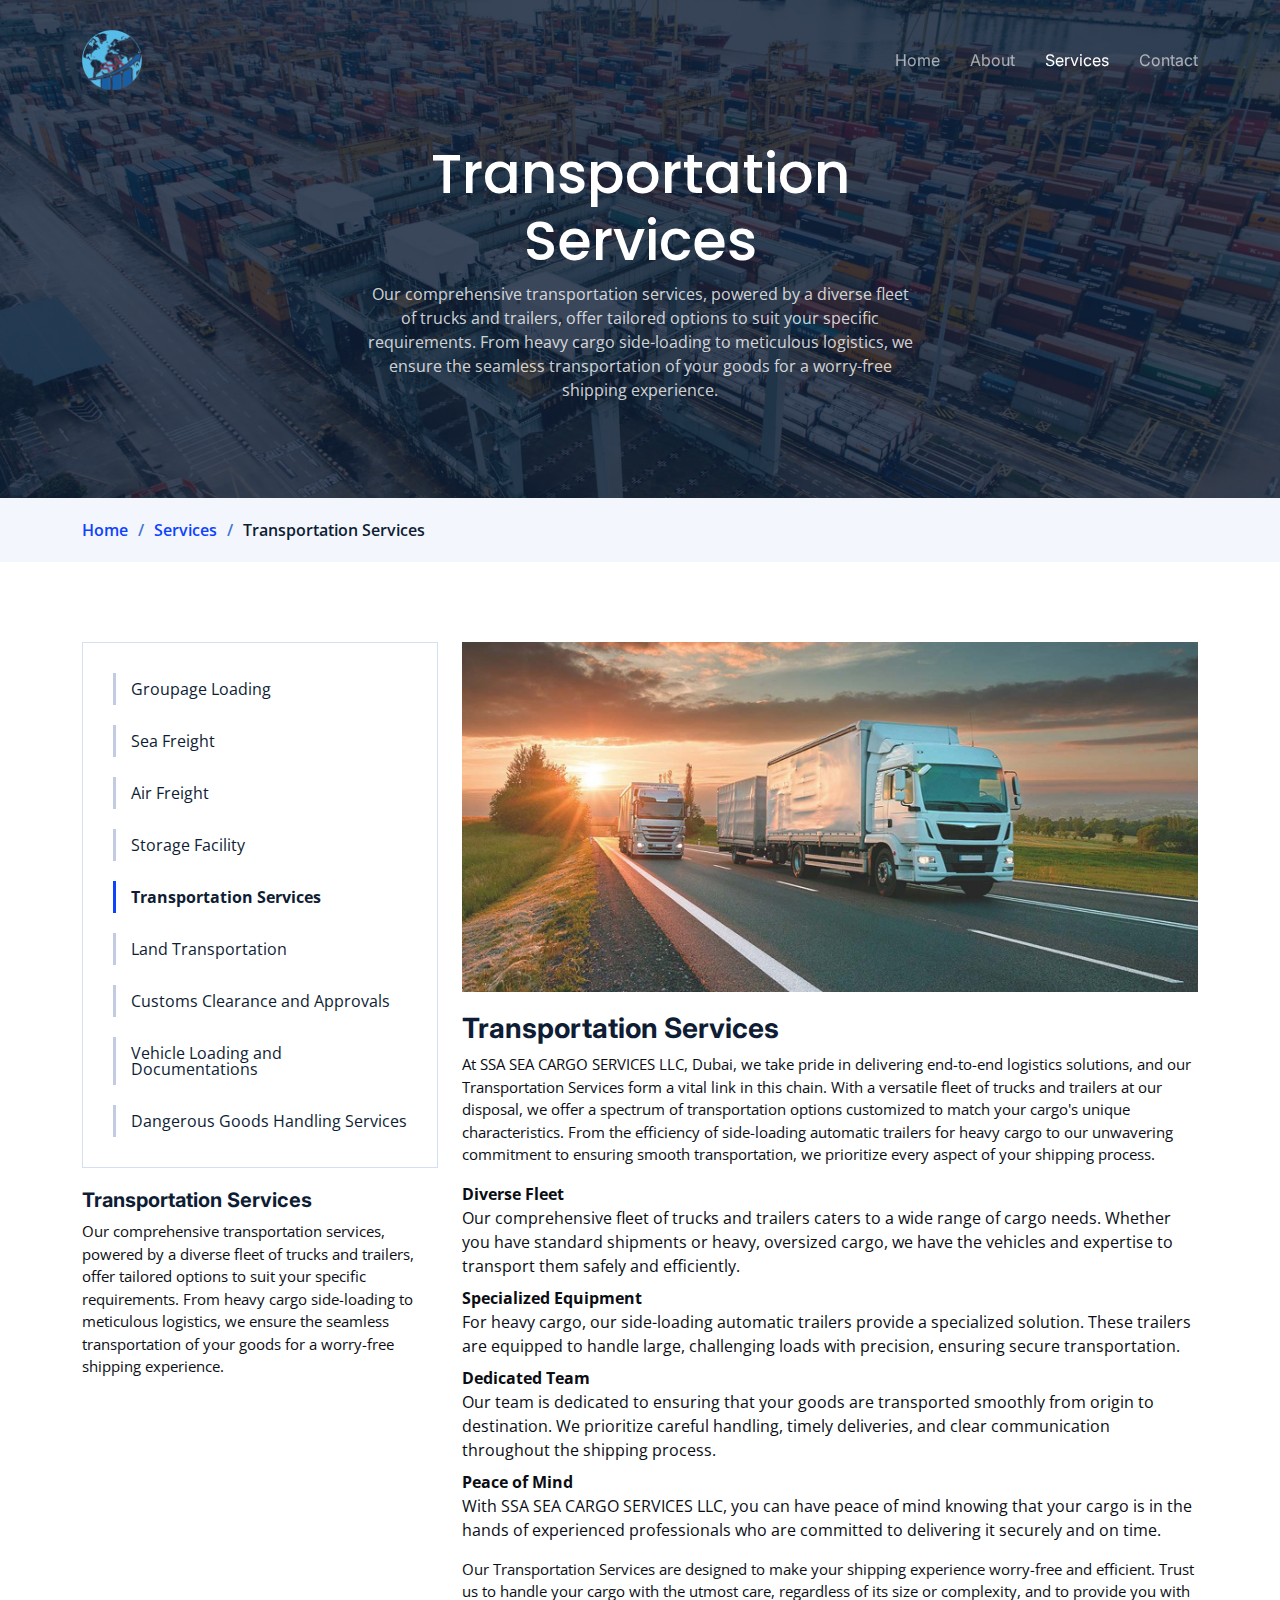
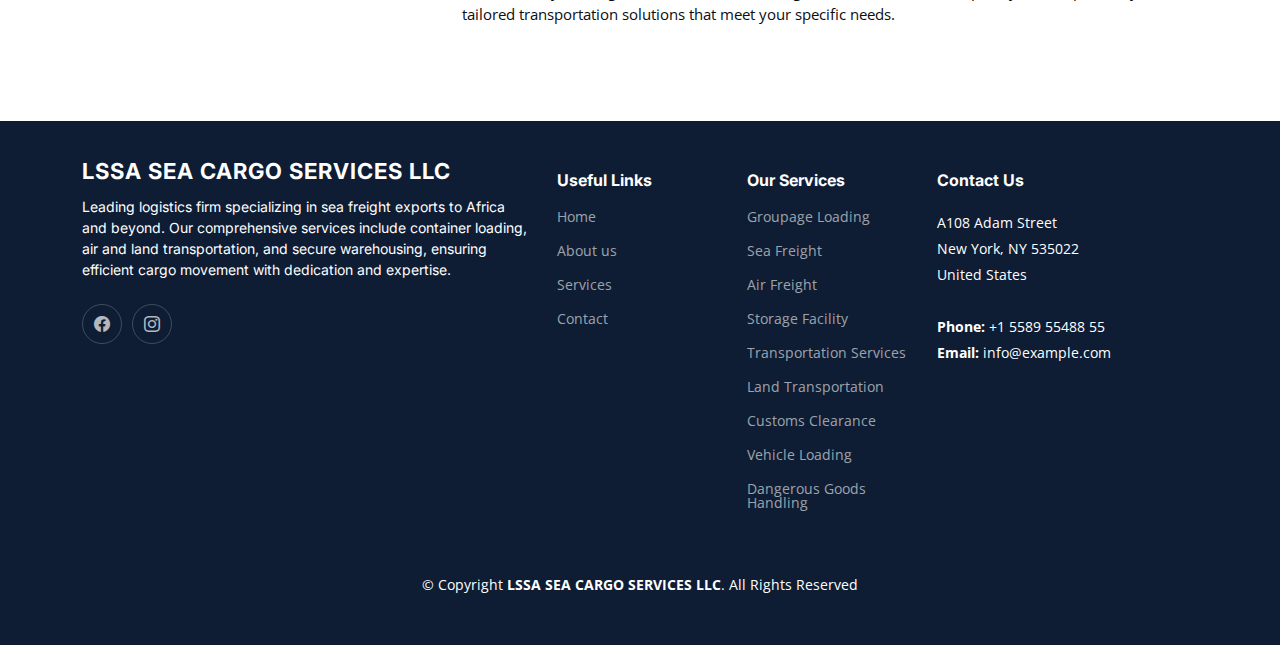
<file: transportationService.html>
<!DOCTYPE html>
<html lang="en">
  <head>
    <meta charset="utf-8" />
    <meta content="width=device-width, initial-scale=1.0" name="viewport" />

    <title>SSA SEA CARGO</title>
    <meta content="" name="description" />
    <meta content="" name="keywords" />

    <!-- Favicons -->

    <link href="assets/img/logocircle.png" rel="icon" />

    <!-- Google Fonts -->
    <link rel="preconnect" href="https://fonts.googleapis.com" />
    <link rel="preconnect" href="https://fonts.gstatic.com" crossorigin />
    <link
      href="https://fonts.googleapis.com/css2?family=Open+Sans:ital,wght@0,300;0,400;0,500;0,600;0,700;1,300;1,400;1,600;1,700&family=Poppins:ital,wght@0,300;0,400;0,500;0,600;0,700;1,300;1,400;1,500;1,600;1,700&family=Inter:ital,wght@0,300;0,400;0,500;0,600;0,700;1,300;1,400;1,500;1,600;1,700&display=swap"
      rel="stylesheet"
    />

    <!-- Vendor CSS Files -->
    <link
      href="assets/vendor/bootstrap/css/bootstrap.min.css"
      rel="stylesheet"
    />
    <link
      href="assets/vendor/bootstrap-icons/bootstrap-icons.css"
      rel="stylesheet"
    />
    <link
      href="assets/vendor/fontawesome-free/css/all.min.css"
      rel="stylesheet"
    />
    <link
      href="assets/vendor/glightbox/css/glightbox.min.css"
      rel="stylesheet"
    />
    <link href="assets/vendor/swiper/swiper-bundle.min.css" rel="stylesheet" />
    <link href="assets/vendor/aos/aos.css" rel="stylesheet" />

    <!-- Template Main CSS File -->
    <link href="assets/css/main.css" rel="stylesheet" />
  </head>

  <body>
    <!-- ======= Header ======= -->
    <header id="header" class="header d-flex align-items-center fixed-top">
      <div
        class="container-fluid container-xl d-flex align-items-center justify-content-between"
      >
        <a href="index.html" class="logo d-flex align-items-center">
          <!-- Uncomment the line below if you also wish to use an image logo -->
          <img src="assets/img/logocircle.png" alt="" />
          <!-- <h1>Logis</h1> -->
        </a>

        <i class="mobile-nav-toggle mobile-nav-show bi bi-list"></i>
        <i class="mobile-nav-toggle mobile-nav-hide d-none bi bi-x"></i>
        <nav id="navbar" class="navbar">
          <ul>
            <li><a href="index.html">Home</a></li>
            <li><a href="about.html">About</a></li>
            <li><a href="services.html" class="active">Services</a></li>
            <li><a href="contact.html">Contact</a></li>
          </ul>
        </nav>
        <!-- .navbar -->
      </div>
    </header>
    <!-- End Header -->

    <main id="main">
      <!-- ======= Breadcrumbs ======= -->
      <div class="breadcrumbs">
        <div
          class="page-header d-flex align-items-center"
          style="background-image: url('assets/img/page-header.jpg')"
        >
          <div class="container position-relative">
            <div class="row d-flex justify-content-center">
              <div class="col-lg-6 text-center">
                <h2>Transportation Services</h2>
                <p>
                  Our comprehensive transportation services, powered by a
                  diverse fleet of trucks and trailers, offer tailored options
                  to suit your specific requirements. From heavy cargo
                  side-loading to meticulous logistics, we ensure the seamless
                  transportation of your goods for a worry-free shipping
                  experience.
                </p>
              </div>
            </div>
          </div>
        </div>
        <nav>
          <div class="container">
            <ol>
              <li><a href="index.html">Home</a></li>
              <li><a href="services.html">Services</a></li>
              <li>Transportation Services</li>
            </ol>
          </div>
        </nav>
      </div>
      <!-- End Breadcrumbs -->

      <!-- ======= Service Details Section ======= -->
      <section id="service-details" class="service-details">
        <div class="container" data-aos="fade-up">
          <div class="row gy-4">
            <div class="col-lg-4">
              <div class="services-list">
                <a href="groupageLoading.html">Groupage Loading</a>
                <a href="seaFreight.html">Sea Freight</a>
                <a href="airFreight.html">Air Freight</a>
                <a href="storageFacility.html">Storage Facility</a>
                <a href="transportationService.html" class="active"
                  >Transportation Services</a
                >
                <a href="landTransportation.html">Land Transportation</a>
                <a href="customsClearance.html"
                  >Customs Clearance and Approvals</a
                >
                <a href="vehicleLoading.html"
                  >Vehicle Loading and Documentations</a
                >
                <a href="dangerousGoodsHandling.html"
                  >Dangerous Goods Handling Services</a
                >
              </div>

              <h4>Transportation Services</h4>
              <p>
                Our comprehensive transportation services, powered by a diverse
                fleet of trucks and trailers, offer tailored options to suit
                your specific requirements. From heavy cargo side-loading to
                meticulous logistics, we ensure the seamless transportation of
                your goods for a worry-free shipping experience.
              </p>
            </div>

            <div class="col-lg-8">
              <img
                src="assets/img/transportation-trucks.jpg"
                alt=""
                class="img-fluid services-img"
              />
              <h3>Transportation Services</h3>
              <p>
                At SSA SEA CARGO SERVICES LLC, Dubai, we take pride in
                delivering end-to-end logistics solutions, and our
                Transportation Services form a vital link in this chain. With a
                versatile fleet of trucks and trailers at our disposal, we offer
                a spectrum of transportation options customized to match your
                cargo's unique characteristics. From the efficiency of
                side-loading automatic trailers for heavy cargo to our
                unwavering commitment to ensuring smooth transportation, we
                prioritize every aspect of your shipping process.
              </p>
              <dl>
                <dt>Diverse Fleet</dt>
                <dd>
                  Our comprehensive fleet of trucks and trailers caters to a
                  wide range of cargo needs. Whether you have standard shipments
                  or heavy, oversized cargo, we have the vehicles and expertise
                  to transport them safely and efficiently.
                </dd>

                <dt>Specialized Equipment</dt>
                <dd>
                  For heavy cargo, our side-loading automatic trailers provide a
                  specialized solution. These trailers are equipped to handle
                  large, challenging loads with precision, ensuring secure
                  transportation.
                </dd>
                <dt>Dedicated Team</dt>
                <dd>
                  Our team is dedicated to ensuring that your goods are
                  transported smoothly from origin to destination. We prioritize
                  careful handling, timely deliveries, and clear communication
                  throughout the shipping process.
                </dd>
                <dt>Peace of Mind</dt>
                <dd>
                  With SSA SEA CARGO SERVICES LLC, you can have peace of mind
                  knowing that your cargo is in the hands of experienced
                  professionals who are committed to delivering it securely and
                  on time.
                </dd>
              </dl>
              <p>
                Our Transportation Services are designed to make your shipping
                experience worry-free and efficient. Trust us to handle your
                cargo with the utmost care, regardless of its size or
                complexity, and to provide you with tailored transportation
                solutions that meet your specific needs.
              </p>
            </div>
          </div>
        </div>
      </section>
      <!-- End Service Details Section -->
    </main>
    <!-- End #main -->

    <!-- ======= Footer ======= -->
    <footer id="footer" class="footer">
      <div class="container">
        <div class="row gy-4">
          <div class="col-lg-5 col-md-12 footer-info">
            <a href="index.html" class="logo d-flex align-items-center">
              <span>LSSA SEA CARGO SERVICES LLC</span>
            </a>
            <p>
              Leading logistics firm specializing in sea freight exports to
              Africa and beyond. Our comprehensive services include container
              loading, air and land transportation, and secure warehousing,
              ensuring efficient cargo movement with dedication and expertise.
            </p>
            <div class="social-links d-flex mt-4">
              <a href="#" class="facebook"><i class="bi bi-facebook"></i></a>
              <a href="#" class="instagram"><i class="bi bi-instagram"></i></a>
              <!-- <a href="#" class="linkedin"><i class="bi bi-linkedin"></i></a> -->
            </div>
          </div>

          <div class="col-lg-2 col-6 footer-links">
            <h4>Useful Links</h4>
            <ul>
              <li><a href="index.html">Home</a></li>
              <li><a href="about.html">About us</a></li>
              <li><a href="services.html">Services</a></li>
              <li><a href="contact.html">Contact</a></li>
            </ul>
          </div>

          <div class="col-lg-2 col-6 footer-links">
            <h4>Our Services</h4>
            <ul>
              <li><a href="groupageLoading.html">Groupage Loading</a></li>
              <li><a href="seaFreight.html">Sea Freight</a></li>
              <li><a href="airFreight.html">Air Freight</a></li>
              <li><a href="storageFacility.html">Storage Facility</a></li>
              <li>
                <a href="transportationService.html">Transportation Services</a>
              </li>
              <li><a href="landTransportation.html">Land Transportation</a></li>
              <li><a href="customsClearance.html">Customs Clearance</a></li>
              <li><a href="vehicleLoading.html">Vehicle Loading</a></li>
              <li>
                <a href="dangerousGoodsHandling.html"
                  >Dangerous Goods Handling
                </a>
              </li>
            </ul>
          </div>

          <div
            class="col-lg-3 col-md-12 footer-contact text-center text-md-start"
          >
            <h4>Contact Us</h4>
            <p>
              A108 Adam Street <br />
              New York, NY 535022<br />
              United States <br /><br />
              <strong>Phone:</strong> +1 5589 55488 55<br />
              <strong>Email:</strong> info@example.com<br />
            </p>
          </div>
        </div>
      </div>

      <div class="container mt-4">
        <div class="copyright">
          &copy; Copyright
          <strong
            ><span
              ><a href="index.html" style="color: white"
                >LSSA SEA CARGO SERVICES LLC</a
              ></span
            ></strong
          >. All Rights Reserved
        </div>
      </div>
    </footer>
    <!-- End Footer -->

    <a
      href="#"
      class="scroll-top d-flex align-items-center justify-content-center"
      ><i class="bi bi-arrow-up-short"></i
    ></a>
    <div id="preloader"></div>

    <!-- Vendor JS Files -->
    <script src="assets/vendor/bootstrap/js/bootstrap.bundle.min.js"></script>
    <script src="assets/vendor/purecounter/purecounter_vanilla.js"></script>
    <script src="assets/vendor/glightbox/js/glightbox.min.js"></script>
    <script src="assets/vendor/swiper/swiper-bundle.min.js"></script>
    <script src="assets/vendor/aos/aos.js"></script>
    <script src="assets/vendor/php-email-form/validate.js"></script>

    <!-- Template Main JS File -->
    <script src="assets/js/main.js"></script>
  </body>
</html>
</file>
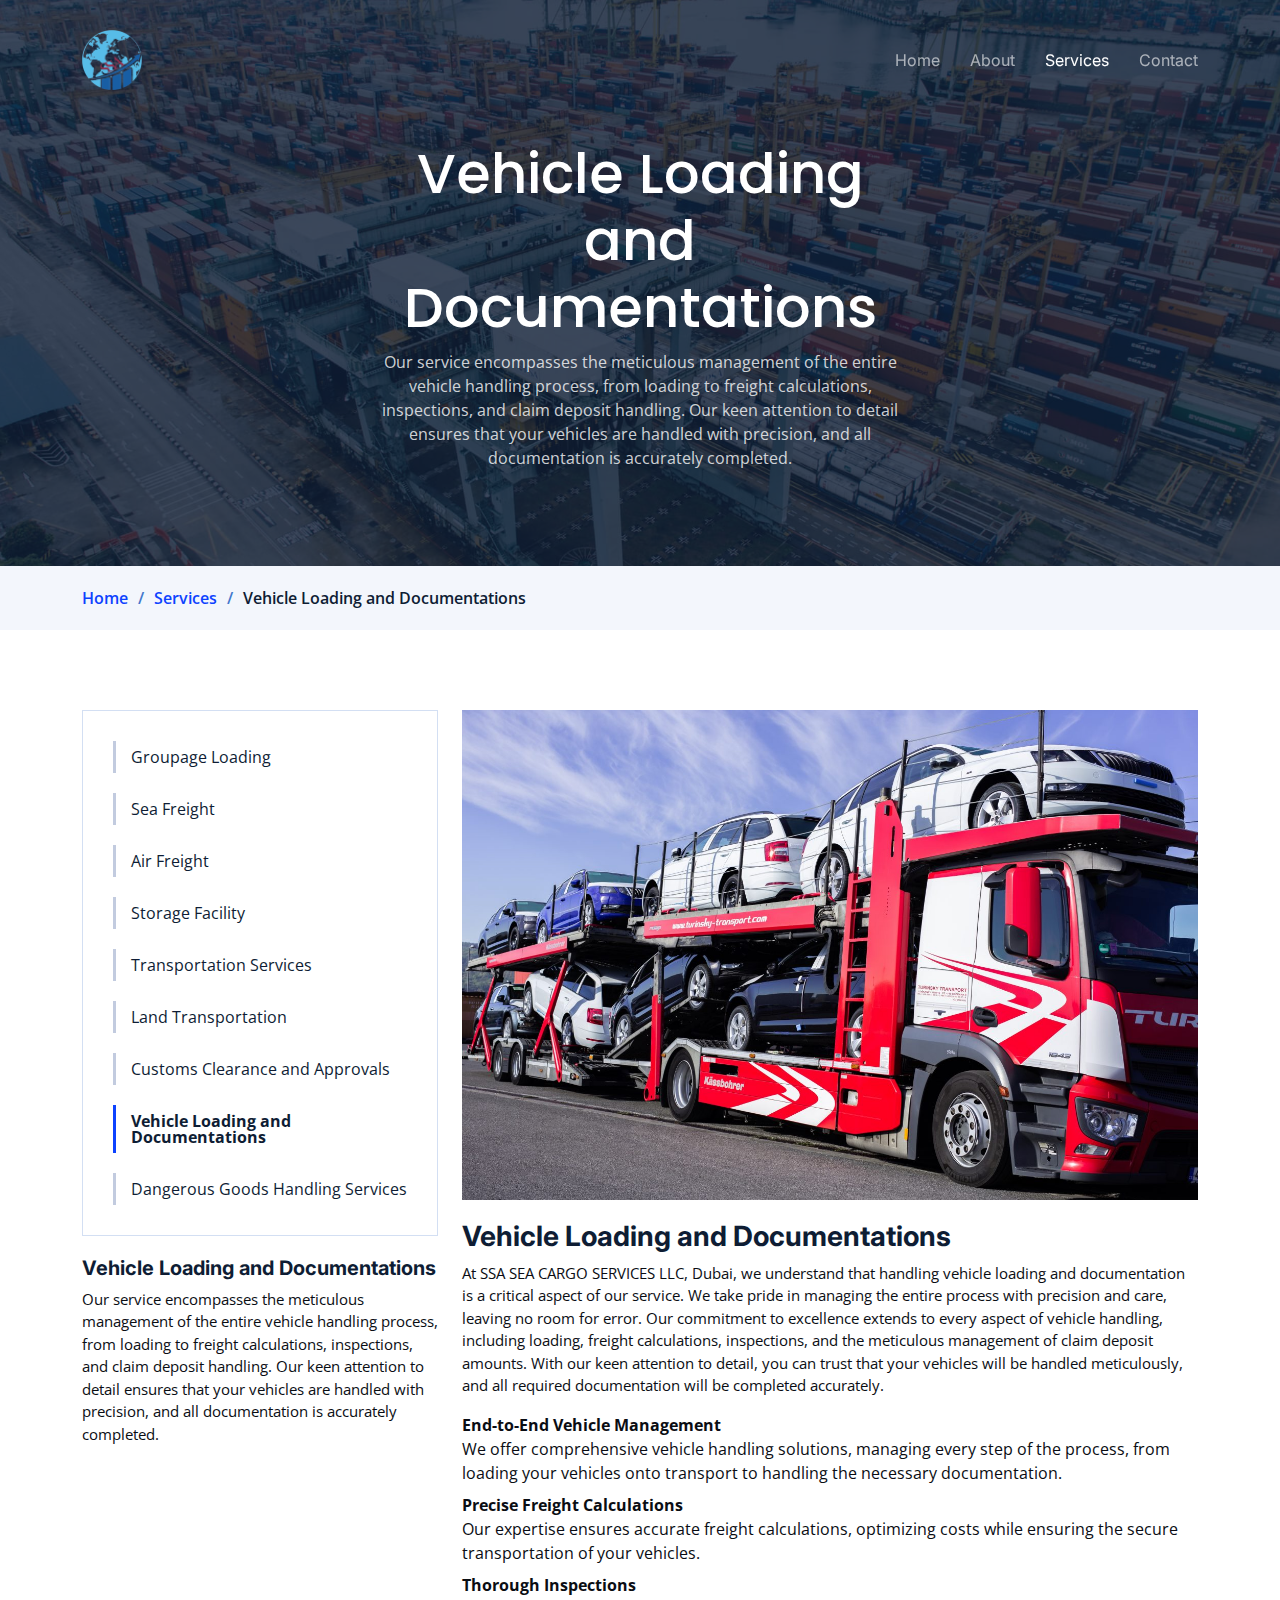
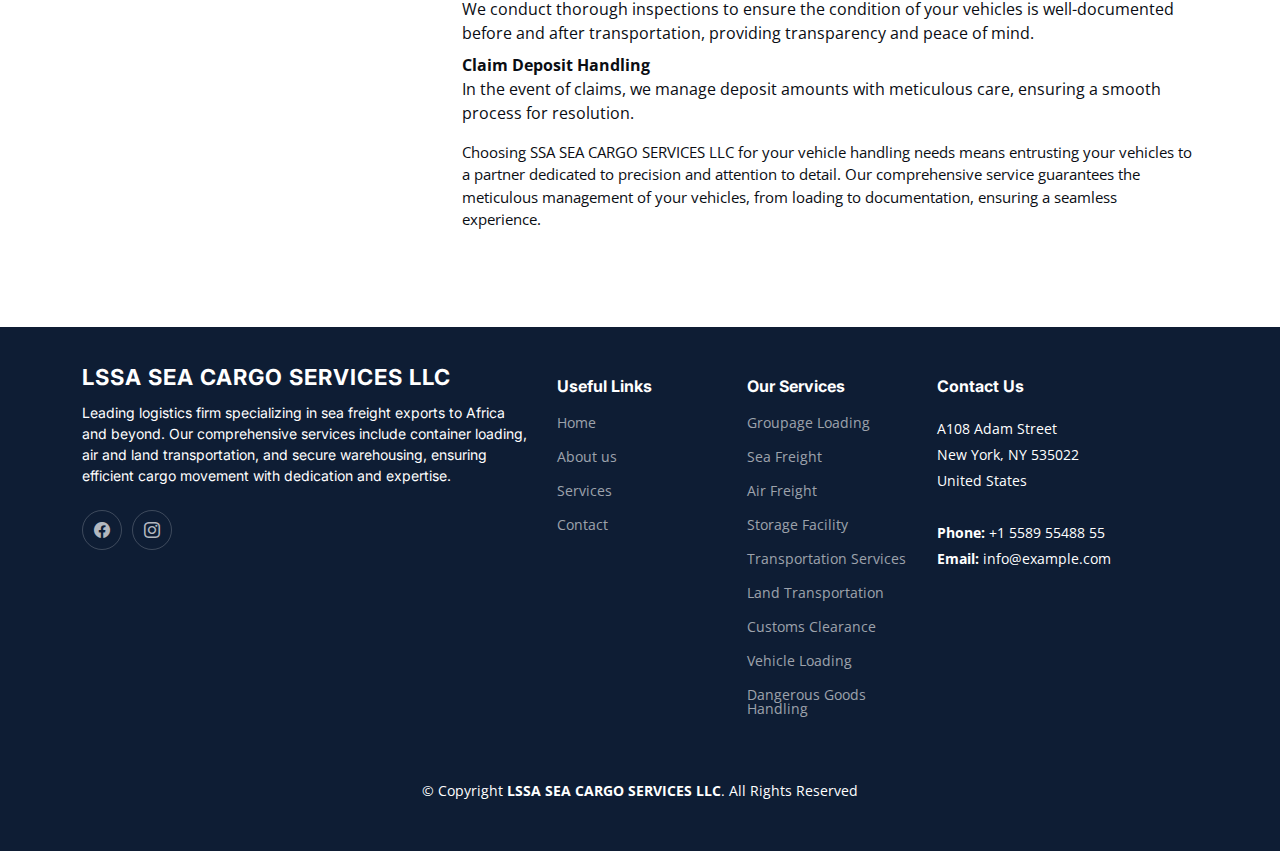
<file: vehicleLoading.html>
<!DOCTYPE html>
<html lang="en">
  <head>
    <meta charset="utf-8" />
    <meta content="width=device-width, initial-scale=1.0" name="viewport" />

    <title>SSA SEA CARGO</title>
    <meta content="" name="description" />
    <meta content="" name="keywords" />

    <!-- Favicons -->

    <link href="assets/img/logocircle.png" rel="icon" />

    <!-- Google Fonts -->
    <link rel="preconnect" href="https://fonts.googleapis.com" />
    <link rel="preconnect" href="https://fonts.gstatic.com" crossorigin />
    <link
      href="https://fonts.googleapis.com/css2?family=Open+Sans:ital,wght@0,300;0,400;0,500;0,600;0,700;1,300;1,400;1,600;1,700&family=Poppins:ital,wght@0,300;0,400;0,500;0,600;0,700;1,300;1,400;1,500;1,600;1,700&family=Inter:ital,wght@0,300;0,400;0,500;0,600;0,700;1,300;1,400;1,500;1,600;1,700&display=swap"
      rel="stylesheet"
    />

    <!-- Vendor CSS Files -->
    <link
      href="assets/vendor/bootstrap/css/bootstrap.min.css"
      rel="stylesheet"
    />
    <link
      href="assets/vendor/bootstrap-icons/bootstrap-icons.css"
      rel="stylesheet"
    />
    <link
      href="assets/vendor/fontawesome-free/css/all.min.css"
      rel="stylesheet"
    />
    <link
      href="assets/vendor/glightbox/css/glightbox.min.css"
      rel="stylesheet"
    />
    <link href="assets/vendor/swiper/swiper-bundle.min.css" rel="stylesheet" />
    <link href="assets/vendor/aos/aos.css" rel="stylesheet" />

    <!-- Template Main CSS File -->
    <link href="assets/css/main.css" rel="stylesheet" />
  </head>

  <body>
    <!-- ======= Header ======= -->
    <header id="header" class="header d-flex align-items-center fixed-top">
      <div
        class="container-fluid container-xl d-flex align-items-center justify-content-between"
      >
        <a href="index.html" class="logo d-flex align-items-center">
          <!-- Uncomment the line below if you also wish to use an image logo -->
          <img src="assets/img/logocircle.png" alt="" />
          <!-- <h1>Logis</h1> -->
        </a>

        <i class="mobile-nav-toggle mobile-nav-show bi bi-list"></i>
        <i class="mobile-nav-toggle mobile-nav-hide d-none bi bi-x"></i>
        <nav id="navbar" class="navbar">
          <ul>
            <li><a href="index.html">Home</a></li>
            <li><a href="about.html">About</a></li>
            <li><a href="services.html" class="active">Services</a></li>
            <li><a href="contact.html">Contact</a></li>
          </ul>
        </nav>
        <!-- .navbar -->
      </div>
    </header>
    <!-- End Header -->

    <main id="main">
      <!-- ======= Breadcrumbs ======= -->
      <div class="breadcrumbs">
        <div
          class="page-header d-flex align-items-center"
          style="background-image: url('assets/img/page-header.jpg')"
        >
          <div class="container position-relative">
            <div class="row d-flex justify-content-center">
              <div class="col-lg-6 text-center">
                <h2>Vehicle Loading and Documentations</h2>
                <p>
                  Our service encompasses the meticulous management of the
                  entire vehicle handling process, from loading to freight
                  calculations, inspections, and claim deposit handling. Our
                  keen attention to detail ensures that your vehicles are
                  handled with precision, and all documentation is accurately
                  completed.
                </p>
              </div>
            </div>
          </div>
        </div>
        <nav>
          <div class="container">
            <ol>
              <li><a href="index.html">Home</a></li>
              <li><a href="services.html">Services</a></li>
              <li>Vehicle Loading and Documentations</li>
            </ol>
          </div>
        </nav>
      </div>
      <!-- End Breadcrumbs -->

      <!-- ======= Service Details Section ======= -->
      <section id="service-details" class="service-details">
        <div class="container" data-aos="fade-up">
          <div class="row gy-4">
            <div class="col-lg-4">
              <div class="services-list">
                <a href="groupageLoading.html">Groupage Loading</a>
                <a href="seaFreight.html">Sea Freight</a>
                <a href="airFreight.html">Air Freight</a>
                <a href="storageFacility.html">Storage Facility</a>
                <a href="transportationService.html">Transportation Services</a>
                <a href="landTransportation.html">Land Transportation</a>
                <a href="customsClearance.html"
                  >Customs Clearance and Approvals</a
                >
                <a href="vehicleLoading.html" class="active"
                  >Vehicle Loading and Documentations</a
                >
                <a href="dangerousGoodsHandling.html"
                  >Dangerous Goods Handling Services</a
                >
              </div>

              <h4>Vehicle Loading and Documentations</h4>
              <p>
                Our service encompasses the meticulous management of the entire
                vehicle handling process, from loading to freight calculations,
                inspections, and claim deposit handling. Our keen attention to
                detail ensures that your vehicles are handled with precision,
                and all documentation is accurately completed.
              </p>
            </div>

            <div class="col-lg-8">
              <img
                src="assets/img/services/vehicle-loading1.jpg"
                alt=""
                class="img-fluid services-img"
              />
              <h3>Vehicle Loading and Documentations</h3>
              <p>
                At SSA SEA CARGO SERVICES LLC, Dubai, we understand that
                handling vehicle loading and documentation is a critical aspect
                of our service. We take pride in managing the entire process
                with precision and care, leaving no room for error. Our
                commitment to excellence extends to every aspect of vehicle
                handling, including loading, freight calculations, inspections,
                and the meticulous management of claim deposit amounts. With our
                keen attention to detail, you can trust that your vehicles will
                be handled meticulously, and all required documentation will be
                completed accurately.
              </p>
              <dl>
                <dt>End-to-End Vehicle Management</dt>
                <dd>
                  We offer comprehensive vehicle handling solutions, managing
                  every step of the process, from loading your vehicles onto
                  transport to handling the necessary documentation.
                </dd>

                <dt>Precise Freight Calculations</dt>
                <dd>
                  Our expertise ensures accurate freight calculations,
                  optimizing costs while ensuring the secure transportation of
                  your vehicles.
                </dd>
                <dt>Thorough Inspections</dt>
                <dd>
                  We conduct thorough inspections to ensure the condition of
                  your vehicles is well-documented before and after
                  transportation, providing transparency and peace of mind.
                </dd>
                <dt>Claim Deposit Handling</dt>
                <dd>
                  In the event of claims, we manage deposit amounts with
                  meticulous care, ensuring a smooth process for resolution.
                </dd>
              </dl>
              <p>
                Choosing SSA SEA CARGO SERVICES LLC for your vehicle handling
                needs means entrusting your vehicles to a partner dedicated to
                precision and attention to detail. Our comprehensive service
                guarantees the meticulous management of your vehicles, from
                loading to documentation, ensuring a seamless experience.
              </p>
            </div>
          </div>
        </div>
      </section>
      <!-- End Service Details Section -->
    </main>
    <!-- End #main -->

    <!-- ======= Footer ======= -->
    <footer id="footer" class="footer">
      <div class="container">
        <div class="row gy-4">
          <div class="col-lg-5 col-md-12 footer-info">
            <a href="index.html" class="logo d-flex align-items-center">
              <span>LSSA SEA CARGO SERVICES LLC</span>
            </a>
            <p>
              Leading logistics firm specializing in sea freight exports to
              Africa and beyond. Our comprehensive services include container
              loading, air and land transportation, and secure warehousing,
              ensuring efficient cargo movement with dedication and expertise.
            </p>
            <div class="social-links d-flex mt-4">
              <a href="#" class="facebook"><i class="bi bi-facebook"></i></a>
              <a href="#" class="instagram"><i class="bi bi-instagram"></i></a>
              <!-- <a href="#" class="linkedin"><i class="bi bi-linkedin"></i></a> -->
            </div>
          </div>

          <div class="col-lg-2 col-6 footer-links">
            <h4>Useful Links</h4>
            <ul>
              <li><a href="index.html">Home</a></li>
              <li><a href="about.html">About us</a></li>
              <li><a href="services.html">Services</a></li>
              <li><a href="contact.html">Contact</a></li>
            </ul>
          </div>

          <div class="col-lg-2 col-6 footer-links">
            <h4>Our Services</h4>
            <ul>
              <li><a href="groupageLoading.html">Groupage Loading</a></li>
              <li><a href="seaFreight.html">Sea Freight</a></li>
              <li><a href="airFreight.html">Air Freight</a></li>
              <li><a href="storageFacility.html">Storage Facility</a></li>
              <li>
                <a href="transportationService.html">Transportation Services</a>
              </li>
              <li><a href="landTransportation.html">Land Transportation</a></li>
              <li><a href="customsClearance.html">Customs Clearance</a></li>
              <li><a href="vehicleLoading.html">Vehicle Loading</a></li>
              <li>
                <a href="dangerousGoodsHandling.html"
                  >Dangerous Goods Handling
                </a>
              </li>
            </ul>
          </div>

          <div
            class="col-lg-3 col-md-12 footer-contact text-center text-md-start"
          >
            <h4>Contact Us</h4>
            <p>
              A108 Adam Street <br />
              New York, NY 535022<br />
              United States <br /><br />
              <strong>Phone:</strong> +1 5589 55488 55<br />
              <strong>Email:</strong> info@example.com<br />
            </p>
          </div>
        </div>
      </div>

      <div class="container mt-4">
        <div class="copyright">
          &copy; Copyright
          <strong
            ><span
              ><a href="index.html" style="color: white"
                >LSSA SEA CARGO SERVICES LLC</a
              ></span
            ></strong
          >. All Rights Reserved
        </div>
      </div>
    </footer>
    <!-- End Footer -->

    <a
      href="#"
      class="scroll-top d-flex align-items-center justify-content-center"
      ><i class="bi bi-arrow-up-short"></i
    ></a>
    <div id="preloader"></div>

    <!-- Vendor JS Files -->
    <script src="assets/vendor/bootstrap/js/bootstrap.bundle.min.js"></script>
    <script src="assets/vendor/purecounter/purecounter_vanilla.js"></script>
    <script src="assets/vendor/glightbox/js/glightbox.min.js"></script>
    <script src="assets/vendor/swiper/swiper-bundle.min.js"></script>
    <script src="assets/vendor/aos/aos.js"></script>
    <script src="assets/vendor/php-email-form/validate.js"></script>

    <!-- Template Main JS File -->
    <script src="assets/js/main.js"></script>
  </body>
</html>
</file>
<file: assets/css/main.css>
/**
* Template Name: Logis
* Updated: Sep 18 2023 with Bootstrap v5.3.2
* Template URL: https://bootstrapmade.com/logis-bootstrap-logistics-website-template/
* Author: BootstrapMade.com
* License: https://bootstrapmade.com/license/
*/

/*--------------------------------------------------------------
# Set main reusable colors and fonts using CSS variables
# Learn more about CSS variables at https://developer.mozilla.org/en-US/docs/Web/CSS/Using_CSS_custom_properties
--------------------------------------------------------------*/
/* Fonts */
:root {
  --font-default: "Open Sans", system-ui, -apple-system, "Segoe UI", Roboto, "Helvetica Neue", Arial, "Noto Sans", "Liberation Sans", sans-serif, "Apple Color Emoji", "Segoe UI Emoji", "Segoe UI Symbol", "Noto Color Emoji";
  --font-primary: "Inter", sans-serif;
  --font-secondary: "Poppins", sans-serif;
}

/* Colors */
:root {
  --color-default: #0a0d13;
  --color-primary: #0d42ff;
  --color-secondary: #0e1d34;
}

/* Smooth scroll behavior */
:root {
  scroll-behavior: smooth;
}

/*--------------------------------------------------------------
# General
--------------------------------------------------------------*/
body {
  font-family: var(--font-default);
  color: var(--color-default);
}

a {
  color: var(--color-primary);
  text-decoration: none;
}

a:hover {
  color: #406aff;
  text-decoration: none;
}

h1,
h2,
h3,
h4,
h5,
h6 {
  font-family: var(--font-primary);
}

/*--------------------------------------------------------------
# Sections & Section Header
--------------------------------------------------------------*/
section {
  padding: 80px 0;
  overflow: hidden;
}

.section-header {
  text-align: center;
  padding: 30px 0;
  position: relative;
}

.section-header h2 {
  font-size: 32px;
  font-weight: 700;
  text-transform: uppercase;
  margin-bottom: 20px;
  padding-bottom: 0;
  color: #001973;
  position: relative;
  z-index: 2;
  margin-bottom: 20px;
  padding-bottom: 20px;
  position: relative;
}

.section-header h2:after {
  content: "";
  position: absolute;
  display: block;
  width: 50px;
  height: 3px;
  background: var(--color-primary);
  left: 0;
  right: 0;
  bottom: 0;
  margin: auto;
}

.section-header span {
  position: absolute;
  top: 46px;
  color: rgba(14, 29, 52, 0.06);
  left: 0;
  right: 0;
  z-index: 1;
  font-weight: 700;
  font-size: 56px;
  text-transform: uppercase;
  line-height: 0;
}

.section-header p {
  margin-bottom: 0;
  position: relative;
  z-index: 2;
}

@media (max-width: 640px) {
  .section-header h2 {
    font-size: 28px;
    margin-bottom: 15px;
  }

  .section-header span {
    font-size: 38px;
  }
}

/*--------------------------------------------------------------
# Breadcrumbs
--------------------------------------------------------------*/
.breadcrumbs .page-header {
  padding: 140px 0 80px 0;
  position: relative;
  background-size: cover;
  background-position: center;
  background-repeat: no-repeat;
  min-height: 50vh;
}

.breadcrumbs .page-header:before {
  content: "";
  background-color: rgba(14, 29, 52, 0.8);
  position: absolute;
  inset: 0;
}

.breadcrumbs .page-header h2 {
  font-size: 56px;
  font-weight: 500;
  color: #fff;
  font-family: var(--font-secondary);
}

.breadcrumbs .page-header p {
  color: rgba(255, 255, 255, 0.8);
}

.breadcrumbs nav {
  background-color: #f3f6fc;
  padding: 20px 0;
}

.breadcrumbs nav ol {
  display: flex;
  flex-wrap: wrap;
  list-style: none;
  margin: 0;
  padding: 0;
  font-size: 16px;
  font-weight: 600;
  color: var(--color-secondary);
}

.breadcrumbs nav ol a {
  color: var(--color-primary);
  transition: 0.3s;
}

.breadcrumbs nav ol a:hover {
  text-decoration: underline;
}

.breadcrumbs nav ol li+li {
  padding-left: 10px;
}

.breadcrumbs nav ol li+li::before {
  display: inline-block;
  padding-right: 10px;
  color: #4278cc;
  content: "/";
}

/*--------------------------------------------------------------
# Scroll top button
--------------------------------------------------------------*/
.scroll-top {
  position: fixed;
  visibility: hidden;
  opacity: 0;
  right: 15px;
  bottom: 15px;
  z-index: 99999;
  background: var(--color-primary);
  width: 40px;
  height: 40px;
  border-radius: 4px;
  transition: all 0.4s;
}

.scroll-top i {
  font-size: 24px;
  color: #fff;
  line-height: 0;
}

.scroll-top:hover {
  background: rgba(13, 66, 255, 0.8);
  color: #fff;
}

.scroll-top.active {
  visibility: visible;
  opacity: 1;
}

/*--------------------------------------------------------------
# Preloader
--------------------------------------------------------------*/
#preloader {
  position: fixed;
  inset: 0;
  z-index: 9999;
  overflow: hidden;
  background: #fff;
  transition: all 0.6s ease-out;
  width: 100%;
  height: 100vh;
}

#preloader:before,
#preloader:after {
  content: "";
  position: absolute;
  border: 4px solid var(--color-primary);
  border-radius: 50%;
  animation: animate-preloader 2s cubic-bezier(0, 0.2, 0.8, 1) infinite;
}

#preloader:after {
  animation-delay: -0.5s;
}

@keyframes animate-preloader {
  0% {
    width: 10px;
    height: 10px;
    top: calc(50% - 5px);
    left: calc(50% - 5px);
    opacity: 1;
  }

  100% {
    width: 72px;
    height: 72px;
    top: calc(50% - 36px);
    left: calc(50% - 36px);
    opacity: 0;
  }
}

/*--------------------------------------------------------------
# Disable aos animation delay on mobile devices
--------------------------------------------------------------*/
@media screen and (max-width: 768px) {
  [data-aos-delay] {
    transition-delay: 0 !important;
  }
}

/*--------------------------------------------------------------
# Header
--------------------------------------------------------------*/
.header {
  transition: all 0.5s;
  z-index: 997;
  padding: 30px 0;
}

.header.sticked {
  background: rgba(14, 29, 52, 0.9);
  padding: 15px 0;
  box-shadow: 0px 2px 20px rgba(14, 29, 52, 0.1);
}

.header .logo img {
  height: 60px;
  margin-right: 6px;
}

.header .logo h1 {
  font-size: 30px;
  margin: 0;
  font-weight: 700;
  color: #fff;
  font-family: var(--font-primary);
}

/*--------------------------------------------------------------
# Desktop Navigation
--------------------------------------------------------------*/
@media (min-width: 1280px) {
  .navbar {
    padding: 0;
  }

  .navbar ul {
    margin: 0;
    padding: 0;
    display: flex;
    list-style: none;
    align-items: center;
  }

  .navbar li {
    position: relative;
  }

  .navbar a,
  .navbar a:focus {
    display: flex;
    align-items: center;
    justify-content: space-between;
    padding: 10px 0 10px 30px;
    font-family: var(--font-primary);
    font-size: 16px;
    font-weight: 400;
    color: rgba(255, 255, 255, 0.6);
    white-space: nowrap;
    transition: 0.3s;
  }

  .navbar a i,
  .navbar a:focus i {
    font-size: 12px;
    line-height: 0;
    margin-left: 5px;
  }

  .navbar a:hover,
  .navbar .active,
  .navbar .active:focus,
  .navbar li:hover>a {
    color: #fff;
  }

  .navbar .get-a-quote,
  .navbar .get-a-quote:focus {
    background: var(--color-primary);
    padding: 8px 20px;
    margin-left: 30px;
    border-radius: 4px;
    color: #fff;
  }
  .get-contact,
  .get-contact:focus{
    background: var(--color-primary);
    padding: 8px 20px;
    margin-left: 30px;
    border-radius: 4px;
    color: #fff;

  }

  .get-contact:hover,
  .get-contact:focus:hover {
    color: #fff;
    background: #2756ff;

  }
  .navbar .get-a-quote:hover,
  .navbar .get-a-quote:focus:hover {
    color: #fff;
    background: #2756ff;
  }

  .navbar .dropdown ul {
    display: block;
    position: absolute;
    left: 14px;
    top: calc(100% + 30px);
    margin: 0;
    padding: 10px 0;
    z-index: 99;
    opacity: 0;
    visibility: hidden;
    background: #fff;
    box-shadow: 0px 0px 30px rgba(127, 137, 161, 0.25);
    transition: 0.3s;
    border-radius: 4px;
  }

  .navbar .dropdown ul li {
    min-width: 200px;
  }

  .navbar .dropdown ul a {
    padding: 10px 20px;
    font-size: 15px;
    text-transform: none;
    font-weight: 400;
    color: var(--color-secondary);
  }

  .navbar .dropdown ul a i {
    font-size: 12px;
  }

  .navbar .dropdown ul a:hover,
  .navbar .dropdown ul .active:hover,
  .navbar .dropdown ul li:hover>a {
    color: var(--color-primary);
  }

  .navbar .dropdown:hover>ul {
    opacity: 1;
    top: 100%;
    visibility: visible;
  }

  .navbar .dropdown .dropdown ul {
    top: 0;
    left: calc(100% - 30px);
    visibility: hidden;
  }

  .navbar .dropdown .dropdown:hover>ul {
    opacity: 1;
    top: 0;
    left: 100%;
    visibility: visible;
  }
}

@media (min-width: 1280px) and (max-width: 1366px) {
  .navbar .dropdown .dropdown ul {
    left: -90%;
  }

  .navbar .dropdown .dropdown:hover>ul {
    left: -100%;
  }
}

@media (min-width: 1280px) {

  .mobile-nav-show,
  .mobile-nav-hide {
    display: none;
  }
}

/*--------------------------------------------------------------
# Mobile Navigation
--------------------------------------------------------------*/
@media (max-width: 1279px) {
  .navbar {
    position: fixed;
    top: 0;
    right: -100%;
    width: 100%;
    max-width: 400px;
    bottom: 0;
    transition: 0.3s;
    z-index: 9997;
  }

  .navbar ul {
    position: absolute;
    inset: 0;
    padding: 50px 0 10px 0;
    margin: 0;
    background: rgba(14, 29, 52, 0.9);
    overflow-y: auto;
    transition: 0.3s;
    z-index: 9998;
  }

  .navbar a,
  .navbar a:focus {
    display: flex;
    align-items: center;
    justify-content: space-between;
    padding: 12px 20px;
    font-family: var(--font-primary);
    font-size: 16px;
    font-weight: 500;
    color: rgba(255, 255, 255, 0.7);
    white-space: nowrap;
    transition: 0.3s;
  }

  .navbar a i,
  .navbar a:focus i {
    font-size: 12px;
    line-height: 0;
    margin-left: 5px;
  }

  .navbar a:hover,
  .navbar .active,
  .navbar .active:focus,
  .navbar li:hover>a {
    color: #fff;
  }

  .navbar .get-a-quote,
  .navbar .get-a-quote:focus {
    background: var(--color-primary);
    padding: 8px 20px;
    border-radius: 4px;
    margin: 15px;
    color: #fff;
  }

  .navbar .get-a-quote:hover,
  .navbar .get-a-quote:focus:hover {
    color: #fff;
    background: rgba(13, 66, 255, 0.8);
  }

  .navbar .dropdown ul,
  .navbar .dropdown .dropdown ul {
    position: static;
    display: none;
    padding: 10px 0;
    margin: 10px 20px;
    transition: all 0.5s ease-in-out;
    border: 1px solid #19335c;
  }

  .navbar .dropdown>.dropdown-active,
  .navbar .dropdown .dropdown>.dropdown-active {
    display: block;
  }

  .mobile-nav-show {
    color: #fff;
    font-size: 28px;
    cursor: pointer;
    line-height: 0;
    transition: 0.5s;
    z-index: 9999;
    margin-right: 10px;
  }

  .mobile-nav-hide {
    color: #fff;
    font-size: 32px;
    cursor: pointer;
    line-height: 0;
    transition: 0.5s;
    position: fixed;
    right: 20px;
    top: 20px;
    z-index: 9999;
  }

  .mobile-nav-active {
    overflow: hidden;
  }

  .mobile-nav-active .navbar {
    right: 0;
  }

  .mobile-nav-active .navbar:before {
    content: "";
    position: fixed;
    inset: 0;
    background: rgba(14, 29, 52, 0.8);
    z-index: 9996;
  }
}

/*--------------------------------------------------------------
# Featured Services Section
--------------------------------------------------------------*/
.featured-services .service-item {
  position: relative;
  height: 100%;
  margin-bottom: 20px;
}

.featured-services .service-item .icon {
  margin-right: 20px;
}

.featured-services .service-item .icon i {
  color: #001f8d;
  font-size: 48px;
  transition: 0.3s;
}

.featured-services .service-item:hover .icon {
  background: #fff;
}

.featured-services .service-item:hover .icon i {
  color: var(--color-primary);
}
.status-icon {
  font-size: 60px;
  color: #001f8d;
  padding: 1;
  cursor: pointer;
}
.stats-item:hover .status-icon {
  color: var(--color-primary);
}


.stats-item {
  cursor: pointer;
}
.featured-services .service-item .title {
  font-weight: 700;
  margin-bottom: 10px;
  font-size: 20px;
  color: var(--color-secondary);
  transition: 0.3s;
}

.featured-services .service-item .description {
  font-size: 15px;
  color: #132848;
  margin-bottom: 10px;
}

.featured-services .service-item .readmore {
  display: flex;
  align-items: center;
  color: var(--color-secondary);
  transition: 0.3s;
  font-weight: 700;
  font-size: 14px;
}

.featured-services .service-item .readmore i {
  margin-left: 8px;
}

.explore-more {
  display: flex;
  align-items: center;
  color: var(--color-secondary);
  transition: 0.3s;
  font-weight: 700;
  font-size: 14px;
}

.explore-more i {
  margin-left: 8px;
}

.featured-services .service-item:hover .title,
.featured-services .service-item:hover .readmore,
.featured-services .service-item:hover .icon i {
  color: var(--color-primary);
}

/*--------------------------------------------------------------
# About Us Section
--------------------------------------------------------------*/
.about .content h3 {
  font-weight: 700;
  font-size: 32px;
  font-family: var(--font-secondary);
  color: #001f8d;
}

.about .content ul {
  list-style: none;
  padding: 0;
}

.about .content ul li {
  display: flex;
  align-items: flex-start;
  margin-top: 40px;
}

.about .content ul i {
  flex-shrink: 0;
  font-size: 48px;
  color: var(--color-primary);
  margin-right: 20px;
  line-height: 0;
}

.about .content ul h5 {
  font-size: 18px;
  font-weight: 700;
  color: #19335c;
}

.about .content ul p {
  font-size: 15px;
}

.about .content p:last-child {
  margin-bottom: 0;
}

.about .play-btn {
  width: 94px;
  height: 94px;
  background: radial-gradient(var(--color-primary) 50%, rgba(13, 66, 255, 0.4) 52%);
  border-radius: 50%;
  display: block;
  position: absolute;
  left: calc(50% - 47px);
  top: calc(50% - 47px);
  overflow: hidden;
}

.about .play-btn:before {
  content: "";
  position: absolute;
  width: 120px;
  height: 120px;
  animation-delay: 0s;
  animation: pulsate-btn 2s;
  animation-direction: forwards;
  animation-iteration-count: infinite;
  animation-timing-function: steps;
  opacity: 1;
  border-radius: 50%;
  border: 5px solid rgba(13, 66, 255, 0.7);
  top: -15%;
  left: -15%;
  background: rgba(198, 16, 0, 0);
}

.about .play-btn:after {
  content: "";
  position: absolute;
  left: 50%;
  top: 50%;
  transform: translateX(-40%) translateY(-50%);
  width: 0;
  height: 0;
  border-top: 10px solid transparent;
  border-bottom: 10px solid transparent;
  border-left: 15px solid #fff;
  z-index: 100;
  transition: all 400ms cubic-bezier(0.55, 0.055, 0.675, 0.19);
}

.about .play-btn:hover:before {
  content: "";
  position: absolute;
  left: 50%;
  top: 50%;
  transform: translateX(-40%) translateY(-50%);
  width: 0;
  height: 0;
  border: none;
  border-top: 10px solid transparent;
  border-bottom: 10px solid transparent;
  border-left: 15px solid #fff;
  z-index: 200;
  animation: none;
  border-radius: 0;
}

.about .play-btn:hover:after {
  border-left: 15px solid var(--color-primary);
  transform: scale(20);
}

@keyframes pulsate-btn {
  0% {
    transform: scale(0.6, 0.6);
    opacity: 1;
  }

  100% {
    transform: scale(1, 1);
    opacity: 0;
  }
}

/*--------------------------------------------------------------
# Services Section
--------------------------------------------------------------*/
.services .card {
  border: 1px solid rgba(14, 29, 52, 0.15);
  background: #fff;
  position: relative;
  border-radius: 0;
  height: 100%;
}

.services .card .card-img {
  overflow: hidden;
  margin-bottom: 15px;
  border-radius: 0;
  height: 250px;
}

.services .card .card-img img {
  transition: 0.3s ease-in-out;
}

.services .card h3 {
  font-weight: 700;
  font-size: 18px;
  margin-bottom: 5px;
  padding: 10px 30px;
  text-transform: uppercase;
}

.services .card a {
  color: #001973;
  transition: 0.3;
}

.services .card a:hover {
  color: var(--color-primary);
}

.services .card p {
  padding: 0 30px;
  margin-bottom: 30px;
  color: var(--color-secondary);
  font-size: 15px;
}

.services .card:hover .card-img img {
  transform: scale(1.1);
}

/*--------------------------------------------------------------
# Call To Action Section
--------------------------------------------------------------*/
.call-to-action {
  background: linear-gradient(rgba(14, 29, 52, 0.6), rgba(14, 29, 52, 0.8)), url("../img/cta-bg.jpg") center center;
  background-size: cover;
  padding: 100px 0;
}

@media (min-width: 1365px) {
  .call-to-action {
    background-attachment: fixed;
  }
}

.call-to-action h3 {
  color: #fff;
  font-size: 28px;
  font-weight: 700;
}

.call-to-action p {
  color: #fff;
}

.call-to-action .cta-btn {
  font-family: var(--font-primary);
  font-weight: 500;
  font-size: 16px;
  letter-spacing: 1px;
  display: inline-block;
  padding: 12px 40px;
  border-radius: 5px;
  transition: 0.5s;
  margin: 10px;
  border: 2px solid #fff;
  color: #fff;
}

.call-to-action .cta-btn:hover {
  background: var(--color-primary);
  border: 2px solid var(--color-primary);
}

/*--------------------------------------------------------------
# Features Section
--------------------------------------------------------------*/
.features {
  padding-top: 80px;
}

.features .features-item+.features-item {
  margin-top: 100px;
}

@media (max-width: 640px) {
  .features .features-item+.features-item {
    margin-top: 40px;
  }
}

.features .features-item h3 {
  font-weight: 600;
  font-size: 26px;
  color: #001973;
}

.features .features-item ul {
  list-style: none;
  padding: 0;
}

.features .features-item ul li {
  padding-bottom: 10px;
}

.features .features-item ul li:last-child {
  padding-bottom: 0;
}

.features .features-item ul i {
  font-size: 20px;
  padding-right: 4px;
  color: var(--color-primary);
}

.features .features-item p:last-child {
  margin-bottom: 0;
}

/*--------------------------------------------------------------
# Pricing Section
--------------------------------------------------------------*/
.pricing .pricing-item {
  padding: 60px 40px;
  box-shadow: 0 3px 20px -2px rgba(108, 117, 125, 0.15);
  background: #fff;
  height: 100%;
  border-top: 4px solid #fff;
  border-radius: 5px;
}

.pricing h3 {
  font-weight: 600;
  margin-bottom: 15px;
  font-size: 20px;
  color: var(--color-secondary);
}

.pricing h4 {
  font-size: 48px;
  color: var(--color-primary);
  font-weight: 400;
  font-family: var(--font-primary);
  margin-bottom: 25px;
}

.pricing h4 sup {
  font-size: 28px;
}

.pricing h4 span {
  color: rgba(108, 117, 125, 0.8);
  font-size: 18px;
}

.pricing ul {
  padding: 20px 0;
  list-style: none;
  color: #6c757d;
  text-align: left;
  line-height: 20px;
}

.pricing ul li {
  padding: 10px 0;
  display: flex;
  align-items: center;
}

.pricing ul i {
  color: #059652;
  font-size: 24px;
  padding-right: 3px;
}

.pricing ul .na {
  color: rgba(108, 117, 125, 0.5);
}

.pricing ul .na i {
  color: rgba(108, 117, 125, 0.5);
}

.pricing ul .na span {
  text-decoration: line-through;
}

.pricing .buy-btn {
  display: inline-block;
  padding: 12px 35px;
  border-radius: 4px;
  color: var(--color-primary);
  transition: none;
  font-size: 16px;
  font-weight: 500;
  font-family: var(--font-primary);
  transition: 0.3s;
  border: 1px solid var(--color-primary);
}

.pricing .buy-btn:hover {
  background: var(--color-primary);
  color: #fff;
}

.pricing .featured {
  border-top-color: var(--color-primary);
}

.pricing .featured .buy-btn {
  background: var(--color-primary);
  color: #fff;
}

@media (max-width: 992px) {
  .pricing .box {
    max-width: 60%;
    margin: 0 auto 30px auto;
  }
}

@media (max-width: 767px) {
  .pricing .box {
    max-width: 80%;
    margin: 0 auto 30px auto;
  }
}

@media (max-width: 420px) {
  .pricing .box {
    max-width: 100%;
    margin: 0 auto 30px auto;
  }
}

/*--------------------------------------------------------------
# Frequently Asked Questions Section
--------------------------------------------------------------*/
.faq {
  padding-top: 80px;
}

.faq .accordion-item {
  border: 0;
  margin-bottom: 10px;
}

.faq .accordion-collapse {
  border: 0;
}

.faq .accordion-button {
  padding: 15px 30px 20px 60px;
  font-weight: 600;
  border: 0;
  font-size: 18px;
  color: var(--color-default);
  text-align: left;
  background: rgba(14, 29, 52, 0.03);
  border-radius: 5px;
}

.faq .accordion-button:focus {
  box-shadow: none;
}

.faq .accordion-button:not(.collapsed) {
  color: var(--color-primary);
  border-bottom: 0;
  box-shadow: none;
}

.faq .question-icon {
  position: absolute;
  top: 14px;
  left: 25px;
  font-size: 20px;
  color: var(--color-primary);
}

.faq .accordion-button:after {
  position: absolute;
  right: 15px;
  top: 15px;
}

.faq .accordion-body {
  padding: 0 30px 25px 60px;
  border: 0;
  background: rgba(14, 29, 52, 0.03);
  border-radius: 5px;
}

/*--------------------------------------------------------------
# Testimonials Section
--------------------------------------------------------------*/
.testimonials {
  padding: 80px 0;
  background: url("../img/truck.jpg") no-repeat;
  background-position: center center;
  background-size: cover;
  position: relative;
}

.testimonials::before {
  content: "";
  position: absolute;
  inset: 0;
  background: rgba(14, 29, 52, 0.7);
}

.testimonials .section-header {
  margin-bottom: 40px;
}

.testimonials .testimonials-carousel,
.testimonials .testimonials-slider {
  overflow: hidden;
}

.testimonials .testimonial-item {
  text-align: center;
  color: #fff;
}

.testimonials .testimonial-item .testimonial-img {
  width: 100px;
  border-radius: 50%;
  border: 6px solid rgba(255, 255, 255, 0.15);
  margin: 0 auto;
}

.testimonials .testimonial-item h3 {
  font-size: 20px;
  font-weight: bold;
  margin: 10px 0 5px 0;
  color: #fff;
}

.testimonials .testimonial-item h4 {
  font-size: 14px;
  color: rgba(255, 255, 255, 0.6);
  margin: 0 0 15px 0;
}

.testimonials .testimonial-item .stars {
  margin-bottom: 15px;
}

.testimonials .testimonial-item .stars i {
  color: #ffc107;
  margin: 0 1px;
}

.testimonials .testimonial-item .quote-icon-left,
.testimonials .testimonial-item .quote-icon-right {
  color: rgba(255, 255, 255, 0.6);
  font-size: 26px;
  line-height: 0;
}

.testimonials .testimonial-item .quote-icon-left {
  display: inline-block;
  left: -5px;
  position: relative;
}

.testimonials .testimonial-item .quote-icon-right {
  display: inline-block;
  right: -5px;
  position: relative;
  top: 10px;
  transform: scale(-1, -1);
}

.testimonials .testimonial-item p {
  font-style: italic;
  margin: 0 auto 15px auto;
}

.testimonials .swiper-pagination {
  margin-top: 20px;
  position: relative;
}

.testimonials .swiper-pagination .swiper-pagination-bullet {
  width: 12px;
  height: 12px;
  background-color: rgba(255, 255, 255, 0.4);
  opacity: 0.5;
}

.testimonials .swiper-pagination .swiper-pagination-bullet-active {
  background-color: #fff;
  opacity: 1;
}

@media (min-width: 992px) {
  .testimonials .testimonial-item p {
    width: 80%;
  }
}

/*--------------------------------------------------------------
# Stats Counter Section
--------------------------------------------------------------*/
.stats-counter .stats-item {
  padding: 30px;
  width: 100%;
}

.stats-counter .stats-item span {
  font-size: 48px;
  display: block;
  color: var(--color-secondary);
  font-weight: 700;
  margin-bottom: 20px;
  padding-bottom: 20px;
  position: relative;
}

.stats-counter .stats-item span:after {
  content: "";
  position: absolute;
  display: block;
  width: 25px;
  height: 3px;
  background: var(--color-primary);
  left: 0;
  right: 0;
  bottom: 0;
  margin: auto;
}

.stats-counter .stats-item p {
  padding: 0;
  margin: 0;
  font-family: var(--font-primary);
  font-size: 15px;
  font-weight: 500;
  color: var(--color-secondary);
}

/*--------------------------------------------------------------
# Our Team Section
--------------------------------------------------------------*/
.team .member {
  text-align: center;
  margin-bottom: 20px;
  background: #fff;
  border: 1px solid rgba(14, 29, 52, 0.15);
}

.team .member img {
  margin: -1px -1px 30px -1px;
}

.team .member .member-content {
  padding: 0 20px 30px 20px;
}

.team .member h4 {
  font-weight: 700;
  margin-bottom: 2px;
  font-size: 18px;
}

.team .member span {
  font-style: italic;
  display: block;
  font-size: 13px;
  color: #6c757d;
}

.team .member p {
  padding-top: 10px;
  font-size: 14px;
  font-style: italic;
  color: #6c757d;
}

.team .member .social {
  margin-top: 15px;
}

.team .member .social a {
  color: rgba(14, 29, 52, 0.5);
  transition: 0.3s;
}

.team .member .social a:hover {
  color: var(--color-primary);
}

.team .member .social i {
  font-size: 18px;
  margin: 0 2px;
}

/*--------------------------------------------------------------
# Horizontal Pricing Section
--------------------------------------------------------------*/
.horizontal-pricing .pricing-item {
  box-shadow: 0 3px 20px -2px rgba(108, 117, 125, 0.15);
  padding-bottom: 30px;
  background: #fff;
  height: 100%;
  position: relative;
}

.horizontal-pricing h3 {
  font-weight: 700;
  margin-bottom: 0;
  font-size: 24px;
  color: var(--color-secondary);
}

.horizontal-pricing h4 {
  font-size: 48px;
  color: var(--color-primary);
  font-weight: 400;
  font-family: var(--font-primary);
  margin-bottom: 25px;
  text-align: center;
}

.horizontal-pricing h4 sup {
  font-size: 28px;
}

.horizontal-pricing h4 span {
  color: rgba(108, 117, 125, 0.8);
  font-size: 18px;
}

.horizontal-pricing ul {
  padding: 20px 0;
  list-style: none;
  color: #6c757d;
  text-align: left;
  line-height: 20px;
}

.horizontal-pricing ul li {
  padding-top: 15px;
  display: flex;
  align-items: center;
}

.horizontal-pricing ul i {
  color: #059652;
  font-size: 24px;
  padding-right: 3px;
}

.horizontal-pricing ul .na {
  color: rgba(108, 117, 125, 0.5);
}

.horizontal-pricing ul .na i {
  color: rgba(108, 117, 125, 0.5);
}

.horizontal-pricing ul .na span {
  text-decoration: line-through;
}

.horizontal-pricing .buy-btn {
  display: inline-block;
  padding: 12px 40px;
  border-radius: 4px;
  color: #fff;
  background-color: var(--color-primary);
  border: 2px solid var(--color-primary);
  transition: none;
  font-size: 16px;
  font-weight: 500;
  transition: 0.3s;
  font-family: var(--font-primary);
}

.horizontal-pricing .buy-btn:hover {
  background: #406aff;
  border-color: #406aff;
}

.horizontal-pricing .featured {
  background: var(--color-primary);
}

.horizontal-pricing .featured h3,
.horizontal-pricing .featured h4,
.horizontal-pricing .featured h4 span,
.horizontal-pricing .featured ul,
.horizontal-pricing .featured ul .na,
.horizontal-pricing .featured ul i,
.horizontal-pricing .featured ul .na i {
  color: #fff;
}

.horizontal-pricing .featured .buy-btn {
  background: var(--color-primary);
  color: #fff;
  border-color: #fff;
}

.horizontal-pricing .featured .buy-btn:hover {
  background: #fff;
  color: var(--color-primary);
}

/*--------------------------------------------------------------
# Get a Quote Section
--------------------------------------------------------------*/
.get-a-quote .quote-bg {
  min-height: 500px;
  background-size: cover;
  background-position: center;
}

.get-a-quote .email-form {
  background: #f3f6fc;
  padding: 40px;
  height: 100%;
}

@media (max-width: 575px) {
  .get-a-quote .email-form {
    padding: 20px;
  }
}

.get-a-quote .email-form h3 {
  font-size: 14px;
  font-weight: 700;
  text-transform: uppercase;
  letter-spacing: 1px;
}

.get-a-quote .email-form h4 {
  font-size: 14px;
  font-weight: 700;
  text-transform: uppercase;
  letter-spacing: 1px;
  margin: 20px 0 0 0;
}

.get-a-quote .email-form p {
  font-size: 14px;
  margin-bottom: 20px;
}

.get-a-quote .email-form .error-message {
  display: none;
  color: #fff;
  background: #df1529;
  text-align: left;
  padding: 15px;
  margin-bottom: 24px;
  font-weight: 600;
}

.get-a-quote .email-form .sent-message {
  display: none;
  color: #fff;
  background: #059652;
  text-align: center;
  padding: 15px;
  margin-bottom: 24px;
  font-weight: 600;
}

.get-a-quote .email-form .loading {
  display: none;
  background: #fff;
  text-align: center;
  padding: 15px;
  margin-bottom: 24px;
}

.get-a-quote .email-form .loading:before {
  content: "";
  display: inline-block;
  border-radius: 50%;
  width: 24px;
  height: 24px;
  margin: 0 10px -6px 0;
  border: 3px solid #059652;
  border-top-color: #fff;
  animation: animate-loading 1s linear infinite;
}

.get-a-quote .email-form input,
.get-a-quote .email-form textarea {
  border-radius: 0;
  box-shadow: none;
  font-size: 14px;
  border-radius: 0;
}

.get-a-quote .email-form input:focus,
.get-a-quote .email-form textarea:focus {
  border-color: var(--color-primary);
}

.get-a-quote .email-form input {
  padding: 12px 15px;
}

.get-a-quote .email-form textarea {
  padding: 12px 15px;
}

.get-a-quote .email-form button[type=submit] {
  background: var(--color-primary);
  border: 0;
  padding: 10px 30px;
  color: #fff;
  transition: 0.4s;
  border-radius: 4px;
}

.get-a-quote .email-form button[type=submit]:hover {
  background: rgba(13, 66, 255, 0.8);
}

@keyframes animate-loading {
  0% {
    transform: rotate(0deg);
  }

  100% {
    transform: rotate(360deg);
  }
}

/*--------------------------------------------------------------
# Contact Section
--------------------------------------------------------------*/
.contact .info-item+.info-item {
  margin-top: 40px;
}

.contact .info-item i {
  font-size: 20px;
  background: var(--color-primary);
  color: #fff;
  width: 44px;
  height: 44px;
  display: flex;
  justify-content: center;
  align-items: center;
  border-radius: 4px;
  transition: all 0.3s ease-in-out;
  margin-right: 15px;
}

.contact .info-item h4 {
  padding: 0;
  font-size: 20px;
  font-weight: 600;
  margin-bottom: 5px;
  color: var(--color-secondary);
}

.contact .info-item p {
  padding: 0;
  margin-bottom: 0;
  font-size: 14px;
  color: rgba(14, 29, 52, 0.8);
}

.contact .email-form {
  width: 100%;
  background: #fff;
}

.contact .email-form .form-group {
  padding-bottom: 8px;
}

.contact .email-form .error-message {
  display: none;
  color: #fff;
  background: #df1529;
  text-align: left;
  padding: 15px;
  font-weight: 600;
}

.contact .email-form .error-message br+br {
  margin-top: 25px;
}

.contact .email-form .sent-message {
  display: none;
  color: #fff;
  background: #059652;
  text-align: center;
  padding: 15px;
  font-weight: 600;
}

.contact .email-form .loading {
  display: none;
  background: #fff;
  text-align: center;
  padding: 15px;
}

.contact .email-form .loading:before {
  content: "";
  display: inline-block;
  border-radius: 50%;
  width: 24px;
  height: 24px;
  margin: 0 10px -6px 0;
  border: 3px solid #059652;
  border-top-color: #fff;
  animation: animate-loading 1s linear infinite;
}

.contact .email-form input,
.contact .email-form textarea {
  border-radius: 4px;
  box-shadow: none;
  font-size: 14px;
}

.contact .email-form input {
  height: 44px;
}

.contact .email-form textarea {
  padding: 10px 12px;
}

.contact .email-form button[type=submit] {
  background: var(--color-primary);
  border: 0;
  padding: 10px 35px;
  color: #fff;
  transition: 0.4s;
  border-radius: 5px;
}

.contact .email-form button[type=submit]:hover {
  background: rgba(13, 66, 255, 0.8);
}

@keyframes animate-loading {
  0% {
    transform: rotate(0deg);
  }

  100% {
    transform: rotate(360deg);
  }
}

/*--------------------------------------------------------------
# Service Details Section
--------------------------------------------------------------*/
.service-details .services-list {
  padding: 10px 30px;
  border: 1px solid #d3dff3;
  margin-bottom: 20px;
}

.service-details .services-list a {
  display: block;
  line-height: 1;
  padding: 8px 0 8px 15px;
  border-left: 3px solid #c2cbdf;
  margin: 20px 0;
  color: var(--color-secondary);
  transition: 0.3s;
}

.service-details .services-list a.active {
  font-weight: 700;
  border-color: var(--color-primary);
}

.service-details .services-list a:hover {
  border-color: var(--color-primary);
}

.service-details .services-img {
  margin-bottom: 20px;
}

.service-details h3 {
  font-size: 28px;
  font-weight: 700;
  color: var(--color-secondary);
}

.service-details h4 {
  font-size: 20px;
  font-weight: 700;
  color: var(--color-secondary);
}

.service-details p {
  font-size: 15px;
}

.service-details ul {
  list-style: none;
  padding: 0;
  font-size: 15px;
}

.service-details ul li {
  padding: 5px 0;
  display: flex;
  align-items: center;
}

.service-details ul i {
  font-size: 20px;
  margin-right: 8px;
  color: var(--color-primary);
}

.points {
  list-style: none;
  padding: 0;
}

.points  dt{
  padding: 5px 0;
  display: flex;
  align-items: center;
  font-size: 20px;
  font-weight: 900;
  color: #001f8d;
}

.points dt i {
  font-size: 20px;
  margin-right: 8px;
  color: var(--color-primary);
}

/*--------------------------------------------------------------
# Hero Section
--------------------------------------------------------------*/
.hero {
  width: 100%;
  min-height: 70vh;
  /* height: 100vh; */
  background-image: url('../img/hero-slider/hero-slider1.jpg');
  background-size: cover;
  background-position: center;
  position: relative;
  color: rgba(255, 255, 255, 0.8);
  overflow: hidden; 
  display: flex;
  align-items: center; 
  justify-content: center; 
  text-align: center; 
  padding: 0 20px;
}

@keyframes slideBackground {
  0% {
    transform: translateX(0);
  }
  100% {
    transform: translateX(-100%); /* Slide from left to right */
  }
}

.hero h2 {
  margin-bottom: 20px;
  padding: 0;
  font-size: 60px;
  font-weight: 900;
  color: #fff;
}

@media (max-width: 575px) {
  .hero h2 {
    font-size: 30px;
  }
}

.hero p {
  font-size: 15px;
  font-weight: 600;
  margin-bottom: 40px;
}

.hero form {
  background: #fff;
  padding: 10px;
  border-radius: 10px;
}

.hero form .form-control {
  padding-top: 18px;
  padding-bottom: 18px;
  padding-left: 20px;
  padding-right: 20px;
  border: none;
  margin-right: 10px;
  border: none !important;
  background: none !important;
}

.hero form .form-control:hover,
.hero form .form-control:focus {
  outline: none;
  box-shadow: none;
}

.hero form .btn-primary {
  background-color: var(--color-primary);
  padding: 15px 30px;
}

.hero form .btn-primary:hover {
  background-color: #2756ff;
}

.hero .stats-item {
  padding: 30px;
  width: 100%;
}

.hero .stats-item span {
  font-size: 32px;
  display: block;
  font-weight: 700;
  margin-bottom: 15px;
  padding-bottom: 15px;
  position: relative;
}

.hero .stats-item span:after {
  content: "";
  position: absolute;
  display: block;
  width: 20px;
  height: 3px;
  background: var(--color-primary);
  left: 0;
  right: 0;
  bottom: 0;
  margin: auto;
}

.hero .stats-item p {
  padding: 0;
  margin: 0;
  font-family: var(--font-primary);
  font-size: 15px;
  font-weight: 600;
}

/*--------------------------------------------------------------
# Footer
--------------------------------------------------------------*/
.footer {
  font-size: 14px;
  background-color: var(--color-secondary);
  padding: 50px 0;
  color: white;
}

.footer .footer-info .logo {
  line-height: 0;
  margin-bottom: 25px;
}

.footer .footer-info .logo img {
  max-height: 40px;
  margin-right: 6px;
}

.footer .footer-info .logo span {
  font-size: 22px;
  font-weight: 700;
  letter-spacing: 1px;
  color: #fff;
  font-family: var(--font-primary);
}

.footer .footer-info p {
  font-size: 14px;
  font-family: var(--font-primary);
}

.footer .social-links a {
  display: flex;
  align-items: center;
  justify-content: center;
  width: 40px;
  height: 40px;
  border-radius: 50%;
  border: 1px solid rgba(255, 255, 255, 0.2);
  font-size: 16px;
  color: rgba(255, 255, 255, 0.7);
  margin-right: 10px;
  transition: 0.3s;
}

.footer .social-links a:hover {
  color: #fff;
  border-color: #fff;
}

.footer h4 {
  font-size: 16px;
  font-weight: bold;
  position: relative;
  padding-bottom: 12px;
}

.footer .footer-links {
  margin-bottom: 30px;
}

.footer .footer-links ul {
  list-style: none;
  padding: 0;
  margin: 0;
}

.footer .footer-links ul i {
  padding-right: 2px;
  color: rgba(13, 66, 255, 0.8);
  font-size: 12px;
  line-height: 0;
}

.footer .footer-links ul li {
  padding: 10px 0;
  display: flex;
  align-items: center;
}

.footer .footer-links ul li:first-child {
  padding-top: 0;
}

.footer .footer-links ul a {
  color: rgba(255, 255, 255, 0.6);
  transition: 0.3s;
  display: inline-block;
  line-height: 1;
}

.footer .footer-links ul a:hover {
  color: #fff;
}

.footer .footer-contact p {
  line-height: 26px;
}

.footer .copyright {
  text-align: center;
}

.footer .credits {
  padding-top: 4px;
  text-align: center;
  font-size: 13px;
}

.footer .credits a {
  color: #fff;
}
</file>
